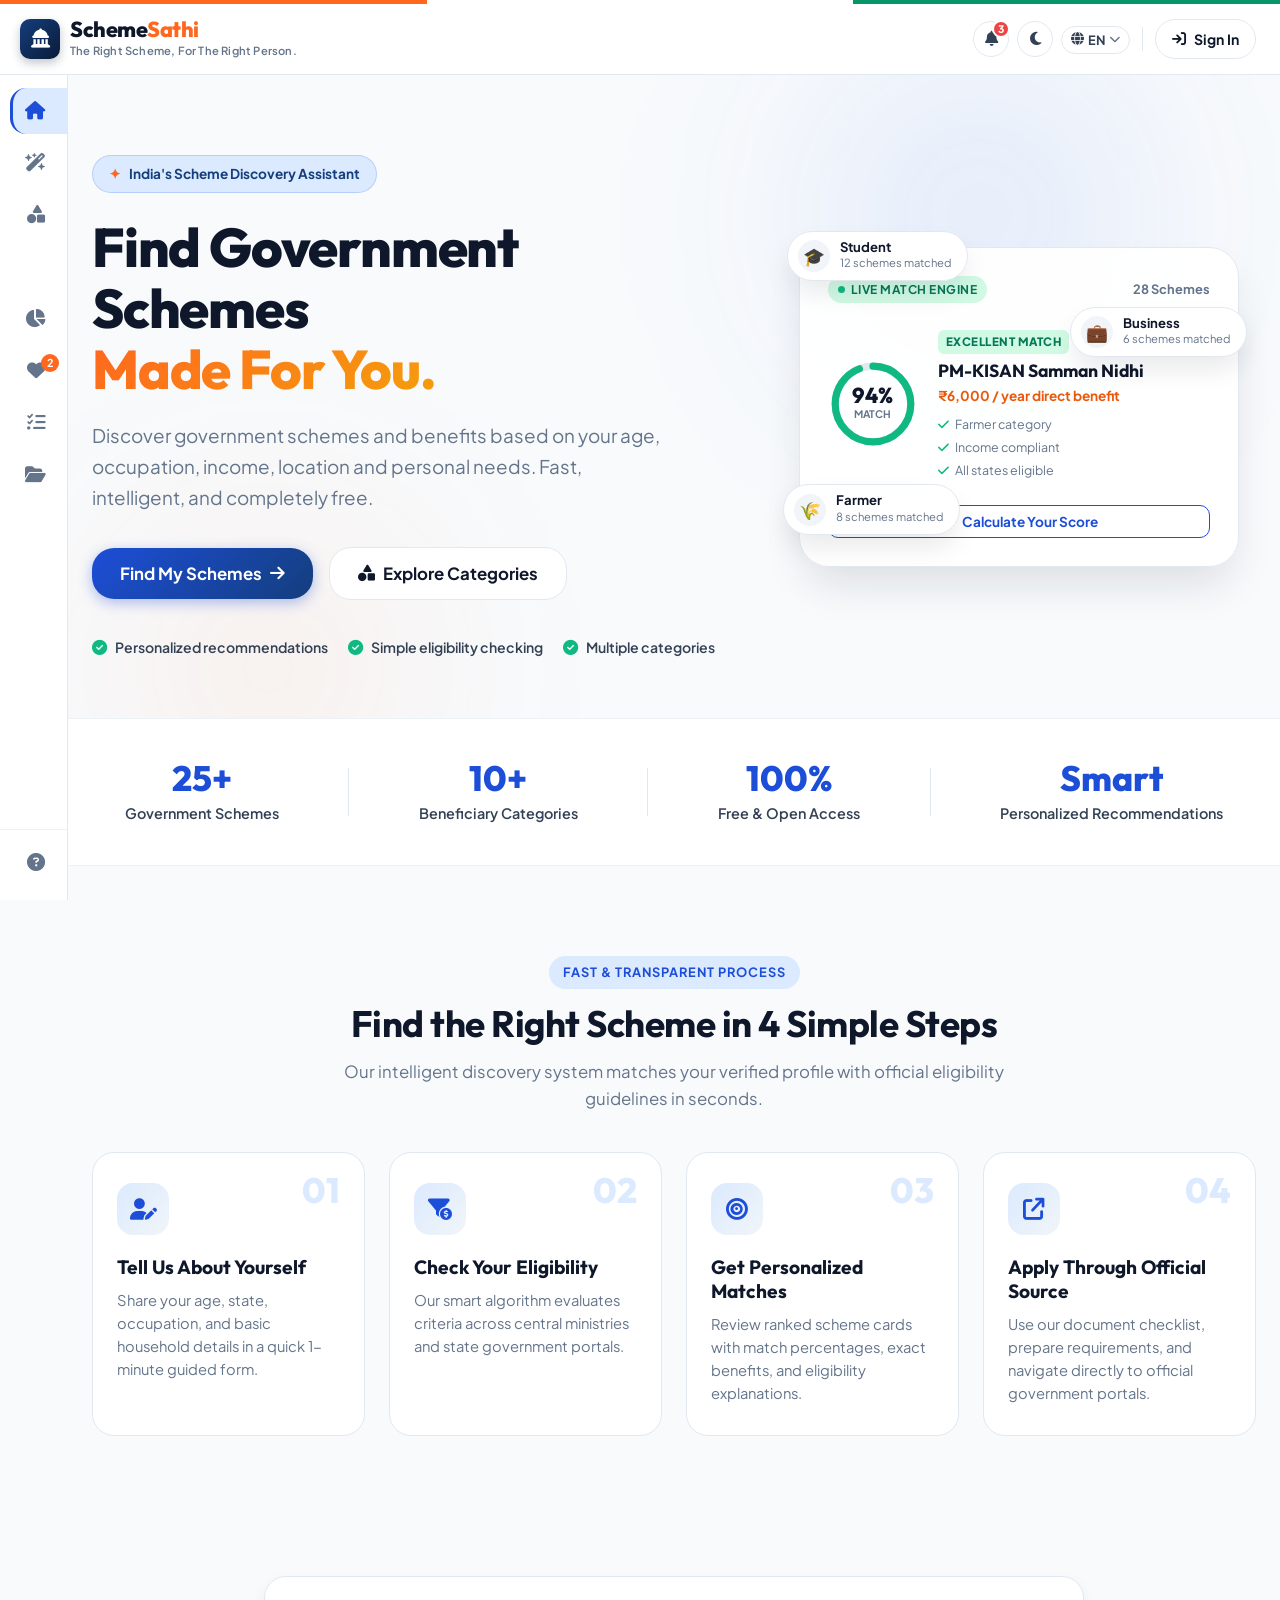
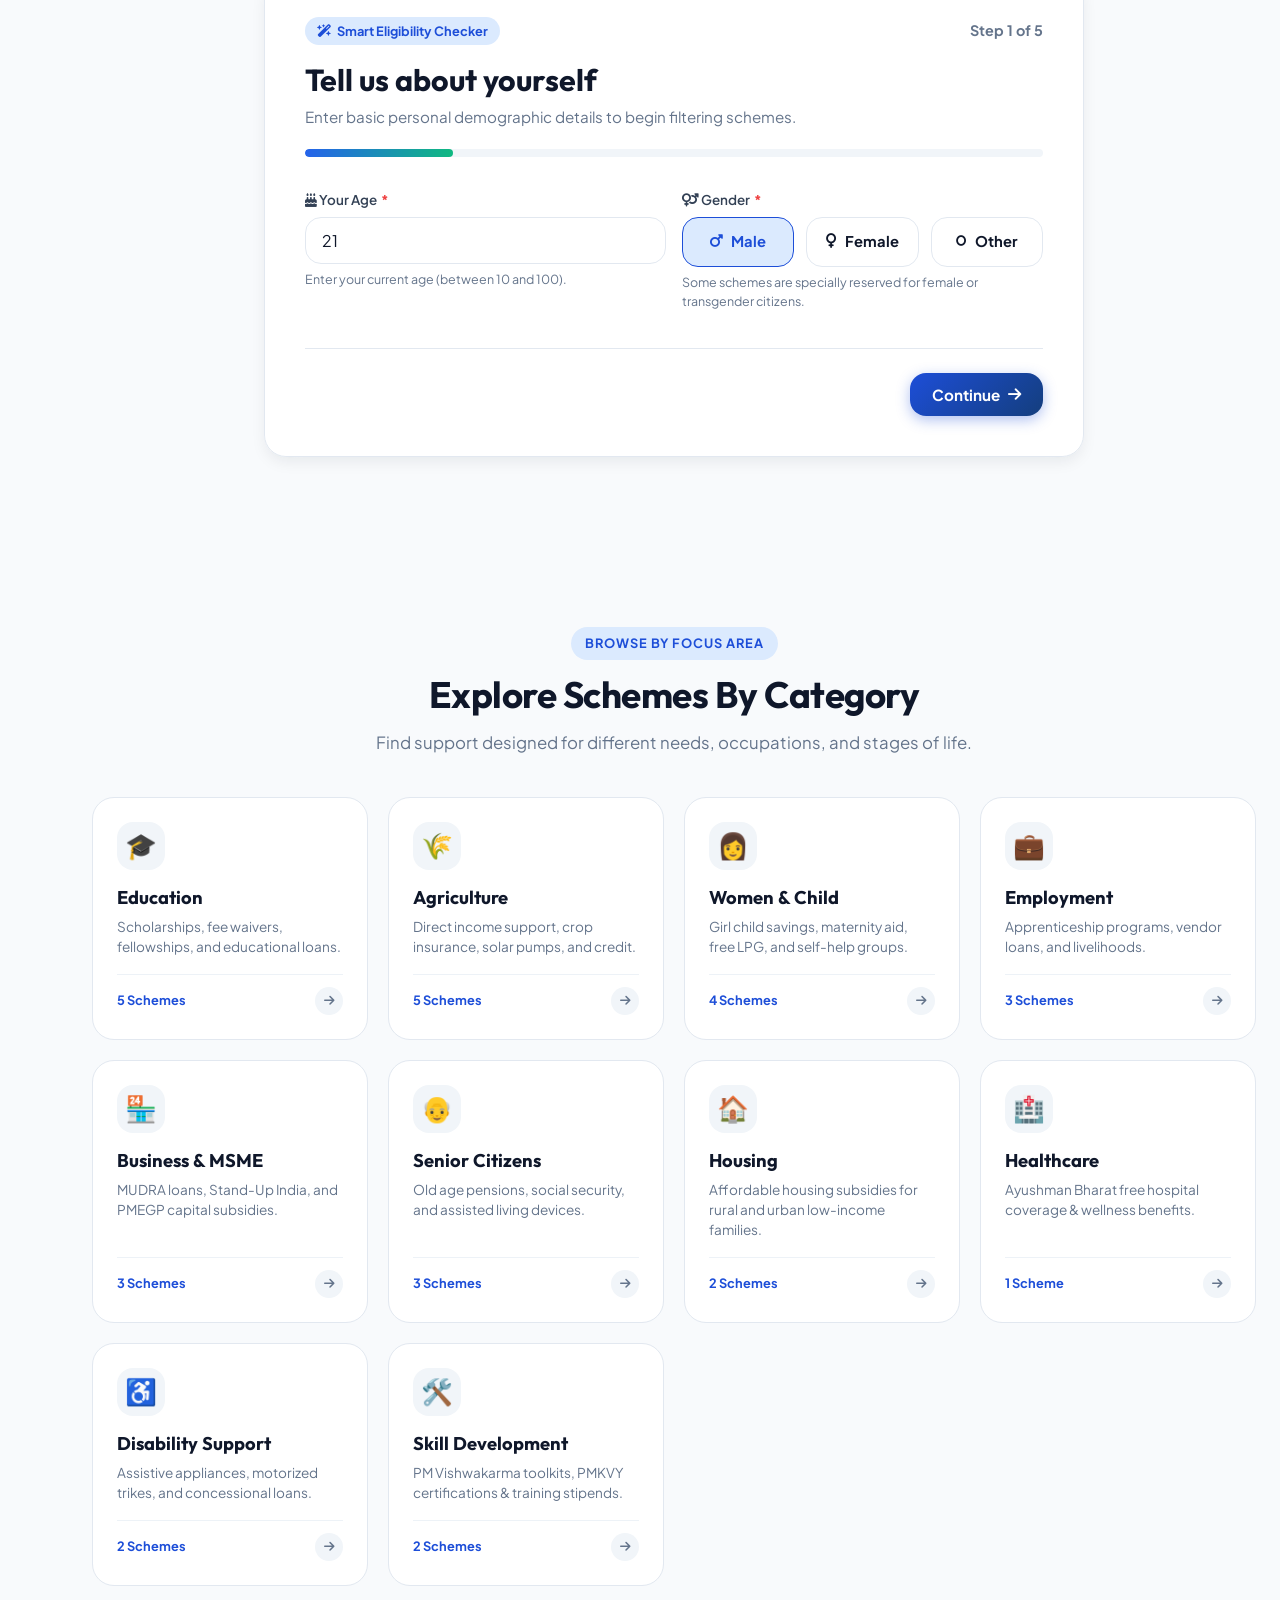
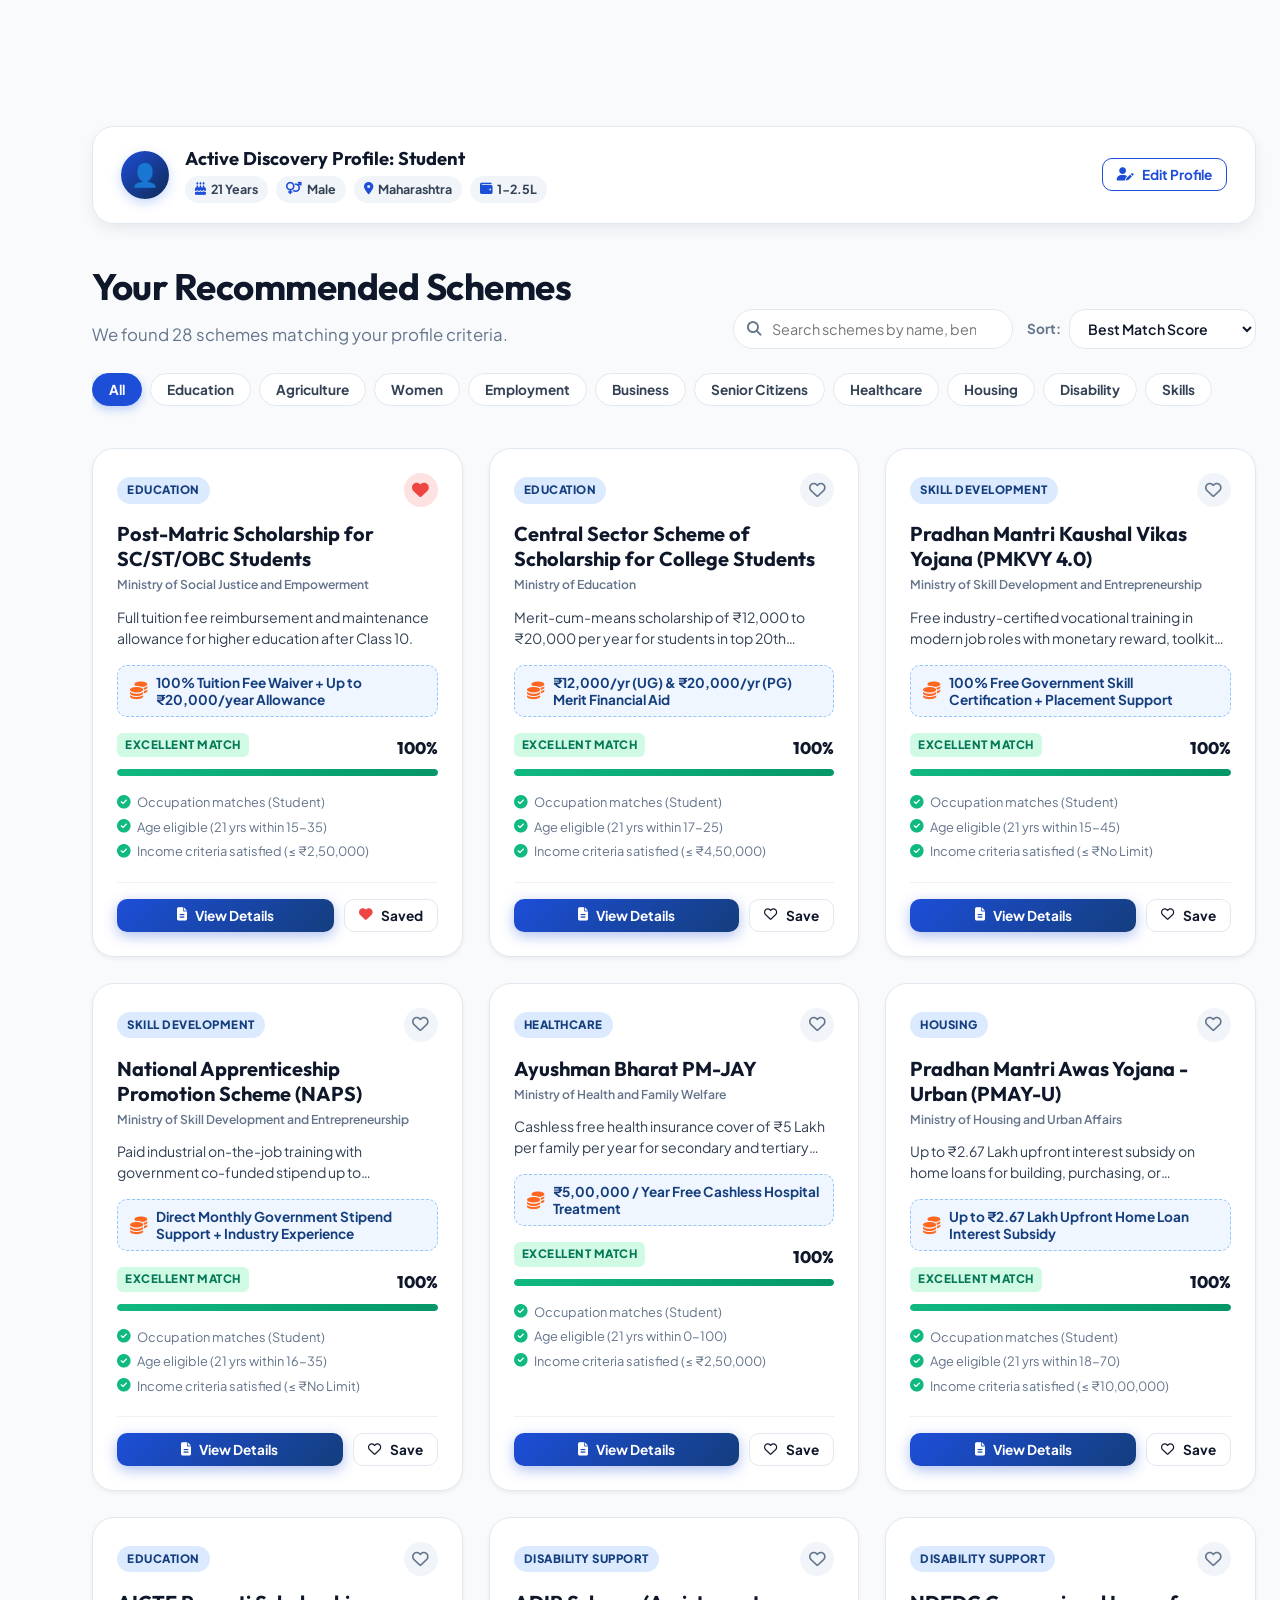
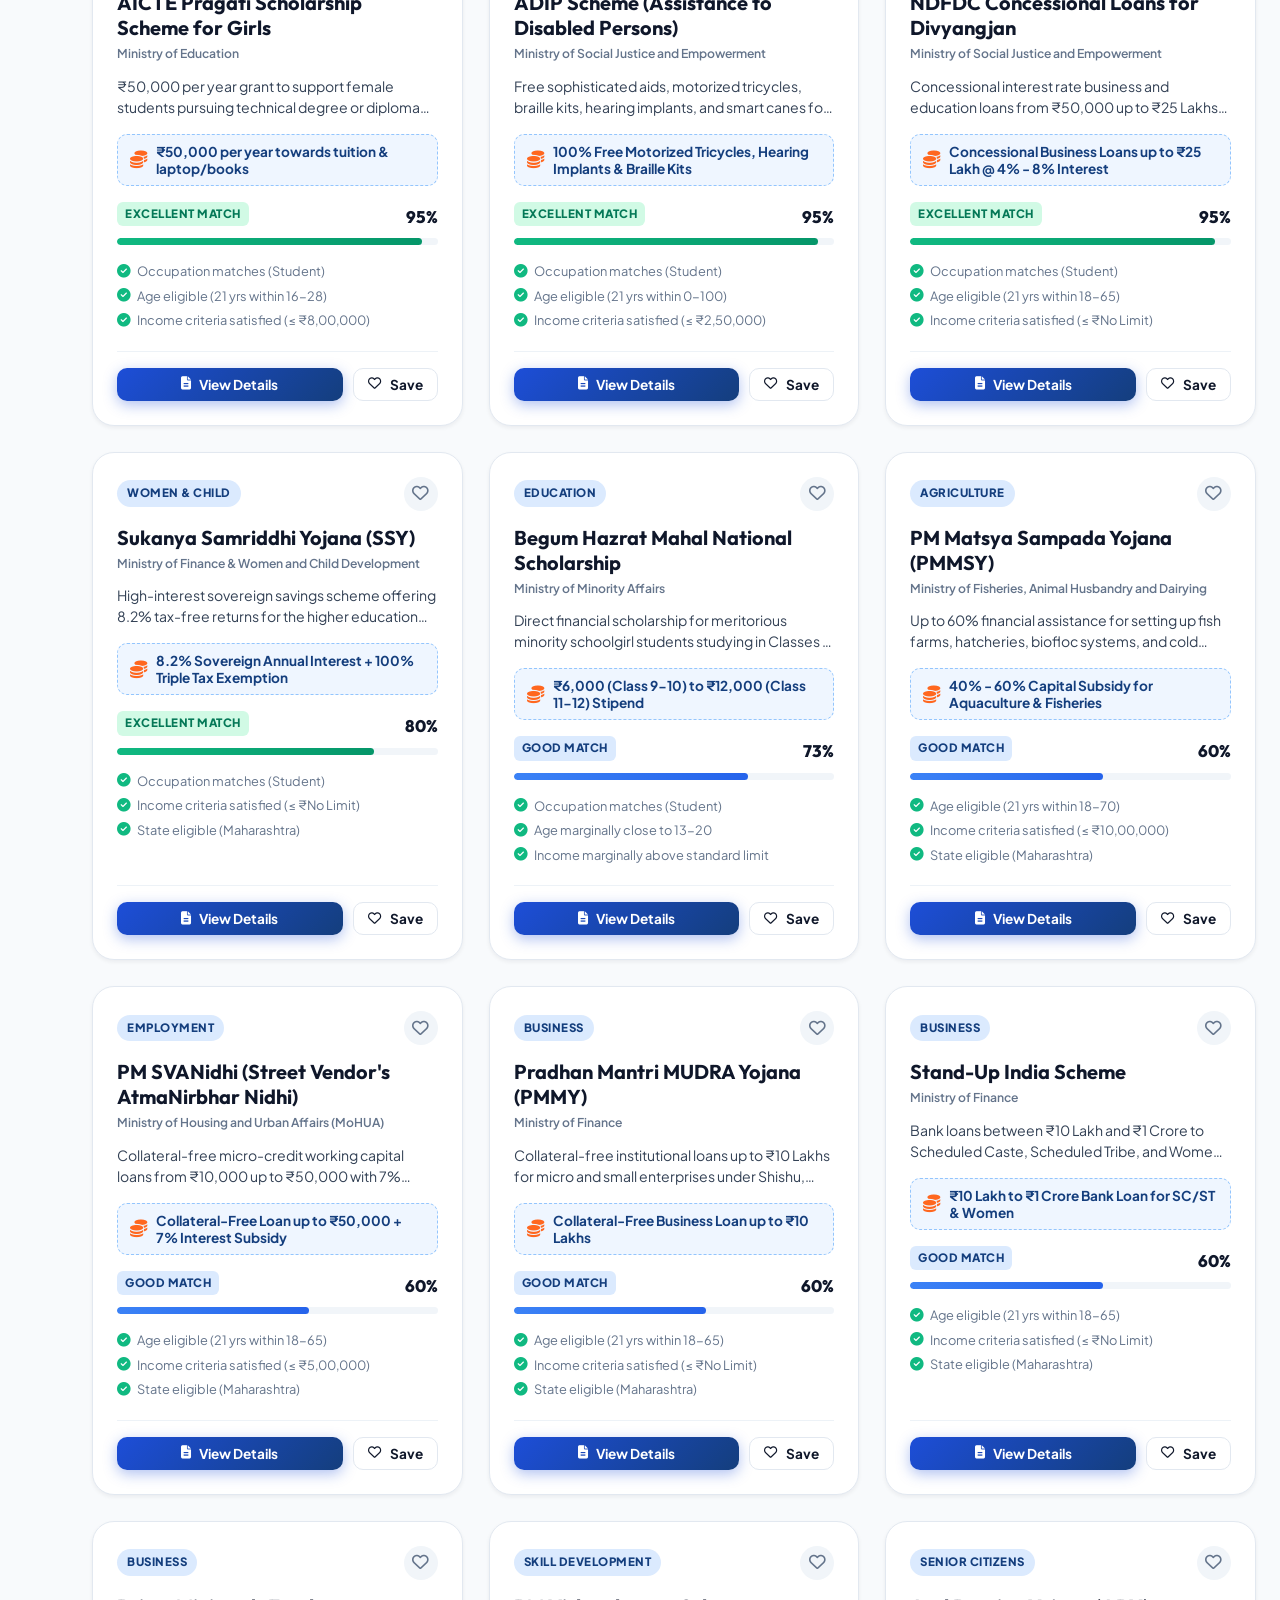
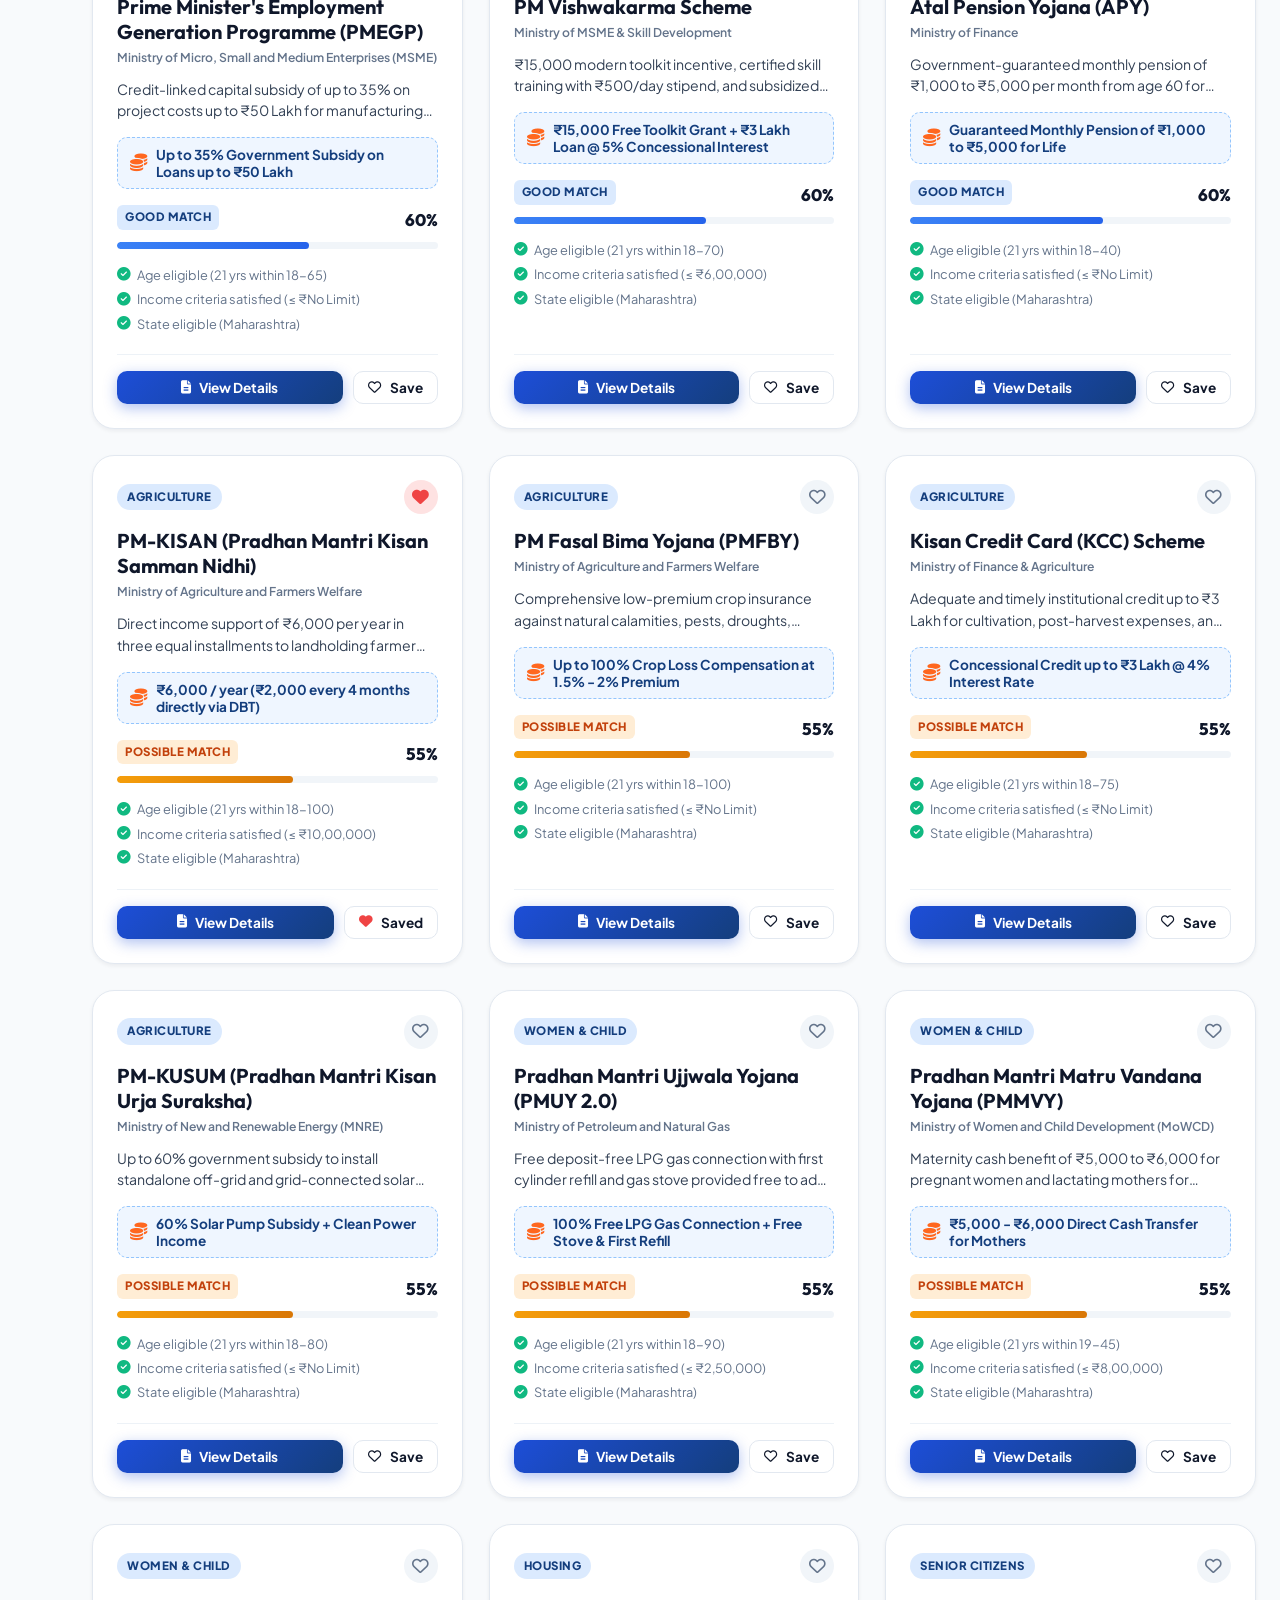
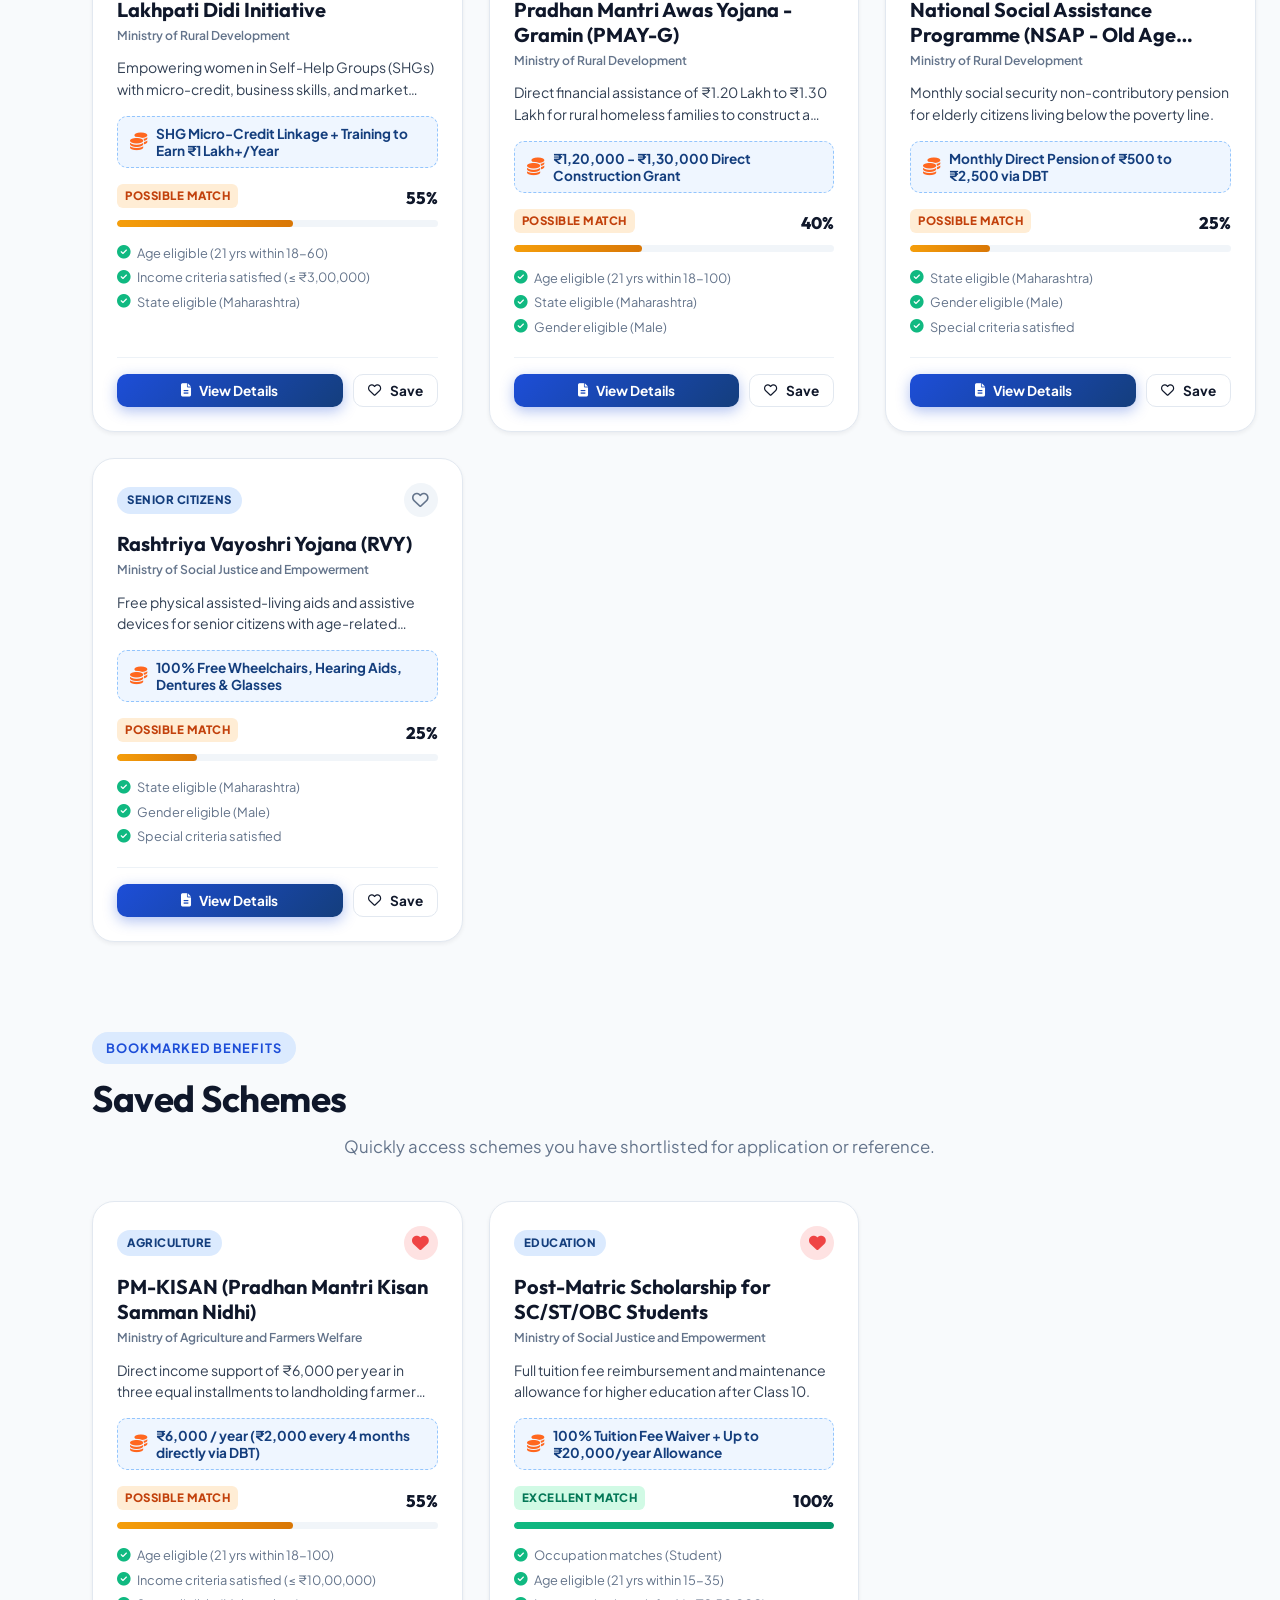
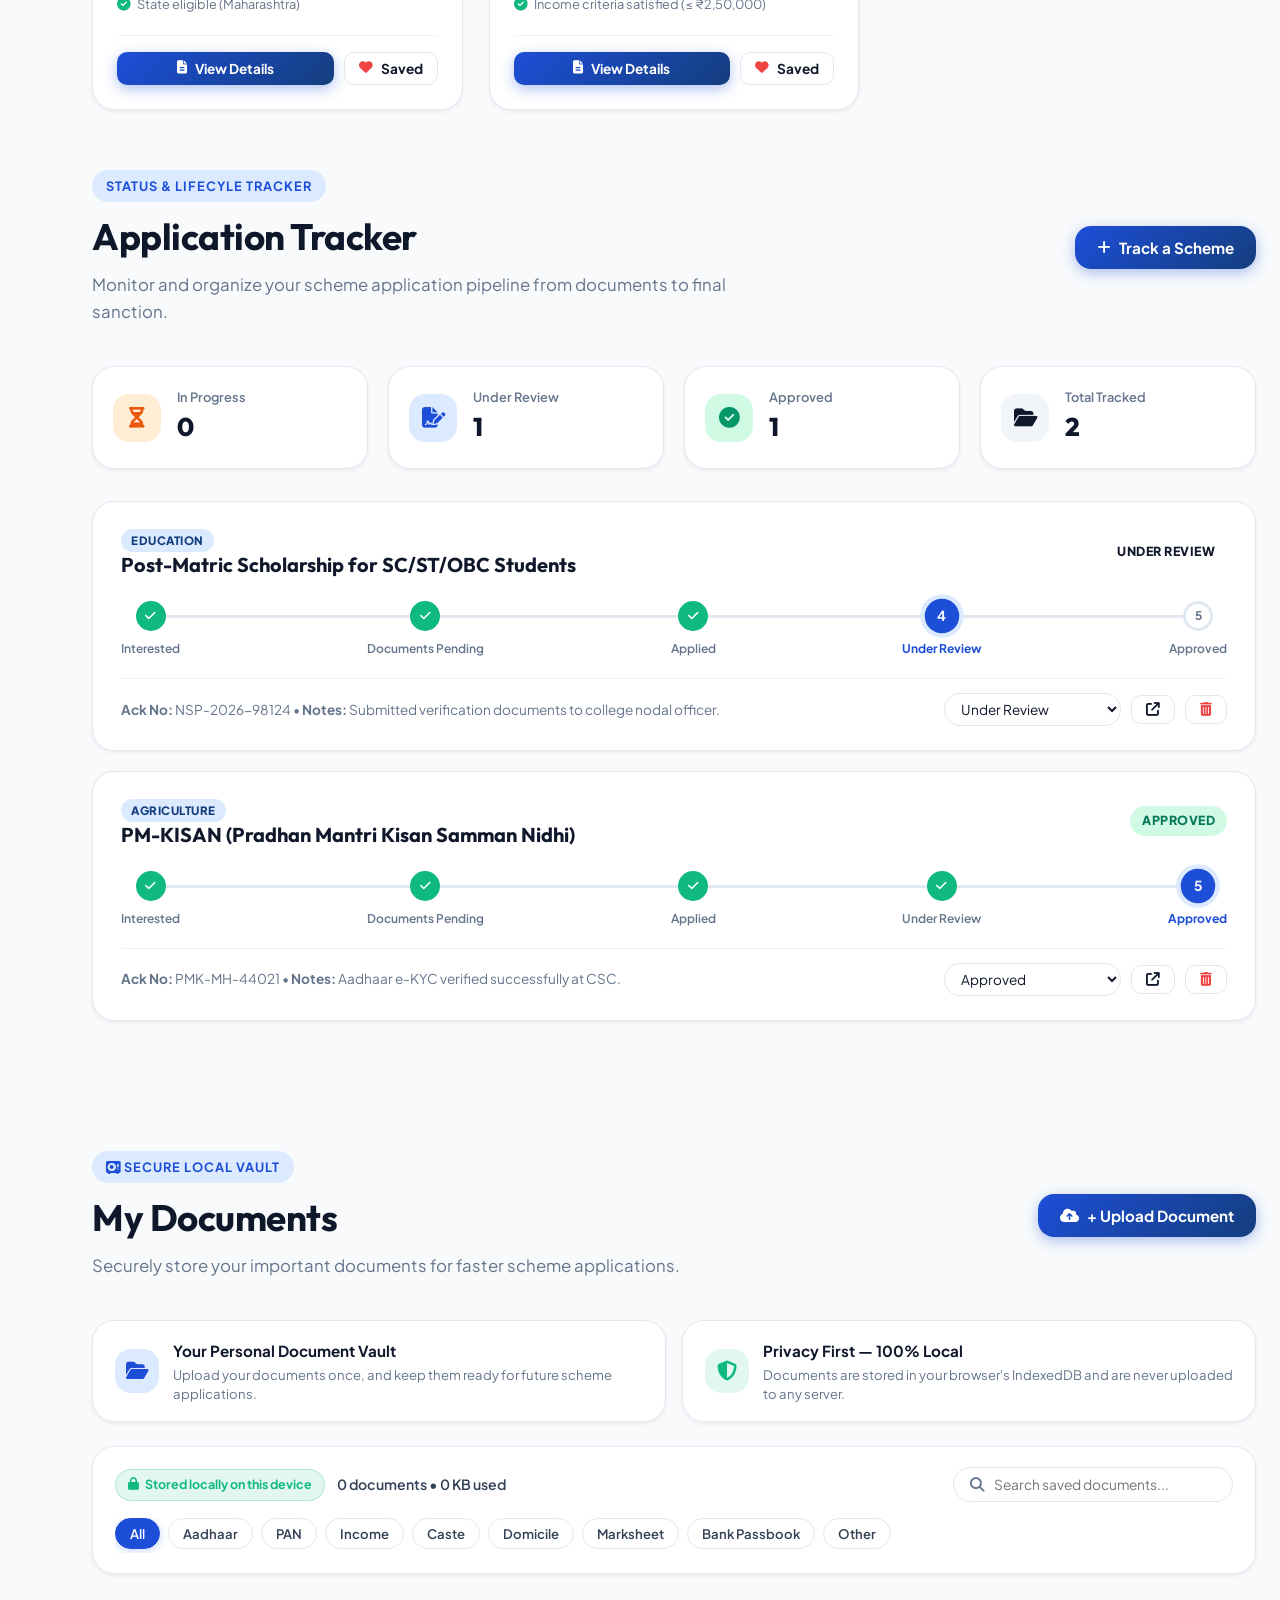
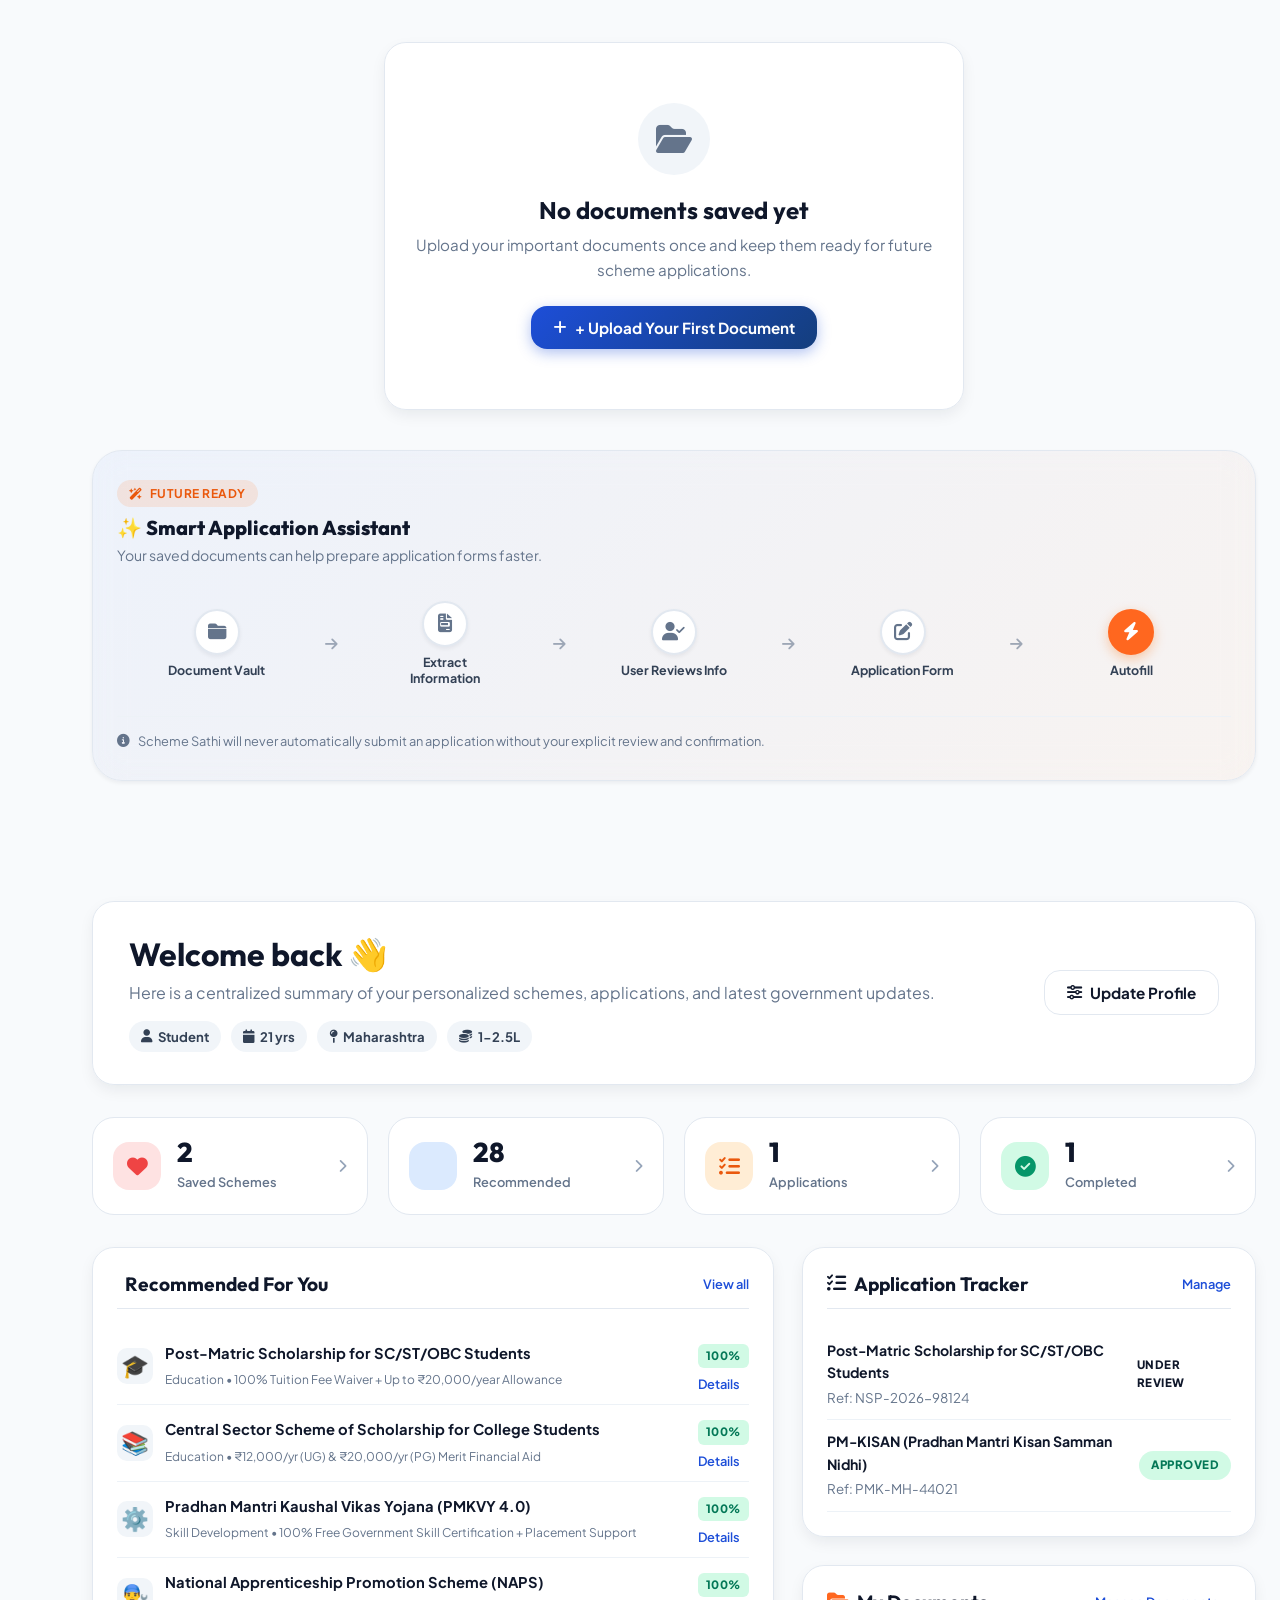
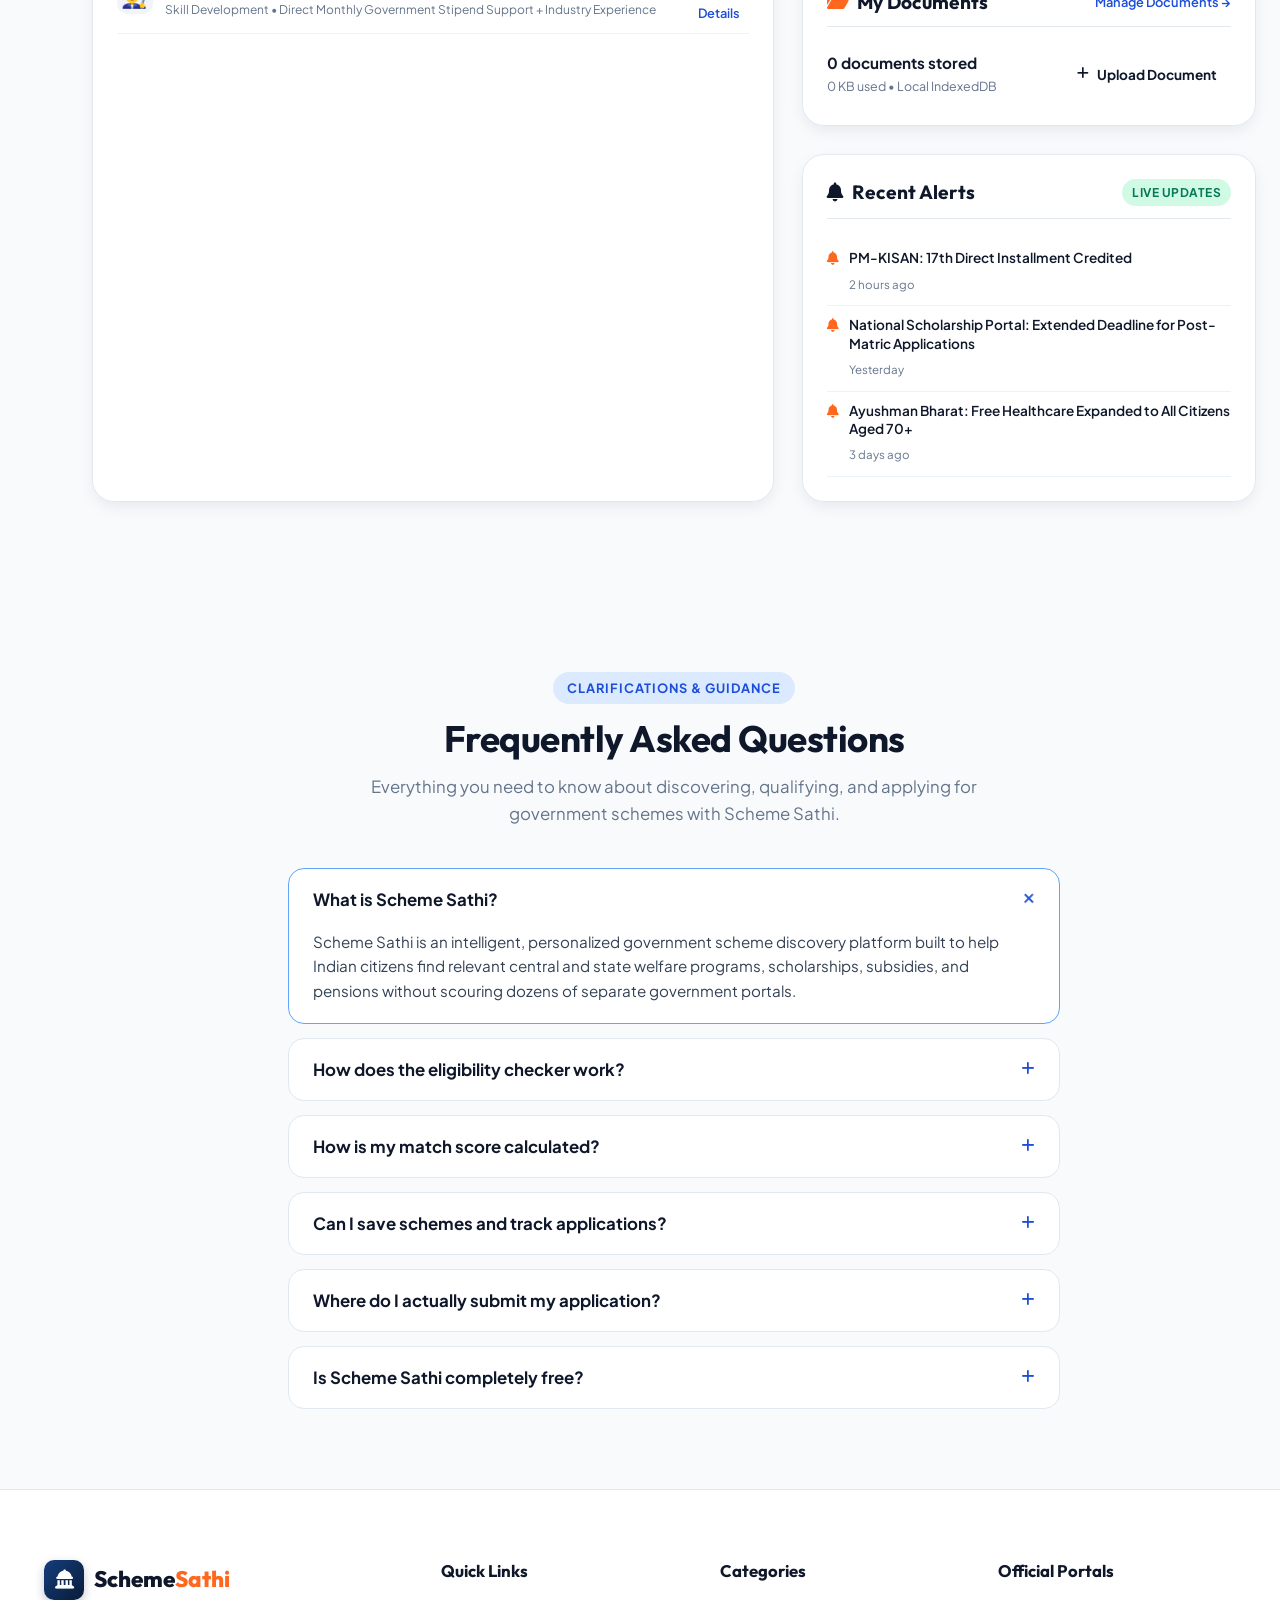
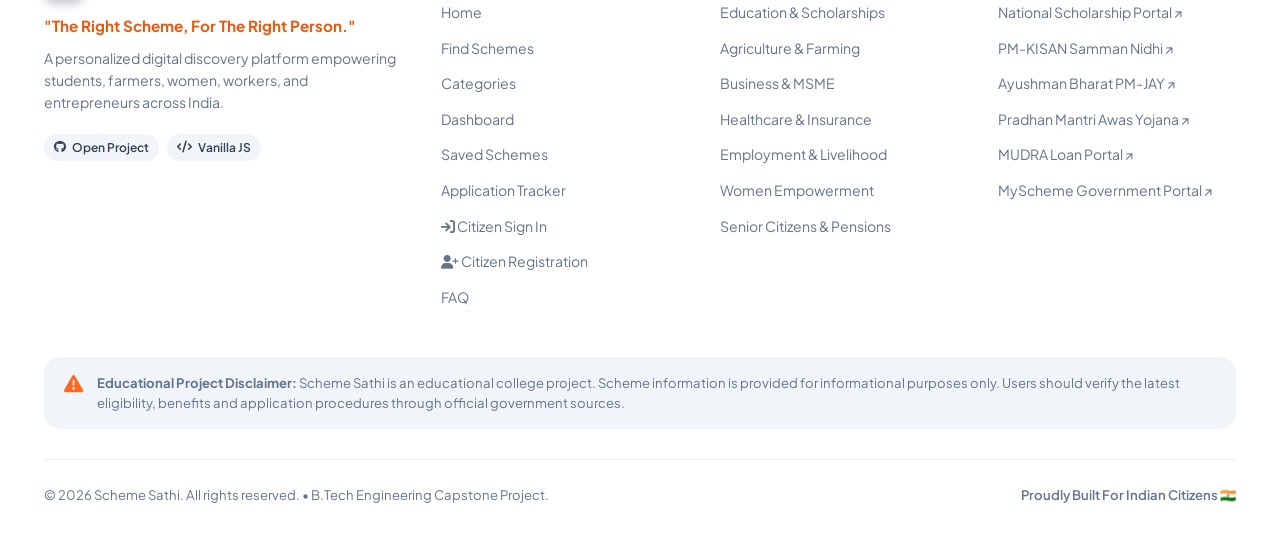
<file: index.html>
<!DOCTYPE html>
<html lang="en" data-theme="light">
<head>
    <meta charset="UTF-8">
    <meta name="viewport" content="width=device-width, initial-scale=1.0">
    <title>Scheme Sathi | The Right Scheme, For The Right Person</title>
    <meta name="description" content="Discover government schemes and benefits tailored to your age, occupation, income, and location. Free, instant, personalized scheme discovery for Indian citizens.">
    <link rel="icon" href="data:image/svg+xml,<svg xmlns=%22http://www.w3.org/2000/svg%22 viewBox=%220 0 100 100%22><text y=%22.9em%22 font-size=%2290%22>🏛️</text></svg>">

    <!-- Google Fonts -->
    <link rel="preconnect" href="https://fonts.googleapis.com">
    <link rel="preconnect" href="https://fonts.gstatic.com" crossorigin>
    <link href="https://fonts.googleapis.com/css2?family=Plus+Jakarta+Sans:ital,wght@0,300;0,400;0,500;0,600;0,700;0,800;1,400&family=Outfit:wght@500;600;700;800&display=swap" rel="stylesheet">

    <!-- Font Awesome 6.5.1 -->
    <link rel="stylesheet" href="https://cdnjs.cloudflare.com/ajax/libs/font-awesome/6.5.1/css/all.min.css">

    <!-- Stylesheet -->
    <link rel="stylesheet" href="style.css">
</head>
<body>

    <!-- Sticky Navigation Bar -->
    <header class="navbar-wrapper" id="mainNavbar">
        <!-- Subtle Tricolor Top Stripe -->
        <div class="tricolor-stripe" aria-hidden="true">
            <div class="stripe saffron"></div>
            <div class="stripe white"></div>
            <div class="stripe green"></div>
        </div>

        <div class="container navbar">
            <!-- Brand Logo & Mobile Sidebar Toggle -->
            <div class="navbar-left-group">
                <button class="sidebar-toggle-btn" id="sidebarToggleBtn" aria-label="Toggle Navigation Menu" onclick="toggleSidebarDrawer()">
                    <i class="fa-solid fa-bars" id="sidebarToggleIcon"></i>
                </button>
                <a href="#home" class="brand-logo" onclick="navigateTo('home')">
                    <div class="logo-icon-wrap">
                        <i class="fa-solid fa-landmark-dome"></i>
                    </div>
                    <div class="brand-text-block">
                        <span class="brand-name">Scheme<span class="highlight-saffron">Sathi</span></span>
                        <span class="brand-motto" data-i18n="brandTagline">The Right Scheme, For The Right Person.</span>
                    </div>
                </a>
            </div>

            <!-- Navbar Actions: Notifications, Theme, Language, Account Menu -->
            <div class="nav-actions-wrap">
                <!-- Notifications Bell -->
                <div class="notification-dropdown-wrapper">
                    <button class="icon-btn" id="notifBellBtn" title="Notifications" aria-label="Notifications" onclick="toggleNotificationPanel()">
                        <i class="fa-solid fa-bell"></i>
                        <span class="notif-badge" id="notifBadge">3</span>
                    </button>

                    <!-- Notifications Dropdown Drawer -->
                    <div class="notification-panel" id="notifPanel">
                        <div class="notif-header">
                            <h4 data-i18n="notifTitle">Notifications & Alerts</h4>
                            <button class="text-btn" id="clearNotifsBtn" onclick="markAllNotificationsRead()" data-i18n="markAllRead">Mark all read</button>
                        </div>
                        <div class="notif-list" id="notifList">
                            <!-- Dynamic Notifications -->
                        </div>
                    </div>
                </div>

                <!-- Theme Toggle Button -->
                <button class="icon-btn theme-toggle-btn" id="themeToggleBtn" onclick="toggleTheme()" title="Toggle Dark/Light Mode" aria-label="Toggle Theme">
                    <i class="fa-solid fa-moon" id="themeIcon"></i>
                </button>

                <!-- Language Switcher -->
                <div class="lang-dropdown-wrapper">
                    <button class="lang-selector-btn" id="langSelectorBtn" aria-label="Change Language" onclick="toggleLangMenu()">
                        <i class="fa-solid fa-globe"></i>
                        <span id="currentLangLabel">EN</span>
                        <i class="fa-solid fa-chevron-down caret-icon"></i>
                    </button>
                    <div class="lang-menu" id="langMenu">
                        <button class="lang-opt active" onclick="setLanguage('en')">English <span>(EN)</span></button>
                        <button class="lang-opt" onclick="setLanguage('hi')">हिन्दी <span>(HI)</span></button>
                        <button class="lang-opt" onclick="setLanguage('pa')">ਪੰਜਾਬੀ <span>(PA)</span></button>
                    </div>
                </div>

                <div class="nav-divider"></div>

                <!-- User Auth Profile / Login Button -->
                <div class="user-auth-wrapper" id="userAuthWrapper">
                    <!-- Populated dynamically via JS (Login button or User Profile Dropdown) -->
                </div>
            </div>
        </div>
    </header>

    <!-- Collapsible Left Sidebar -->
    <aside class="app-sidebar" id="appSidebar" aria-label="Scheme Sathi Navigation">
        <!-- Mobile Drawer Header (visible on mobile / tablet) -->
        <div class="sidebar-drawer-header">
            <div class="drawer-brand">
                <div class="logo-icon-wrap sm">
                    <i class="fa-solid fa-landmark-dome"></i>
                </div>
                <div class="brand-text-block">
                    <span class="brand-name sm">Scheme<span class="highlight-saffron">Sathi</span></span>
                </div>
            </div>
            <button class="drawer-close-btn" onclick="closeSidebarDrawer()" aria-label="Close Navigation">
                <i class="fa-solid fa-xmark"></i>
            </button>
        </div>

        <div class="sidebar-inner">
            <!-- Sidebar Navigation Items -->
            <nav class="sidebar-nav">
                <a href="#home" class="sidebar-nav-item active" data-nav="home" onclick="navigateTo('home')" title="Home">
                    <span class="sidebar-icon"><i class="fa-solid fa-house"></i></span>
                    <span class="sidebar-label" data-i18n="navHome">Home</span>
                </a>
                <a href="#wizard" class="sidebar-nav-item" data-nav="wizard" onclick="navigateTo('wizard')" title="Find Schemes">
                    <span class="sidebar-icon"><i class="fa-solid fa-wand-magic-sparkles"></i></span>
                    <span class="sidebar-label" data-i18n="navFind">Find Schemes</span>
                </a>
                <a href="#categories" class="sidebar-nav-item" data-nav="categories" onclick="navigateTo('categories')" title="Categories">
                    <span class="sidebar-icon"><i class="fa-solid fa-shapes"></i></span>
                    <span class="sidebar-label" data-i18n="navCategories">Categories</span>
                </a>
                <a href="#recommendations" class="sidebar-nav-item" data-nav="recommendations" onclick="navigateTo('recommendations')" title="Recommended">
                    <span class="sidebar-icon"><i class="fa-solid fa-sparkles"></i></span>
                    <span class="sidebar-label" data-i18n="navRecommended">Recommended</span>
                </a>
                <a href="#dashboard" class="sidebar-nav-item" data-nav="dashboard" onclick="navigateTo('dashboard')" title="Dashboard">
                    <span class="sidebar-icon"><i class="fa-solid fa-chart-pie"></i></span>
                    <span class="sidebar-label" data-i18n="navDashboard">Dashboard</span>
                </a>
                <a href="#saved" class="sidebar-nav-item" data-nav="saved" onclick="navigateTo('saved')" title="Saved">
                    <span class="sidebar-icon"><i class="fa-solid fa-heart"></i></span>
                    <span class="sidebar-label" data-i18n="navSaved">Saved</span>
                    <span class="sidebar-badge counter-badge" id="sidebarSavedBadge" style="display: none;">0</span>
                </a>
                <a href="#tracker" class="sidebar-nav-item" data-nav="tracker" onclick="navigateTo('tracker')" title="Tracker">
                    <span class="sidebar-icon"><i class="fa-solid fa-list-check"></i></span>
                    <span class="sidebar-label" data-i18n="navTracker">Tracker</span>
                </a>
                <a href="#documents" class="sidebar-nav-item" data-nav="documents" onclick="navigateTo('documents')" title="My Documents">
                    <span class="sidebar-icon"><i class="fa-solid fa-folder-open"></i></span>
                    <span class="sidebar-label" data-i18n="navDocuments">My Documents</span>
                    <span class="sidebar-badge counter-badge" id="sidebarDocBadge" style="display: none;">0</span>
                </a>
            </nav>

            <!-- Bottom Section: Help & FAQs and Mobile Account Area -->
            <div class="sidebar-bottom">
                <a href="#faq" class="sidebar-nav-item" data-nav="faq" onclick="navigateTo('faq')" title="Help & FAQs">
                    <span class="sidebar-icon"><i class="fa-solid fa-circle-question"></i></span>
                    <span class="sidebar-label" data-i18n="helpCenter">Help & FAQs</span>
                </a>
                <div class="mobile-sidebar-auth" id="mobileAuthContainer">
                    <!-- Populated dynamically via JS -->
                </div>
            </div>
        </div>
    </aside>

    <!-- Sidebar Backdrop for Mobile/Tablet Drawer -->
    <div class="sidebar-backdrop" id="sidebarBackdrop" onclick="closeSidebarDrawer()"></div>

    <!-- Main Container -->
    <main class="app-main-content">

        <!-- SECTION 1: HERO SECTION -->
        <section class="hero-section spa-section" id="homeSection">
            <div class="hero-ambient-glow glow-1"></div>
            <div class="hero-ambient-glow glow-2"></div>
            
            <div class="container hero-container">
                <!-- Left Hero Content -->
                <div class="hero-left-content">
                    <div class="hero-badge">
                        <span class="badge-sparkle">✦</span>
                        <span data-i18n="heroBadge">India's Scheme Discovery Assistant</span>
                    </div>

                    <h1 class="hero-title">
                        <span data-i18n="heroTitle1">Find Government Schemes</span><br>
                        <span class="accent-gradient" data-i18n="heroTitle2">Made For You.</span>
                    </h1>

                    <p class="hero-description" data-i18n="heroDesc">
                        Discover government schemes and benefits based on your age, occupation, income, location and personal needs. Fast, intelligent, and completely free.
                    </p>

                    <div class="hero-cta-buttons">
                        <button class="btn btn-primary btn-lg shadow-lift" onclick="startEligibilityWizard()">
                            <span data-i18n="heroBtnFind">Find My Schemes</span>
                            <i class="fa-solid fa-arrow-right"></i>
                        </button>
                        <button class="btn btn-secondary btn-lg" onclick="navigateTo('categories')">
                            <i class="fa-solid fa-shapes"></i>
                            <span data-i18n="heroBtnExplore">Explore Categories</span>
                        </button>
                    </div>

                    <!-- Trust Checkpoints -->
                    <div class="hero-checkpoints">
                        <div class="checkpoint-item">
                            <i class="fa-solid fa-circle-check"></i>
                            <span data-i18n="checkPoint1">Personalized recommendations</span>
                        </div>
                        <div class="checkpoint-item">
                            <i class="fa-solid fa-circle-check"></i>
                            <span data-i18n="checkPoint2">Simple eligibility checking</span>
                        </div>
                        <div class="checkpoint-item">
                            <i class="fa-solid fa-circle-check"></i>
                            <span data-i18n="checkPoint3">Multiple categories</span>
                        </div>
                    </div>
                </div>

                <!-- Right Hero Visual with Floating Dashboard Cards -->
                <div class="hero-right-visual">
                    <div class="visual-card-stage">
                        <!-- Main Hero Showcase Card -->
                        <div class="showcase-main-card glass-panel">
                            <div class="showcase-header">
                                <div class="badge-tag live-badge">
                                    <span class="pulsing-dot"></span> <span data-i18n="liveMatchTag">Live Match Engine</span>
                                </div>
                                <span class="scheme-count-tag" id="heroTotalCountTag">28 Schemes</span>
                            </div>

                            <div class="showcase-body">
                                <div class="score-ring-wrap">
                                    <div class="score-gauge">
                                        <svg viewBox="0 0 100 100" class="gauge-svg">
                                            <circle cx="50" cy="50" r="42" class="gauge-track"></circle>
                                            <circle cx="50" cy="50" r="42" class="gauge-progress"></circle>
                                        </svg>
                                        <div class="gauge-number">
                                            <span class="val">94%</span>
                                            <span class="lbl" data-i18n="scoreMatchLbl">Match</span>
                                        </div>
                                    </div>
                                </div>

                                <div class="showcase-info">
                                    <span class="match-rating-badge excellent" data-i18n="excellentMatch">Excellent Match</span>
                                    <h3 class="matched-scheme-title">PM-KISAN Samman Nidhi</h3>
                                    <p class="matched-scheme-benefit">₹6,000 / year direct benefit</p>
                                    <div class="matched-reasons">
                                        <span><i class="fa-solid fa-check"></i> Farmer category</span>
                                        <span><i class="fa-solid fa-check"></i> Income compliant</span>
                                        <span><i class="fa-solid fa-check"></i> All states eligible</span>
                                    </div>
                                </div>
                            </div>

                            <div class="showcase-footer">
                                <button class="btn btn-sm btn-outline-primary w-100" onclick="startEligibilityWizard()">
                                    <i class="fa-solid fa-sliders"></i> <span data-i18n="checkOwnScore">Calculate Your Score</span>
                                </button>
                            </div>
                        </div>

                        <!-- Floating Micro Card 1: Student -->
                        <div class="floating-bubble-card bubble-1 float-anim-1">
                            <div class="bubble-icon student-icon">🎓</div>
                            <div class="bubble-text">
                                <strong>Student</strong>
                                <span>12 schemes matched</span>
                            </div>
                        </div>

                        <!-- Floating Micro Card 2: Farmer -->
                        <div class="floating-bubble-card bubble-2 float-anim-2">
                            <div class="bubble-icon farmer-icon">🌾</div>
                            <div class="bubble-text">
                                <strong>Farmer</strong>
                                <span>8 schemes matched</span>
                            </div>
                        </div>

                        <!-- Floating Micro Card 3: Business -->
                        <div class="floating-bubble-card bubble-3 float-anim-3">
                            <div class="bubble-icon business-icon">💼</div>
                            <div class="bubble-text">
                                <strong>Business</strong>
                                <span>6 schemes matched</span>
                            </div>
                        </div>
                    </div>
                </div>
            </div>
        </section>

        <!-- TRUST & STATISTICS STRIP -->
        <section class="stats-strip-section">
            <div class="container stats-grid">
                <div class="stat-card">
                    <div class="stat-number">25+</div>
                    <div class="stat-label" data-i18n="statSchemes">Government Schemes</div>
                </div>
                <div class="stat-divider"></div>
                <div class="stat-card">
                    <div class="stat-number">10+</div>
                    <div class="stat-label" data-i18n="statCategories">Beneficiary Categories</div>
                </div>
                <div class="stat-divider"></div>
                <div class="stat-card">
                    <div class="stat-number">100%</div>
                    <div class="stat-label" data-i18n="statFree">Free & Open Access</div>
                </div>
                <div class="stat-divider"></div>
                <div class="stat-card">
                    <div class="stat-number">Smart</div>
                    <div class="stat-label" data-i18n="statPersonalized">Personalized Recommendations</div>
                </div>
            </div>
        </section>

        <!-- HOW IT WORKS SECTION -->
        <section class="how-it-works-section" id="howItWorksSection">
            <div class="container">
                <div class="section-header text-center">
                    <div class="section-subtitle-tag" data-i18n="howItWorksTag">Fast & Transparent Process</div>
                    <h2 class="section-title" data-i18n="howItWorksTitle">Find the Right Scheme in 4 Simple Steps</h2>
                    <p class="section-desc" data-i18n="howItWorksDesc">Our intelligent discovery system matches your verified profile with official eligibility guidelines in seconds.</p>
                </div>

                <div class="steps-grid">
                    <!-- Step 01 -->
                    <div class="step-card">
                        <div class="step-card-num">01</div>
                        <div class="step-icon-wrap">
                            <i class="fa-solid fa-user-pen"></i>
                        </div>
                        <h3 class="step-title" data-i18n="step1Title">Tell Us About Yourself</h3>
                        <p class="step-desc" data-i18n="step1Desc">Share your age, state, occupation, and basic household details in a quick 1-minute guided form.</p>
                    </div>

                    <!-- Step 02 -->
                    <div class="step-card">
                        <div class="step-card-num">02</div>
                        <div class="step-icon-wrap">
                            <i class="fa-solid fa-filter-circle-dollar"></i>
                        </div>
                        <h3 class="step-title" data-i18n="step2Title">Check Your Eligibility</h3>
                        <p class="step-desc" data-i18n="step2Desc">Our smart algorithm evaluates criteria across central ministries and state government portals.</p>
                    </div>

                    <!-- Step 03 -->
                    <div class="step-card">
                        <div class="step-card-num">03</div>
                        <div class="step-icon-wrap">
                            <i class="fa-solid fa-bullseye"></i>
                        </div>
                        <h3 class="step-title" data-i18n="step3Title">Get Personalized Matches</h3>
                        <p class="step-desc" data-i18n="step3Desc">Review ranked scheme cards with match percentages, exact benefits, and eligibility explanations.</p>
                    </div>

                    <!-- Step 04 -->
                    <div class="step-card">
                        <div class="step-card-num">04</div>
                        <div class="step-icon-wrap">
                            <i class="fa-solid fa-arrow-up-right-from-square"></i>
                        </div>
                        <h3 class="step-title" data-i18n="step4Title">Apply Through Official Source</h3>
                        <p class="step-desc" data-i18n="step4Desc">Use our document checklist, prepare requirements, and navigate directly to official government portals.</p>
                    </div>
                </div>
            </div>
        </section>

        <!-- SECTION 2: ELIGIBILITY WIZARD ("Find My Scheme") -->
        <section class="wizard-section spa-section" id="wizardSection">
            <div class="container">
                <div class="wizard-card-wrapper glass-panel">
                    
                    <!-- Wizard Header -->
                    <div class="wizard-header">
                        <div class="wizard-top-meta">
                            <div class="wizard-tag">
                                <i class="fa-solid fa-wand-magic-sparkles"></i>
                                <span data-i18n="wizardBadge">Smart Eligibility Checker</span>
                            </div>
                            <div class="wizard-step-counter" id="wizardStepIndicator">Step 1 of 5</div>
                        </div>

                        <h2 class="wizard-title" id="wizardStepTitle">Tell us about yourself</h2>
                        <p class="wizard-subtitle" id="wizardStepSubtitle">Enter basic personal demographic details to begin filtering schemes.</p>

                        <!-- Progress Bar -->
                        <div class="wizard-progress-track">
                            <div class="wizard-progress-bar" id="wizardProgressBar" style="width: 20%;"></div>
                        </div>
                    </div>

                    <!-- Form Wizard Body -->
                    <form id="schemeWizardForm" onsubmit="handleWizardSubmit(event)" novalidate>
                        
                        <!-- STEP 1: Personal (Age & Gender) -->
                        <div class="wizard-step-panel active" id="wizardStep1">
                            <div class="form-grid-2">
                                <div class="form-group">
                                    <label for="inputAge" class="form-label">
                                        <i class="fa-solid fa-cake-candles"></i> <span data-i18n="labelAge">Your Age</span> <span class="req">*</span>
                                    </label>
                                    <div class="input-with-icon">
                                        <input type="number" id="inputAge" class="form-control" placeholder="e.g. 21" min="10" max="100" required>
                                    </div>
                                    <small class="form-hint" data-i18n="hintAge">Enter your current age (between 10 and 100).</small>
                                    <div class="invalid-feedback" id="ageError">Please enter a valid age between 10 and 100.</div>
                                </div>

                                <div class="form-group">
                                    <label class="form-label">
                                        <i class="fa-solid fa-venus-mars"></i> <span data-i18n="labelGender">Gender</span> <span class="req">*</span>
                                    </label>
                                    <div class="gender-radio-group">
                                        <label class="gender-pill">
                                            <input type="radio" name="gender" value="Male" checked>
                                            <span class="pill-content"><i class="fa-solid fa-mars"></i> Male</span>
                                        </label>
                                        <label class="gender-pill">
                                            <input type="radio" name="gender" value="Female">
                                            <span class="pill-content"><i class="fa-solid fa-venus"></i> Female</span>
                                        </label>
                                        <label class="gender-pill">
                                            <input type="radio" name="gender" value="Other">
                                            <span class="pill-content"><i class="fa-solid fa-genderless"></i> Other</span>
                                        </label>
                                    </div>
                                    <small class="form-hint" data-i18n="hintGender">Some schemes are specially reserved for female or transgender citizens.</small>
                                </div>
                            </div>
                        </div>

                        <!-- STEP 2: Location (State & District) -->
                        <div class="wizard-step-panel" id="wizardStep2">
                            <div class="form-grid-2">
                                <div class="form-group">
                                    <label for="selectState" class="form-label">
                                        <i class="fa-solid fa-map-location-dot"></i> <span data-i18n="labelState">State / Union Territory</span> <span class="req">*</span>
                                    </label>
                                    <select id="selectState" class="form-control" required onchange="handleStateChange()">
                                        <option value="">-- Select Your State --</option>
                                    </select>
                                    <small class="form-hint" data-i18n="hintState">Select your state of domicile/residence.</small>
                                    <div class="invalid-feedback" id="stateError">Please select your state.</div>
                                </div>

                                <div class="form-group">
                                    <label for="inputDistrict" class="form-label">
                                        <i class="fa-solid fa-city"></i> <span data-i18n="labelDistrict">District / City</span>
                                    </label>
                                    <input type="text" id="inputDistrict" class="form-control" placeholder="e.g. Pune, Ludhiana, Lucknow">
                                    <small class="form-hint" data-i18n="hintDistrict">District helps find localized district-level benefits.</small>
                                </div>
                            </div>

                            <div class="form-group mt-3">
                                <label class="form-label">
                                    <i class="fa-solid fa-tree"></i> <span data-i18n="labelAreaType">Area of Residence</span>
                                </label>
                                <div class="gender-radio-group">
                                    <label class="gender-pill">
                                        <input type="radio" name="areaType" value="Rural" checked>
                                        <span class="pill-content"><i class="fa-solid fa-wheat-awn"></i> Rural</span>
                                    </label>
                                    <label class="gender-pill">
                                        <input type="radio" name="areaType" value="Urban">
                                        <span class="pill-content"><i class="fa-solid fa-building"></i> Urban</span>
                                    </label>
                                    <label class="gender-pill">
                                        <input type="radio" name="areaType" value="Semi-Urban">
                                        <span class="pill-content"><i class="fa-solid fa-shop"></i> Semi-Urban</span>
                                    </label>
                                </div>
                            </div>
                        </div>

                        <!-- STEP 3: Occupation -->
                        <div class="wizard-step-panel" id="wizardStep3">
                            <label class="form-label mb-2">
                                <i class="fa-solid fa-briefcase"></i> <span data-i18n="labelOccupation">What best describes your current occupation?</span> <span class="req">*</span>
                            </label>
                            
                            <div class="occupation-cards-grid">
                                <label class="occ-card">
                                    <input type="radio" name="occupation" value="Student" checked onchange="handleOccupationChange()">
                                    <div class="occ-content">
                                        <span class="occ-emoji">🎓</span>
                                        <div class="occ-title" data-i18n="occStudent">Student</div>
                                        <div class="occ-desc">School, College, University or Vocational studies</div>
                                    </div>
                                </label>

                                <label class="occ-card">
                                    <input type="radio" name="occupation" value="Farmer" onchange="handleOccupationChange()">
                                    <div class="occ-content">
                                        <span class="occ-emoji">🌾</span>
                                        <div class="occ-title" data-i18n="occFarmer">Farmer</div>
                                        <div class="occ-desc">Cultivators, agricultural workers, dairy, allied</div>
                                    </div>
                                </label>

                                <label class="occ-card">
                                    <input type="radio" name="occupation" value="Job Seeker" onchange="handleOccupationChange()">
                                    <div class="occ-content">
                                        <span class="occ-emoji">👨‍💼</span>
                                        <div class="occ-title" data-i18n="occJobSeeker">Job Seeker</div>
                                        <div class="occ-desc">Actively seeking formal or informal employment</div>
                                    </div>
                                </label>

                                <label class="occ-card">
                                    <input type="radio" name="occupation" value="Business Owner" onchange="handleOccupationChange()">
                                    <div class="occ-content">
                                        <span class="occ-emoji">🏪</span>
                                        <div class="occ-title" data-i18n="occBusiness">Business Owner</div>
                                        <div class="occ-desc">Micro, Small or Medium enterprises & startups</div>
                                    </div>
                                </label>

                                <label class="occ-card">
                                    <input type="radio" name="occupation" value="Self Employed" onchange="handleOccupationChange()">
                                    <div class="occ-content">
                                        <span class="occ-emoji">🧑‍💻</span>
                                        <div class="occ-title" data-i18n="occSelfEmployed">Self Employed</div>
                                        <div class="occ-desc">Freelancers, consultants, professionals, drivers</div>
                                    </div>
                                </label>

                                <label class="occ-card">
                                    <input type="radio" name="occupation" value="Worker" onchange="handleOccupationChange()">
                                    <div class="occ-content">
                                        <span class="occ-emoji">🧑‍🔧</span>
                                        <div class="occ-title" data-i18n="occWorker">Worker / Artisan</div>
                                        <div class="occ-desc">Craftspeople, daily wage, factory, street vendors</div>
                                    </div>
                                </label>

                                <label class="occ-card">
                                    <input type="radio" name="occupation" value="Homemaker" onchange="handleOccupationChange()">
                                    <div class="occ-content">
                                        <span class="occ-emoji">🏠</span>
                                        <div class="occ-title" data-i18n="occHomemaker">Homemaker</div>
                                        <div class="occ-desc">Managing home, women care, domestic support</div>
                                    </div>
                                </label>

                                <label class="occ-card">
                                    <input type="radio" name="occupation" value="Senior Citizen" onchange="handleOccupationChange()">
                                    <div class="occ-content">
                                        <span class="occ-emoji">👴</span>
                                        <div class="occ-title" data-i18n="occSenior">Senior Citizen</div>
                                        <div class="occ-desc">Aged 60+ years, retired or elderly citizens</div>
                                    </div>
                                </label>

                                <label class="occ-card">
                                    <input type="radio" name="occupation" value="Other" onchange="handleOccupationChange()">
                                    <div class="occ-content">
                                        <span class="occ-emoji">👥</span>
                                        <div class="occ-title" data-i18n="occOther">Other Citizen</div>
                                        <div class="occ-desc">General citizens seeking welfare programs</div>
                                    </div>
                                </label>
                            </div>
                        </div>

                        <!-- STEP 4: Financial Information -->
                        <div class="wizard-step-panel" id="wizardStep4">
                            <div class="form-group mb-4">
                                <label class="form-label">
                                    <i class="fa-solid fa-indian-rupee-sign"></i> <span data-i18n="labelIncome">Annual Family Income</span> <span class="req">*</span>
                                </label>
                                <div class="income-options-grid">
                                    <label class="income-pill">
                                        <input type="radio" name="incomeBracket" value="<1L" checked>
                                        <div class="pill-inner">
                                            <span class="income-badge">Low / BPL</span>
                                            <strong>Below ₹1 Lakh</strong>
                                            <small>&lt; ₹1,00,000 / year</small>
                                        </div>
                                    </label>

                                    <label class="income-pill">
                                        <input type="radio" name="incomeBracket" value="1-2.5L">
                                        <div class="pill-inner">
                                            <span class="income-badge">Lower Middle</span>
                                            <strong>₹1 – ₹2.5 Lakh</strong>
                                            <small>Eligible for most scholarships</small>
                                        </div>
                                    </label>

                                    <label class="income-pill">
                                        <input type="radio" name="incomeBracket" value="2.5-5L">
                                        <div class="pill-inner">
                                            <span class="income-badge">Middle</span>
                                            <strong>₹2.5 – ₹5 Lakh</strong>
                                            <small>Qualifies for credit & subsidies</small>
                                        </div>
                                    </label>

                                    <label class="income-pill">
                                        <input type="radio" name="incomeBracket" value="5-10L">
                                        <div class="pill-inner">
                                            <span class="income-badge">Upper Middle</span>
                                            <strong>₹5 – ₹10 Lakh</strong>
                                            <small>MSME & housing loans</small>
                                        </div>
                                    </label>

                                    <label class="income-pill">
                                        <input type="radio" name="incomeBracket" value=">10L">
                                        <div class="pill-inner">
                                            <span class="income-badge">Higher</span>
                                            <strong>Above ₹10 Lakh</strong>
                                            <small>&gt; ₹10,00,000 / year</small>
                                        </div>
                                    </label>
                                </div>
                            </div>

                            <div class="form-group">
                                <label for="selectSocialCategory" class="form-label">
                                    <i class="fa-solid fa-users"></i> <span data-i18n="labelSocialCategory">Social Category / Reservation</span>
                                </label>
                                <select id="selectSocialCategory" class="form-control">
                                    <option value="General">General / Open</option>
                                    <option value="OBC">Other Backward Classes (OBC)</option>
                                    <option value="SC">Scheduled Caste (SC)</option>
                                    <option value="ST">Scheduled Tribe (ST)</option>
                                    <option value="EWS">Economically Weaker Section (EWS)</option>
                                </select>
                                <small class="form-hint" data-i18n="hintSocialCategory">Certain affirmative action schemes are reserved for specific social categories.</small>
                            </div>
                        </div>

                        <!-- STEP 5: Additional Conditional Information -->
                        <div class="wizard-step-panel" id="wizardStep5">
                            
                            <!-- Conditional: Student Education Level -->
                            <div class="form-group conditional-block" id="condStudentGroup">
                                <label for="selectEducationLevel" class="form-label">
                                    <i class="fa-solid fa-graduation-cap"></i> <span data-i18n="labelEducationLevel">Current Education Level</span>
                                </label>
                                <select id="selectEducationLevel" class="form-control">
                                    <option value="School 10th/12th">School (Class 9th, 10th, 11th, or 12th)</option>
                                    <option value="Diploma/ITI">Diploma / ITI / Polytechnic</option>
                                    <option value="Undergraduate" selected>Undergraduate (B.Tech, B.Sc, B.Com, BA, etc.)</option>
                                    <option value="Postgraduate">Postgraduate (M.Tech, M.Sc, MBA, MA, etc.)</option>
                                    <option value="PhD">PhD / Doctoral / Research Scholar</option>
                                </select>
                                <small class="form-hint">Used for matching post-matric scholarships and educational grants.</small>
                            </div>

                            <!-- Conditional: Farmer Landholding -->
                            <div class="form-group conditional-block" id="condFarmerGroup" style="display: none;">
                                <label for="selectLandHolding" class="form-label">
                                    <i class="fa-solid fa-tractor"></i> <span data-i18n="labelLandHolding">Land Ownership / Holding Size</span>
                                </label>
                                <select id="selectLandHolding" class="form-control">
                                    <option value="Marginal">Marginal Farmer (Less than 1 Hectare / 2.5 Acres)</option>
                                    <option value="Small" selected>Small Farmer (1 to 2 Hectares / 2.5 to 5 Acres)</option>
                                    <option value="Medium">Medium / Large Farmer (More than 2 Hectares)</option>
                                    <option value="Landless">Landless / Tenant Farmer / Sharecropper</option>
                                </select>
                                <small class="form-hint">Determines eligibility for PM-KISAN, crop insurance, and subsidized farm equipment.</small>
                            </div>

                            <!-- Conditional: Business Owner Enterprise Stage -->
                            <div class="form-group conditional-block" id="condBusinessGroup" style="display: none;">
                                <label for="selectBusinessType" class="form-label">
                                    <i class="fa-solid fa-store"></i> <span data-i18n="labelBusinessType">Business Type / Scale</span>
                                </label>
                                <select id="selectBusinessType" class="form-control">
                                    <option value="Micro">Micro Enterprise / Nano Venture (Investment &lt; ₹1 Cr)</option>
                                    <option value="Small">Small Enterprise (Investment &lt; ₹10 Cr)</option>
                                    <option value="Medium">Medium Enterprise (Investment &lt; ₹50 Cr)</option>
                                    <option value="Vendor">Street Vendor / Hawkers / Artisan Unit</option>
                                    <option value="Aspiring">Aspiring Entrepreneur / New Business Idea</option>
                                </select>
                                <small class="form-hint">Matches MUDRA loans, PMEGP, PM SVANidhi, and Stand-Up India schemes.</small>
                            </div>

                            <!-- Common Special Criteria: Disability & Minority -->
                            <div class="form-grid-2 mt-4">
                                <div class="checkbox-card">
                                    <label class="custom-checkbox-wrap">
                                        <input type="checkbox" id="checkDisability">
                                        <span class="custom-checkmark"></span>
                                        <div class="checkbox-text">
                                            <strong>Person with Disability (Divyangjan)</strong>
                                            <span>40% or more benchmark disability (UDID holder)</span>
                                        </div>
                                    </label>
                                </div>

                                <div class="checkbox-card">
                                    <label class="custom-checkbox-wrap">
                                        <input type="checkbox" id="checkMinority">
                                        <span class="custom-checkmark"></span>
                                        <div class="checkbox-text">
                                            <strong>Minority Community</strong>
                                            <span>Muslim, Christian, Sikh, Buddhist, Jain, Parsi</span>
                                        </div>
                                    </label>
                                </div>
                            </div>
                        </div>

                        <!-- Wizard Footer Buttons -->
                        <div class="wizard-footer-nav">
                            <button type="button" class="btn btn-secondary" id="wizardPrevBtn" onclick="navigateWizard(-1)" style="display: none;">
                                <i class="fa-solid fa-arrow-left"></i> <span data-i18n="btnBack">Back</span>
                            </button>

                            <button type="button" class="btn btn-primary ml-auto" id="wizardNextBtn" onclick="navigateWizard(1)">
                                <span data-i18n="btnContinue">Continue</span> <i class="fa-solid fa-arrow-right"></i>
                            </button>

                            <button type="submit" class="btn btn-primary btn-sparkle ml-auto" id="wizardSubmitBtn" style="display: none;">
                                <i class="fa-solid fa-wand-magic-sparkles"></i> <span data-i18n="btnFindSchemes">Find My Schemes ✨</span>
                            </button>
                        </div>
                    </form>
                </div>
            </div>
        </section>

        <!-- SECTION 3: CATEGORIES -->
        <section class="categories-section spa-section" id="categoriesSection">
            <div class="container">
                <div class="section-header text-center">
                    <div class="section-subtitle-tag" data-i18n="categoriesTag">Browse by Focus Area</div>
                    <h2 class="section-title" data-i18n="categoriesTitle">Explore Schemes By Category</h2>
                    <p class="section-desc" data-i18n="categoriesDesc">Find support designed for different needs, occupations, and stages of life.</p>
                </div>

                <div class="categories-grid" id="categoriesContainer">
                    <div class="category-card" onclick="filterByCategory('Education')">
                        <div class="cat-icon-box cat-edu">🎓</div>
                        <h3 class="cat-title" data-i18n="catEducation">Education</h3>
                        <p class="cat-desc">Scholarships, fee waivers, fellowships, and educational loans.</p>
                        <div class="cat-footer">
                            <span class="cat-count">5 Schemes</span>
                            <span class="cat-arrow"><i class="fa-solid fa-arrow-right"></i></span>
                        </div>
                    </div>

                    <div class="category-card" onclick="filterByCategory('Agriculture')">
                        <div class="cat-icon-box cat-agri">🌾</div>
                        <h3 class="cat-title" data-i18n="catAgriculture">Agriculture</h3>
                        <p class="cat-desc">Direct income support, crop insurance, solar pumps, and credit.</p>
                        <div class="cat-footer">
                            <span class="cat-count">5 Schemes</span>
                            <span class="cat-arrow"><i class="fa-solid fa-arrow-right"></i></span>
                        </div>
                    </div>

                    <div class="category-card" onclick="filterByCategory('Women & Child')">
                        <div class="cat-icon-box cat-women">👩</div>
                        <h3 class="cat-title" data-i18n="catWomen">Women & Child</h3>
                        <p class="cat-desc">Girl child savings, maternity aid, free LPG, and self-help groups.</p>
                        <div class="cat-footer">
                            <span class="cat-count">4 Schemes</span>
                            <span class="cat-arrow"><i class="fa-solid fa-arrow-right"></i></span>
                        </div>
                    </div>

                    <div class="category-card" onclick="filterByCategory('Employment')">
                        <div class="cat-icon-box cat-emp">💼</div>
                        <h3 class="cat-title" data-i18n="catEmployment">Employment</h3>
                        <p class="cat-desc">Apprenticeship programs, vendor loans, and livelihoods.</p>
                        <div class="cat-footer">
                            <span class="cat-count">3 Schemes</span>
                            <span class="cat-arrow"><i class="fa-solid fa-arrow-right"></i></span>
                        </div>
                    </div>

                    <div class="category-card" onclick="filterByCategory('Business')">
                        <div class="cat-icon-box cat-biz">🏪</div>
                        <h3 class="cat-title" data-i18n="catBusiness">Business & MSME</h3>
                        <p class="cat-desc">MUDRA loans, Stand-Up India, and PMEGP capital subsidies.</p>
                        <div class="cat-footer">
                            <span class="cat-count">3 Schemes</span>
                            <span class="cat-arrow"><i class="fa-solid fa-arrow-right"></i></span>
                        </div>
                    </div>

                    <div class="category-card" onclick="filterByCategory('Senior Citizens')">
                        <div class="cat-icon-box cat-senior">👴</div>
                        <h3 class="cat-title" data-i18n="catSenior">Senior Citizens</h3>
                        <p class="cat-desc">Old age pensions, social security, and assisted living devices.</p>
                        <div class="cat-footer">
                            <span class="cat-count">3 Schemes</span>
                            <span class="cat-arrow"><i class="fa-solid fa-arrow-right"></i></span>
                        </div>
                    </div>

                    <div class="category-card" onclick="filterByCategory('Housing')">
                        <div class="cat-icon-box cat-house">🏠</div>
                        <h3 class="cat-title" data-i18n="catHousing">Housing</h3>
                        <p class="cat-desc">Affordable housing subsidies for rural and urban low-income families.</p>
                        <div class="cat-footer">
                            <span class="cat-count">2 Schemes</span>
                            <span class="cat-arrow"><i class="fa-solid fa-arrow-right"></i></span>
                        </div>
                    </div>

                    <div class="category-card" onclick="filterByCategory('Healthcare')">
                        <div class="cat-icon-box cat-health">🏥</div>
                        <h3 class="cat-title" data-i18n="catHealthcare">Healthcare</h3>
                        <p class="cat-desc">Ayushman Bharat free hospital coverage & wellness benefits.</p>
                        <div class="cat-footer">
                            <span class="cat-count">1 Scheme</span>
                            <span class="cat-arrow"><i class="fa-solid fa-arrow-right"></i></span>
                        </div>
                    </div>

                    <div class="category-card" onclick="filterByCategory('Disability Support')">
                        <div class="cat-icon-box cat-disability">♿</div>
                        <h3 class="cat-title" data-i18n="catDisability">Disability Support</h3>
                        <p class="cat-desc">Assistive appliances, motorized trikes, and concessional loans.</p>
                        <div class="cat-footer">
                            <span class="cat-count">2 Schemes</span>
                            <span class="cat-arrow"><i class="fa-solid fa-arrow-right"></i></span>
                        </div>
                    </div>

                    <div class="category-card" onclick="filterByCategory('Skill Development')">
                        <div class="cat-icon-box cat-skill">🛠️</div>
                        <h3 class="cat-title" data-i18n="catSkill">Skill Development</h3>
                        <p class="cat-desc">PM Vishwakarma toolkits, PMKVY certifications & training stipends.</p>
                        <div class="cat-footer">
                            <span class="cat-count">2 Schemes</span>
                            <span class="cat-arrow"><i class="fa-solid fa-arrow-right"></i></span>
                        </div>
                    </div>
                </div>
            </div>
        </section>

        <!-- SECTION 4: RECOMMENDED SCHEMES / RESULTS -->
        <section class="recommendations-section spa-section" id="recommendationsSection">
            <div class="container">
                
                <!-- Active Profile Summary Strip -->
                <div class="profile-summary-card glass-panel" id="profileSummaryCard">
                    <div class="profile-left-meta">
                        <div class="avatar-circle" id="profileAvatarIcon">👤</div>
                        <div class="profile-text">
                            <h4 class="profile-greeting"><span data-i18n="profileActiveTitle">Active Discovery Profile</span>: <span id="summaryOccupation">General Citizen</span></h4>
                            <div class="profile-chips-row">
                                <span class="profile-chip"><i class="fa-solid fa-cake-candles"></i> <span id="summaryAge">21 Years</span></span>
                                <span class="profile-chip"><i class="fa-solid fa-venus-mars"></i> <span id="summaryGender">Male</span></span>
                                <span class="profile-chip"><i class="fa-solid fa-location-dot"></i> <span id="summaryState">All India</span></span>
                                <span class="profile-chip"><i class="fa-solid fa-wallet"></i> <span id="summaryIncome">&lt; ₹2.5 Lakh</span></span>
                            </div>
                        </div>
                    </div>
                    <div class="profile-actions">
                        <button class="btn btn-sm btn-outline-primary" onclick="startEligibilityWizard()">
                            <i class="fa-solid fa-user-pen"></i> <span data-i18n="btnEditProfile">Edit Profile</span>
                        </button>
                    </div>
                </div>

                <!-- Section Title & Results Count -->
                <div class="results-header-row">
                    <div>
                        <h2 class="section-title" data-i18n="recommendedHeading">Your Recommended Schemes</h2>
                        <p class="section-desc" id="recommendedSubheading">We found 8 schemes matching your profile criteria.</p>
                    </div>

                    <!-- Search & Filter Controls -->
                    <div class="search-sort-bar">
                        <div class="search-box-wrap">
                            <i class="fa-solid fa-magnifying-glass search-icon"></i>
                            <input type="text" id="schemeSearchInput" class="search-input" placeholder="Search schemes by name, benefit..." oninput="handleSearchInput(event)">
                            <button class="clear-search-btn" id="clearSearchBtn" onclick="clearSearch()" style="display: none;">
                                <i class="fa-solid fa-xmark"></i>
                            </button>
                        </div>

                        <div class="sort-box-wrap">
                            <label for="schemeSortSelect" class="sort-lbl" data-i18n="sortLbl">Sort:</label>
                            <select id="schemeSortSelect" class="sort-select" onchange="handleSortChange()">
                                <option value="bestMatch">Best Match Score</option>
                                <option value="nameAsc">Scheme Name (A-Z)</option>
                                <option value="category">Category</option>
                            </select>
                        </div>
                    </div>
                </div>

                <!-- Category Filter Pills -->
                <div class="filter-pills-row" id="filterPillsContainer">
                    <button class="filter-pill active" data-cat="All" onclick="filterByCatPill('All')">All</button>
                    <button class="filter-pill" data-cat="Education" onclick="filterByCatPill('Education')">Education</button>
                    <button class="filter-pill" data-cat="Agriculture" onclick="filterByCatPill('Agriculture')">Agriculture</button>
                    <button class="filter-pill" data-cat="Women & Child" onclick="filterByCatPill('Women & Child')">Women</button>
                    <button class="filter-pill" data-cat="Employment" onclick="filterByCatPill('Employment')">Employment</button>
                    <button class="filter-pill" data-cat="Business" onclick="filterByCatPill('Business')">Business</button>
                    <button class="filter-pill" data-cat="Senior Citizens" onclick="filterByCatPill('Senior Citizens')">Senior Citizens</button>
                    <button class="filter-pill" data-cat="Healthcare" onclick="filterByCatPill('Healthcare')">Healthcare</button>
                    <button class="filter-pill" data-cat="Housing" onclick="filterByCatPill('Housing')">Housing</button>
                    <button class="filter-pill" data-cat="Disability Support" onclick="filterByCatPill('Disability Support')">Disability</button>
                    <button class="filter-pill" data-cat="Skill Development" onclick="filterByCatPill('Skill Development')">Skills</button>
                </div>

                <!-- Schemes Results Grid -->
                <div class="schemes-cards-grid" id="schemesGridContainer">
                    <!-- Dynamic Scheme Cards Rendered via JS -->
                </div>

                <!-- Polished Empty State for Recommendations / Search -->
                <div class="empty-state-card glass-panel" id="schemesEmptyState" style="display: none;">
                    <div class="empty-icon-wrap">
                        <i class="fa-solid fa-filter-circle-xmark"></i>
                    </div>
                    <h3 class="empty-title" data-i18n="emptySchemesTitle">No Matching Schemes Found</h3>
                    <p class="empty-desc" data-i18n="emptySchemesDesc">Try loosening your search keywords, switching categories, or editing your profile details.</p>
                    <div class="empty-actions">
                        <button class="btn btn-secondary" onclick="resetFilters()">
                            <i class="fa-solid fa-arrows-rotate"></i> <span data-i18n="btnResetFilters">Reset Filters</span>
                        </button>
                        <button class="btn btn-primary" onclick="startEligibilityWizard()">
                            <i class="fa-solid fa-wand-magic-sparkles"></i> <span data-i18n="btnRetakeWizard">Update Profile</span>
                        </button>
                    </div>
                </div>

            </div>
        </section>

        <!-- SECTION 5: SAVED SCHEMES -->
        <section class="saved-schemes-section spa-section" id="savedSection">
            <div class="container">
                <div class="section-header">
                    <div class="section-subtitle-tag" data-i18n="savedTag">Bookmarked Benefits</div>
                    <h2 class="section-title" data-i18n="savedHeading">Saved Schemes</h2>
                    <p class="section-desc" data-i18n="savedDesc">Quickly access schemes you have shortlisted for application or reference.</p>
                </div>

                <!-- Saved Schemes Grid -->
                <div class="schemes-cards-grid" id="savedSchemesContainer">
                    <!-- Populated dynamically via JS -->
                </div>

                <!-- Empty State for Saved Schemes -->
                <div class="empty-state-card glass-panel" id="savedEmptyState">
                    <div class="empty-icon-wrap heart-empty">
                        <i class="fa-regular fa-heart"></i>
                    </div>
                    <h3 class="empty-title" data-i18n="savedEmptyTitle">No Saved Schemes Yet</h3>
                    <p class="empty-desc" data-i18n="savedEmptyDesc">Explore recommended schemes and click the heart icon to save benefits you want to apply for later.</p>
                    <button class="btn btn-primary" onclick="navigateTo('recommendations')">
                        <i class="fa-solid fa-sparkles"></i> <span data-i18n="btnExploreRecommendations">Explore Schemes</span>
                    </button>
                </div>
            </div>
        </section>

        <!-- SECTION 6: APPLICATION TRACKER -->
        <section class="tracker-section spa-section" id="trackerSection">
            <div class="container">
                <div class="section-header d-flex-between">
                    <div>
                        <div class="section-subtitle-tag" data-i18n="trackerTag">Status & Lifecyle Tracker</div>
                        <h2 class="section-title" data-i18n="trackerHeading">Application Tracker</h2>
                        <p class="section-desc" data-i18n="trackerDesc">Monitor and organize your scheme application pipeline from documents to final sanction.</p>
                    </div>
                    <div class="header-action-wrap">
                        <button class="btn btn-primary" onclick="openAddToTrackerModal()">
                            <i class="fa-solid fa-plus"></i> <span data-i18n="btnTrackScheme">Track a Scheme</span>
                        </button>
                    </div>
                </div>

                <!-- Tracker Metric Badges -->
                <div class="tracker-metrics-grid">
                    <div class="tracker-metric-card">
                        <div class="tm-icon pending"><i class="fa-solid fa-hourglass-half"></i></div>
                        <div class="tm-info">
                            <span class="tm-label">In Progress</span>
                            <strong class="tm-val" id="trackerInProgressCount">0</strong>
                        </div>
                    </div>
                    <div class="tracker-metric-card">
                        <div class="tm-icon review"><i class="fa-solid fa-file-signature"></i></div>
                        <div class="tm-info">
                            <span class="tm-label">Under Review</span>
                            <strong class="tm-val" id="trackerUnderReviewCount">0</strong>
                        </div>
                    </div>
                    <div class="tracker-metric-card">
                        <div class="tm-icon approved"><i class="fa-solid fa-circle-check"></i></div>
                        <div class="tm-info">
                            <span class="tm-label">Approved</span>
                            <strong class="tm-val" id="trackerApprovedCount">0</strong>
                        </div>
                    </div>
                    <div class="tracker-metric-card">
                        <div class="tm-icon total"><i class="fa-solid fa-folder-open"></i></div>
                        <div class="tm-info">
                            <span class="tm-label">Total Tracked</span>
                            <strong class="tm-val" id="trackerTotalCount">0</strong>
                        </div>
                    </div>
                </div>

                <!-- Applications List Container -->
                <div class="applications-list-wrap" id="applicationsListContainer">
                    <!-- Dynamic Application Cards with Interactive Pipeline Bar -->
                </div>

                <!-- Empty State for Application Tracker -->
                <div class="empty-state-card glass-panel" id="trackerEmptyState">
                    <div class="empty-icon-wrap">
                        <i class="fa-solid fa-clipboard-list"></i>
                    </div>
                    <h3 class="empty-title" data-i18n="trackerEmptyTitle">No Applications Tracked Yet</h3>
                    <p class="empty-desc" data-i18n="trackerEmptyDesc">Start tracking a scheme to record your application reference number, document readiness, and approval progress.</p>
                    <button class="btn btn-primary" onclick="openAddToTrackerModal()">
                        <i class="fa-solid fa-plus"></i> <span data-i18n="btnAddFirstApp">Add First Scheme to Tracker</span>
                    </button>
                </div>
            </div>
        </section>

        <!-- SECTION 6b: DOCUMENT VAULT / MY DOCUMENTS -->
        <section class="documents-section spa-section" id="documentsSection">
            <div class="container">
                <!-- Section Header -->
                <div class="section-header d-flex-between">
                    <div>
                        <div class="section-subtitle-tag"><i class="fa-solid fa-vault"></i> Secure Local Vault</div>
                        <h2 class="section-title">My Documents</h2>
                        <p class="section-desc">Securely store your important documents for faster scheme applications.</p>
                    </div>
                    <div class="header-action-wrap">
                        <button class="btn btn-primary" onclick="openUploadDocumentModal()">
                            <i class="fa-solid fa-cloud-arrow-up"></i> <span>+ Upload Document</span>
                        </button>
                    </div>
                </div>

                <!-- Info Cards Banner -->
                <div class="vault-info-banner-grid">
                    <div class="vault-info-card glass-panel">
                        <div class="vic-icon"><i class="fa-solid fa-folder-open"></i></div>
                        <div class="vic-content">
                            <strong>Your Personal Document Vault</strong>
                            <p>Upload your documents once, and keep them ready for future scheme applications.</p>
                        </div>
                    </div>
                    <div class="vault-info-card glass-panel privacy">
                        <div class="vic-icon"><i class="fa-solid fa-shield-halved"></i></div>
                        <div class="vic-content">
                            <strong>Privacy First — 100% Local</strong>
                            <p>Documents are stored in your browser's IndexedDB and are never uploaded to any server.</p>
                        </div>
                    </div>
                </div>

                <!-- Storage Metric & Filter Controls Bar -->
                <div class="vault-controls-card glass-panel">
                    <div class="vc-top-row">
                        <div class="vault-storage-status">
                            <span class="storage-badge"><i class="fa-solid fa-lock"></i> Stored locally on this device</span>
                            <span class="storage-text" id="vaultStorageText">0 documents • 0 KB used</span>
                        </div>
                        <div class="vault-search-box">
                            <i class="fa-solid fa-magnifying-glass"></i>
                            <input type="text" id="docSearchInput" placeholder="Search saved documents..." oninput="handleDocumentSearch(this.value)">
                        </div>
                    </div>

                    <!-- Category Filter Pills -->
                    <div class="doc-filter-pills" id="docFilterPills">
                        <button class="doc-pill active" onclick="filterDocumentsByCategory('All')">All</button>
                        <button class="doc-pill" onclick="filterDocumentsByCategory('Aadhaar Card')">Aadhaar</button>
                        <button class="doc-pill" onclick="filterDocumentsByCategory('PAN Card')">PAN</button>
                        <button class="doc-pill" onclick="filterDocumentsByCategory('Income Certificate')">Income</button>
                        <button class="doc-pill" onclick="filterDocumentsByCategory('Caste Certificate')">Caste</button>
                        <button class="doc-pill" onclick="filterDocumentsByCategory('Domicile Certificate')">Domicile</button>
                        <button class="doc-pill" onclick="filterDocumentsByCategory('Marksheet')">Marksheet</button>
                        <button class="doc-pill" onclick="filterDocumentsByCategory('Bank Passbook')">Bank Passbook</button>
                        <button class="doc-pill" onclick="filterDocumentsByCategory('Other Document')">Other</button>
                    </div>
                </div>

                <!-- Documents Cards Grid -->
                <div class="doc-cards-grid" id="documentsGrid">
                    <!-- Populated dynamically via JS from IndexedDB -->
                </div>

                <!-- Empty State (Shown when 0 documents match) -->
                <div class="empty-state-card glass-panel" id="documentsEmptyState" style="display: none;">
                    <div class="empty-icon-wrap">
                        <i class="fa-solid fa-folder-open"></i>
                    </div>
                    <h3 class="empty-title">No documents saved yet</h3>
                    <p class="empty-desc">Upload your important documents once and keep them ready for future scheme applications.</p>
                    <button class="btn btn-primary" onclick="openUploadDocumentModal()">
                        <i class="fa-solid fa-plus"></i> <span>+ Upload Your First Document</span>
                    </button>
                </div>

                <!-- Future-Ready Smart Application Assistant Card -->
                <div class="smart-assistant-card glass-panel">
                    <div class="sac-header">
                        <div class="sac-badge"><i class="fa-solid fa-wand-magic-sparkles"></i> Future Ready</div>
                        <h4 class="sac-title">✨ Smart Application Assistant</h4>
                        <p class="sac-desc">Your saved documents can help prepare application forms faster.</p>
                    </div>
                    <div class="sac-pipeline">
                        <div class="sac-step">
                            <div class="step-circle"><i class="fa-solid fa-folder-closed"></i></div>
                            <span class="step-lbl">Document Vault</span>
                        </div>
                        <div class="sac-arrow"><i class="fa-solid fa-arrow-right"></i></div>
                        <div class="sac-step">
                            <div class="step-circle"><i class="fa-solid fa-file-invoice"></i></div>
                            <span class="step-lbl">Extract Information</span>
                        </div>
                        <div class="sac-arrow"><i class="fa-solid fa-arrow-right"></i></div>
                        <div class="sac-step">
                            <div class="step-circle"><i class="fa-solid fa-user-check"></i></div>
                            <span class="step-lbl">User Reviews Info</span>
                        </div>
                        <div class="sac-arrow"><i class="fa-solid fa-arrow-right"></i></div>
                        <div class="sac-step">
                            <div class="step-circle"><i class="fa-solid fa-pen-to-square"></i></div>
                            <span class="step-lbl">Application Form</span>
                        </div>
                        <div class="sac-arrow"><i class="fa-solid fa-arrow-right"></i></div>
                        <div class="sac-step">
                            <div class="step-circle active"><i class="fa-solid fa-bolt"></i></div>
                            <span class="step-lbl">Autofill</span>
                        </div>
                    </div>
                    <div class="sac-footer-note">
                        <i class="fa-solid fa-circle-info"></i>
                        <span>Scheme Sathi will never automatically submit an application without your explicit review and confirmation.</span>
                    </div>
                </div>
            </div>
        </section>

        <!-- SECTION 7: USER DASHBOARD -->
        <section class="dashboard-section spa-section" id="dashboardSection">
            <div class="container">
                <!-- Welcome Banner -->
                <div class="dashboard-welcome-banner glass-panel">
                    <div class="dw-left">
                        <h2 class="dw-title"><span data-i18n="dashWelcome">Welcome back</span> 👋</h2>
                        <p class="dw-desc" data-i18n="dashWelcomeDesc">Here is a centralized summary of your personalized schemes, applications, and latest government updates.</p>
                        
                        <div class="dw-profile-summary">
                            <span class="dw-chip"><i class="fa-solid fa-user"></i> <span id="dashUserOcc">Student</span></span>
                            <span class="dw-chip"><i class="fa-solid fa-calendar"></i> <span id="dashUserAge">21 yrs</span></span>
                            <span class="dw-chip"><i class="fa-solid fa-map-pin"></i> <span id="dashUserState">Maharashtra</span></span>
                            <span class="dw-chip"><i class="fa-solid fa-coins"></i> <span id="dashUserIncome">&lt; ₹2.5L</span></span>
                        </div>
                    </div>

                    <div class="dw-right">
                        <button class="btn btn-secondary" onclick="startEligibilityWizard()">
                            <i class="fa-solid fa-sliders"></i> <span data-i18n="btnUpdateProfile">Update Profile</span>
                        </button>
                    </div>
                </div>

                <!-- Dashboard 4 Key Stat Cards -->
                <div class="dash-stats-grid">
                    <div class="dash-stat-box" onclick="navigateTo('saved')">
                        <div class="dsb-icon icon-red"><i class="fa-solid fa-heart"></i></div>
                        <div class="dsb-data">
                            <strong class="dsb-num" id="dashSavedCount">0</strong>
                            <span class="dsb-lbl" data-i18n="dashStatSaved">Saved Schemes</span>
                        </div>
                        <div class="dsb-arrow"><i class="fa-solid fa-chevron-right"></i></div>
                    </div>

                    <div class="dash-stat-box" onclick="navigateTo('recommendations')">
                        <div class="dsb-icon icon-blue"><i class="fa-solid fa-sparkles"></i></div>
                        <div class="dsb-data">
                            <strong class="dsb-num" id="dashRecommendedCount">8</strong>
                            <span class="dsb-lbl" data-i18n="dashStatRecommended">Recommended</span>
                        </div>
                        <div class="dsb-arrow"><i class="fa-solid fa-chevron-right"></i></div>
                    </div>

                    <div class="dash-stat-box" onclick="navigateTo('tracker')">
                        <div class="dsb-icon icon-orange"><i class="fa-solid fa-list-check"></i></div>
                        <div class="dsb-data">
                            <strong class="dsb-num" id="dashApplicationsCount">0</strong>
                            <span class="dsb-lbl" data-i18n="dashStatApplications">Applications</span>
                        </div>
                        <div class="dsb-arrow"><i class="fa-solid fa-chevron-right"></i></div>
                    </div>

                    <div class="dash-stat-box" onclick="navigateTo('tracker')">
                        <div class="dsb-icon icon-green"><i class="fa-solid fa-circle-check"></i></div>
                        <div class="dsb-data">
                            <strong class="dsb-num" id="dashCompletedCount">0</strong>
                            <span class="dsb-lbl" data-i18n="dashStatCompleted">Completed</span>
                        </div>
                        <div class="dsb-arrow"><i class="fa-solid fa-chevron-right"></i></div>
                    </div>
                </div>

                <!-- Dashboard 2-Column Widgets Grid -->
                <div class="dash-widgets-grid">
                    <!-- Left Widget: Recommended for You -->
                    <div class="dash-widget glass-panel">
                        <div class="widget-header">
                            <h3 class="widget-title"><i class="fa-solid fa-sparkles"></i> <span data-i18n="dashWidgetRecTitle">Recommended For You</span></h3>
                            <button class="text-btn" onclick="navigateTo('recommendations')" data-i18n="btnViewAll">View all</button>
                        </div>
                        <div class="widget-body" id="dashRecList">
                            <!-- Dynamic Mini Cards -->
                        </div>
                    </div>

                    <!-- Right Column: Tracked Applications & Alerts -->
                    <div class="dash-widgets-stacked">
                        <!-- Application Tracker Widget -->
                        <div class="dash-widget glass-panel">
                            <div class="widget-header">
                                <h3 class="widget-title"><i class="fa-solid fa-list-check"></i> <span data-i18n="dashWidgetTrackerTitle">Application Tracker</span></h3>
                                <button class="text-btn" onclick="navigateTo('tracker')" data-i18n="btnManage">Manage</button>
                            </div>
                            <div class="widget-body" id="dashTrackerList">
                                <!-- Dynamic Tracker snippet -->
                            </div>
                        </div>

                        <!-- Document Vault Widget -->
                        <div class="dash-widget glass-panel">
                            <div class="widget-header">
                                <h3 class="widget-title"><i class="fa-solid fa-folder-open" style="color: var(--accent-500);"></i> <span>My Documents</span></h3>
                                <button class="text-btn" onclick="navigateTo('documents')">Manage Documents →</button>
                            </div>
                            <div class="widget-body" id="dashDocWidgetBody">
                                <div class="dash-doc-summary">
                                    <div class="dds-info">
                                        <strong class="dds-count" id="dashDocCount">0 documents stored</strong>
                                        <span class="dds-sub text-muted" id="dashDocStorage">0 KB used • Local IndexedDB</span>
                                    </div>
                                    <button class="btn btn-outline btn-sm" onclick="openUploadDocumentModal()">
                                        <i class="fa-solid fa-plus"></i> Upload Document
                                    </button>
                                </div>
                            </div>
                        </div>

                        <!-- Recent Alerts Widget -->
                        <div class="dash-widget glass-panel">
                            <div class="widget-header">
                                <h3 class="widget-title"><i class="fa-solid fa-bell"></i> <span data-i18n="dashWidgetAlertsTitle">Recent Alerts</span></h3>
                                <span class="badge-tag live-badge">Live Updates</span>
                            </div>
                            <div class="widget-body" id="dashAlertsList">
                                <!-- Dynamic Alerts snippet -->
                            </div>
                        </div>
                    </div>
                </div>
            </div>
        </section>

        <!-- SECTION 8: FAQ SECTION -->
        <section class="faq-section spa-section" id="faqSection">
            <div class="container faq-container">
                <div class="section-header text-center">
                    <div class="section-subtitle-tag" data-i18n="faqTag">Clarifications & Guidance</div>
                    <h2 class="section-title" data-i18n="faqTitle">Frequently Asked Questions</h2>
                    <p class="section-desc" data-i18n="faqDesc">Everything you need to know about discovering, qualifying, and applying for government schemes with Scheme Sathi.</p>
                </div>

                <div class="faq-accordion" id="faqAccordion">
                    <div class="faq-item active">
                        <button class="faq-trigger" onclick="toggleFaq(this)">
                            <span class="faq-question" data-i18n="faqQ1">What is Scheme Sathi?</span>
                            <i class="fa-solid fa-plus faq-icon"></i>
                        </button>
                        <div class="faq-answer">
                            <p data-i18n="faqA1">Scheme Sathi is an intelligent, personalized government scheme discovery platform built to help Indian citizens find relevant central and state welfare programs, scholarships, subsidies, and pensions without scouring dozens of separate government portals.</p>
                        </div>
                    </div>

                    <div class="faq-item">
                        <button class="faq-trigger" onclick="toggleFaq(this)">
                            <span class="faq-question" data-i18n="faqQ2">How does the eligibility checker work?</span>
                            <i class="fa-solid fa-plus faq-icon"></i>
                        </button>
                        <div class="faq-answer">
                            <p data-i18n="faqA2">Our 5-step wizard captures your verified demographic data—including age, state of residence, occupation, family income bracket, and category. Our client-side algorithm compares your parameters directly against official ministry guidelines in real time.</p>
                        </div>
                    </div>

                    <div class="faq-item">
                        <button class="faq-trigger" onclick="toggleFaq(this)">
                            <span class="faq-question" data-i18n="faqQ3">How is my match score calculated?</span>
                            <i class="fa-solid fa-plus faq-icon"></i>
                        </button>
                        <div class="faq-answer">
                            <p data-i18n="faqA3">Every scheme is evaluated on a 100-point scale: Occupation criteria (40 pts), Age criteria (15 pts), Annual Family Income criteria (20 pts), State of residence (15 pts), Gender suitability (5 pts), and Specialized conditions (5 pts). Scores between 80–100% are flagged as 'Excellent Matches'.</p>
                        </div>
                    </div>

                    <div class="faq-item">
                        <button class="faq-trigger" onclick="toggleFaq(this)">
                            <span class="faq-question" data-i18n="faqQ4">Can I save schemes and track applications?</span>
                            <i class="fa-solid fa-plus faq-icon"></i>
                        </button>
                        <div class="faq-answer">
                            <p data-i18n="faqA4">Yes! You can bookmark any scheme to your 'Saved Schemes' library. In addition, our 'Application Tracker' allows you to manage workflow statuses from 'Interested' and 'Documents Pending' to 'Under Review' and 'Approved', safely stored in your browser's localStorage.</p>
                        </div>
                    </div>

                    <div class="faq-item">
                        <button class="faq-trigger" onclick="toggleFaq(this)">
                            <span class="faq-question" data-i18n="faqQ5">Where do I actually submit my application?</span>
                            <i class="fa-solid fa-plus faq-icon"></i>
                        </button>
                        <div class="faq-answer">
                            <p data-i18n="faqA5">Scheme Sathi provides direct links to authenticated official government portals (such as NSP, PM-KISAN, PMFBY, PMAY, and state scholarship portals) where official applications are submitted. We also provide a document readiness checklist before you apply.</p>
                        </div>
                    </div>

                    <div class="faq-item">
                        <button class="faq-trigger" onclick="toggleFaq(this)">
                            <span class="faq-question" data-i18n="faqQ6">Is Scheme Sathi completely free?</span>
                            <i class="fa-solid fa-plus faq-icon"></i>
                        </button>
                        <div class="faq-answer">
                            <p data-i18n="faqA6">Yes, 100% free forever. There are zero fees, no subscription requirements, and no paywalls. It is developed as an educational digital public infrastructure initiative to empower citizens.</p>
                        </div>
                    </div>
                </div>
            </div>
        </section>

    </main>

    <!-- FOOTER -->
    <footer class="site-footer">
        <div class="container footer-container">
            <div class="footer-grid">
                <!-- Col 1: Brand & Tagline -->
                <div class="footer-col brand-col">
                    <div class="footer-logo">
                        <div class="logo-icon-wrap"><i class="fa-solid fa-landmark-dome"></i></div>
                        <span class="footer-brand-title">Scheme<span class="highlight-saffron">Sathi</span></span>
                    </div>
                    <p class="footer-tagline" data-i18n="footerTagline">"The Right Scheme, For The Right Person."</p>
                    <p class="footer-subtext" data-i18n="footerDesc">
                        A personalized digital discovery platform empowering students, farmers, women, workers, and entrepreneurs across India.
                    </p>
                    <div class="footer-social-icons">
                        <span class="social-badge"><i class="fa-brands fa-github"></i> Open Project</span>
                        <span class="social-badge"><i class="fa-solid fa-code"></i> Vanilla JS</span>
                    </div>
                </div>

                <!-- Col 2: Navigation Links -->
                <div class="footer-col">
                    <h4 class="footer-heading" data-i18n="footerQuickLinks">Quick Links</h4>
                    <ul class="footer-links">
                        <li><a href="#home" onclick="navigateTo('home')" data-i18n="navHome">Home</a></li>
                        <li><a href="#wizard" onclick="navigateTo('wizard')" data-i18n="navFind">Find Schemes</a></li>
                        <li><a href="#categories" onclick="navigateTo('categories')" data-i18n="navCategories">Categories</a></li>
                        <li><a href="#dashboard" onclick="navigateTo('dashboard')" data-i18n="navDashboard">Dashboard</a></li>
                        <li><a href="#saved" onclick="navigateTo('saved')" data-i18n="navSaved">Saved Schemes</a></li>
                        <li><a href="#tracker" onclick="navigateTo('tracker')" data-i18n="navTracker">Application Tracker</a></li>
                        <li><a href="login.html"><i class="fa-solid fa-arrow-right-to-bracket"></i> Citizen Sign In</a></li>
                        <li><a href="register.html"><i class="fa-solid fa-user-plus"></i> Citizen Registration</a></li>
                        <li><a href="#faq" onclick="navigateTo('faq')" data-i18n="helpCenter">FAQ</a></li>
                    </ul>
                </div>

                <!-- Col 3: Categories -->
                <div class="footer-col">
                    <h4 class="footer-heading" data-i18n="footerCategories">Categories</h4>
                    <ul class="footer-links">
                        <li><a href="#categories" onclick="filterByCategory('Education')" data-i18n="catEducation">Education & Scholarships</a></li>
                        <li><a href="#categories" onclick="filterByCategory('Agriculture')" data-i18n="catAgriculture">Agriculture & Farming</a></li>
                        <li><a href="#categories" onclick="filterByCategory('Business')" data-i18n="catBusiness">Business & MSME</a></li>
                        <li><a href="#categories" onclick="filterByCategory('Healthcare')" data-i18n="catHealthcare">Healthcare & Insurance</a></li>
                        <li><a href="#categories" onclick="filterByCategory('Employment')" data-i18n="catEmployment">Employment & Livelihood</a></li>
                        <li><a href="#categories" onclick="filterByCategory('Women & Child')" data-i18n="catWomen">Women Empowerment</a></li>
                        <li><a href="#categories" onclick="filterByCategory('Senior Citizens')" data-i18n="catSenior">Senior Citizens & Pensions</a></li>
                    </ul>
                </div>

                <!-- Col 4: Official Resources & Disclaimer -->
                <div class="footer-col">
                    <h4 class="footer-heading" data-i18n="footerOfficialGov">Official Portals</h4>
                    <ul class="footer-links">
                        <li><a href="https://scholarships.gov.in" target="_blank" rel="noopener">National Scholarship Portal ↗</a></li>
                        <li><a href="https://pmkisan.gov.in" target="_blank" rel="noopener">PM-KISAN Samman Nidhi ↗</a></li>
                        <li><a href="https://pmjay.gov.in" target="_blank" rel="noopener">Ayushman Bharat PM-JAY ↗</a></li>
                        <li><a href="https://pmay-urban.gov.in" target="_blank" rel="noopener">Pradhan Mantri Awas Yojana ↗</a></li>
                        <li><a href="https://www.mudra.org.in" target="_blank" rel="noopener">MUDRA Loan Portal ↗</a></li>
                        <li><a href="https://myscheme.gov.in" target="_blank" rel="noopener">MyScheme Government Portal ↗</a></li>
                    </ul>
                </div>
            </div>

            <!-- Disclaimer Box -->
            <div class="footer-disclaimer-box">
                <i class="fa-solid fa-triangle-exclamation disclaimer-icon"></i>
                <div class="disclaimer-text">
                    <strong data-i18n="disclaimerTitle">Educational Project Disclaimer:</strong>
                    <span data-i18n="footerDisclaimer">
                        Scheme Sathi is an educational college project. Scheme information is provided for informational purposes only. Users should verify the latest eligibility, benefits and application procedures through official government sources.
                    </span>
                </div>
            </div>

            <!-- Bottom Copyright Bar -->
            <div class="footer-bottom-bar">
                <p class="copyright-text">
                    © 2026 Scheme Sathi. All rights reserved. • B.Tech Engineering Capstone Project.
                </p>
                <div class="footer-badge-flag">
                    <span>Proudly Built For Indian Citizens 🇮🇳</span>
                </div>
            </div>
        </div>
    </footer>

    <!-- SCHEME DETAILS MODAL (With Interactive Document Checklist) -->
    <div class="modal-backdrop" id="schemeModalBackdrop" onclick="closeSchemeModal(event)">
        <div class="modal-container glass-panel" id="schemeModalContainer" role="dialog" aria-modal="true" aria-labelledby="modalSchemeTitle">
            <!-- Modal Header -->
            <div class="modal-header">
                <div class="modal-header-meta">
                    <span class="category-badge" id="modalCategoryBadge">Education</span>
                    <span class="match-rating-badge excellent" id="modalMatchBadge">94% Match</span>
                </div>
                <button class="modal-close-btn" onclick="closeSchemeModal()" aria-label="Close dialog">
                    <i class="fa-solid fa-xmark"></i>
                </button>
            </div>

            <!-- Modal Content Body -->
            <div class="modal-body" id="modalBodyContent">
                <h2 class="modal-scheme-title" id="modalSchemeTitle">Scheme Name</h2>
                <p class="modal-short-desc" id="modalShortDesc">Short description of the scheme.</p>

                <!-- Key Benefit Highlight Banner -->
                <div class="benefit-highlight-banner">
                    <div class="bh-icon"><i class="fa-solid fa-hand-holding-dollar"></i></div>
                    <div class="bh-info">
                        <span class="bh-lbl" data-i18n="keyBenefitLbl">Key Scheme Benefit</span>
                        <h4 class="bh-val" id="modalBenefitValue">₹20,000 / year + Full Fee Reimbursement</h4>
                    </div>
                </div>

                <!-- Match Breakdown Accordion / Alert -->
                <div class="match-breakdown-card" id="modalMatchBreakdown">
                    <!-- Populated dynamically via JS -->
                </div>

                <!-- Tabs: Overview, Benefits, Eligibility, Documents Checklist, How To Apply -->
                <div class="modal-tabs-nav">
                    <button class="modal-tab-btn active" data-tab="tabOverview" onclick="switchModalTab('tabOverview')">
                        <i class="fa-solid fa-circle-info"></i> <span data-i18n="tabOverview">Overview</span>
                    </button>
                    <button class="modal-tab-btn" data-tab="tabEligibility" onclick="switchModalTab('tabEligibility')">
                        <i class="fa-solid fa-user-check"></i> <span data-i18n="tabEligibility">Eligibility</span>
                    </button>
                    <button class="modal-tab-btn" data-tab="tabChecklist" onclick="switchModalTab('tabChecklist')">
                        <i class="fa-solid fa-list-check"></i> <span data-i18n="tabDocuments">Document Checklist</span>
                    </button>
                    <button class="modal-tab-btn" data-tab="tabApply" onclick="switchModalTab('tabApply')">
                        <i class="fa-solid fa-file-signature"></i> <span data-i18n="tabHowToApply">How To Apply</span>
                    </button>
                </div>

                <!-- Tab Panels -->
                <div class="modal-tabs-content">
                    <!-- Tab 1: Overview -->
                    <div class="tab-panel active" id="tabOverview">
                        <h4 class="tab-section-heading" data-i18n="headingOverview">Scheme Overview & Objectives</h4>
                        <p class="tab-text" id="modalDetailedDesc">Detailed description...</p>
                        
                        <div class="scheme-quick-attributes" id="modalQuickAttrs">
                            <!-- Populated dynamically: Ministry, Department, Level, Deadline -->
                        </div>
                    </div>

                    <!-- Tab 2: Eligibility -->
                    <div class="tab-panel" id="tabEligibility">
                        <h4 class="tab-section-heading" data-i18n="headingEligibility">Who Can Apply?</h4>
                        <ul class="custom-bullet-list" id="modalEligibilityList">
                            <!-- Populated dynamically -->
                        </ul>

                        <div class="criteria-table-wrap mt-3" id="modalCriteriaTable">
                            <!-- Populated dynamically -->
                        </div>
                    </div>

                    <!-- Tab 3: Document Checklist Tool -->
                    <div class="tab-panel" id="tabChecklist">
                        <div class="checklist-header">
                            <div>
                                <h4 class="tab-section-heading" data-i18n="headingDocs">Documents You May Need</h4>
                                <p class="tab-text-subtle" data-i18n="subheadingDocs">Check off the documents you have ready. Your progress is saved automatically.</p>
                            </div>
                            <div class="checklist-status-badge" id="checklistStatusBadge">
                                0 / 0 Ready (0%)
                            </div>
                        </div>

                        <!-- Progress Bar for Documents -->
                        <div class="checklist-progress-track">
                            <div class="checklist-progress-fill" id="checklistProgressFill" style="width: 0%;"></div>
                        </div>

                        <!-- Interactive Document Checklist Items -->
                        <div class="checklist-items-list" id="modalChecklistItems">
                            <!-- Populated dynamically with checkboxes -->
                        </div>
                    </div>

                    <!-- Tab 4: How To Apply -->
                    <div class="tab-panel" id="tabApply">
                        <h4 class="tab-section-heading" data-i18n="headingApply">Step-by-Step Application Process</h4>
                        <div class="process-steps-list" id="modalProcessSteps">
                            <!-- Populated dynamically -->
                        </div>
                    </div>
                </div>

                <!-- Official Source Verification Disclaimer -->
                <div class="modal-disclaimer-box">
                    <i class="fa-solid fa-shield-halved"></i>
                    <p data-i18n="modalDisclaimer">
                        <strong>Official Verification Notice:</strong> Please verify the latest eligibility criteria, dates, and application guidelines directly on the official government portal before final submission.
                    </p>
                </div>
            </div>

            <!-- Modal Action Footer -->
            <div class="modal-footer">
                <button class="btn btn-secondary" id="modalSaveBtn" onclick="toggleSaveFromModal()">
                    <i class="fa-regular fa-heart"></i> <span data-i18n="btnSaveScheme">Save Scheme</span>
                </button>
                <button class="btn btn-outline-primary" id="modalTrackBtn" onclick="trackFromModal()">
                    <i class="fa-solid fa-list-check"></i> <span data-i18n="btnTrackScheme">Track Application</span>
                </button>
                <a href="#" target="_blank" rel="noopener" class="btn btn-primary" id="modalOfficialLinkBtn">
                    <span data-i18n="btnApplyOfficial">Apply on Official Website</span> <i class="fa-solid fa-arrow-up-right-from-square"></i>
                </a>
            </div>
        </div>
    </div>

    <!-- CITIZEN AUTHENTICATION MODAL (LOGIN & REGISTRATION) -->
    <div class="modal-backdrop" id="authModalBackdrop" onclick="closeAuthModal(event)">
        <div class="modal-container modal-auth glass-panel" id="authModalContainer" role="dialog" aria-modal="true" aria-labelledby="authModalHeading">
            <div class="modal-header auth-modal-header">
                <div class="auth-tabs-nav">
                    <button class="auth-tab-btn active" id="authLoginTabBtn" onclick="switchAuthTab('login')">
                        <i class="fa-solid fa-arrow-right-to-bracket"></i> <span>Sign In</span>
                    </button>
                    <button class="auth-tab-btn" id="authRegisterTabBtn" onclick="switchAuthTab('register')">
                        <i class="fa-solid fa-user-plus"></i> <span>Register Citizen</span>
                    </button>
                </div>
                <button class="modal-close-btn" onclick="closeAuthModal()" aria-label="Close dialog">
                    <i class="fa-solid fa-xmark"></i>
                </button>
            </div>

            <div class="modal-body auth-modal-body">
                <!-- Alert Feedback Box -->
                <div class="auth-alert" id="authAlertBox" style="display: none;"></div>

                <!-- 1. SIGN IN PANEL -->
                <div class="auth-panel active" id="authLoginPanel">
                    <div class="auth-panel-heading">
                        <h3 id="authModalHeading">Welcome Back</h3>
                        <p>Sign in to access your saved schemes, personalized eligibility score, and application tracker.</p>
                    </div>

                    <!-- 1-Click Quick Demo Accounts (For Faculty / Evaluation) -->
                    <div class="demo-accounts-box">
                        <span class="demo-box-lbl"><i class="fa-solid fa-bolt"></i> Quick 1-Click Demo Accounts:</span>
                        <div class="demo-accounts-pills">
                            <button type="button" class="demo-pill" onclick="quickFillDemo('citizen')">
                                🎓 <strong>Student Demo</strong> (Aarav)
                            </button>
                            <button type="button" class="demo-pill" onclick="quickFillDemo('farmer')">
                                🌾 <strong>Farmer Demo</strong> (Rajinder)
                            </button>
                            <button type="button" class="demo-pill" onclick="quickFillDemo('admin')">
                                🏛️ <strong>Official Admin</strong>
                            </button>
                        </div>
                    </div>

                    <form id="loginForm" onsubmit="handleLoginSubmit(event)" novalidate>
                        <div class="form-group mb-3">
                            <label for="loginEmail" class="form-label">
                                <i class="fa-solid fa-envelope"></i> Email Address / Username <span class="req">*</span>
                            </label>
                            <input type="email" id="loginEmail" class="form-control" placeholder="e.g. citizen@example.com" required>
                        </div>

                        <div class="form-group mb-3">
                            <div class="d-flex-between">
                                <label for="loginPassword" class="form-label">
                                    <i class="fa-solid fa-lock"></i> Password <span class="req">*</span>
                                </label>
                            </div>
                            <div class="password-input-wrap">
                                <input type="password" id="loginPassword" class="form-control" placeholder="Enter your password" required>
                                <button type="button" class="password-toggle-btn" onclick="togglePasswordVisibility('loginPassword', this)">
                                    <i class="fa-solid fa-eye"></i>
                                </button>
                            </div>
                        </div>

                        <div class="d-flex-between mb-4">
                            <label class="custom-checkbox-wrap" style="font-size: 0.85rem; font-weight: 500;">
                                <input type="checkbox" id="rememberMeCheckbox" checked>
                                <span>Remember me on this browser</span>
                            </label>
                        </div>

                        <button type="submit" class="btn btn-primary w-100 btn-lg shadow-lift" id="loginSubmitBtn">
                            <i class="fa-solid fa-arrow-right-to-bracket"></i> Sign In to Scheme Sathi
                        </button>

                        <div class="auth-switch-text mt-3 text-center">
                            <span>Don't have an account yet?</span>
                            <button type="button" class="text-btn" onclick="switchAuthTab('register')">Register as a Citizen</button>
                        </div>
                        <div class="text-center mt-2" style="font-size: 0.8rem;">
                            <a href="login.html" class="text-muted"><i class="fa-solid fa-arrow-up-right-from-square"></i> Open dedicated login page</a>
                        </div>
                    </form>
                </div>

                <!-- 2. REGISTRATION PANEL -->
                <div class="auth-panel" id="authRegisterPanel">
                    <div class="auth-panel-heading">
                        <h3>Create Citizen Account</h3>
                        <p>Register your citizen profile once to automatically check eligibility across all central & state schemes.</p>
                    </div>

                    <form id="registerForm" onsubmit="handleRegisterSubmit(event)" novalidate>
                        <div class="form-grid-2 mb-3">
                            <div class="form-group">
                                <label for="regFullName" class="form-label">
                                    <i class="fa-solid fa-user"></i> Full Name <span class="req">*</span>
                                </label>
                                <input type="text" id="regFullName" class="form-control" placeholder="e.g. Priya Sharma" required>
                            </div>

                            <div class="form-group">
                                <label for="regEmail" class="form-label">
                                    <i class="fa-solid fa-envelope"></i> Email Address <span class="req">*</span>
                                </label>
                                <input type="email" id="regEmail" class="form-control" placeholder="e.g. priya@example.com" required>
                            </div>
                        </div>

                        <div class="form-grid-2 mb-3">
                            <div class="form-group">
                                <label for="regPassword" class="form-label">
                                    <i class="fa-solid fa-lock"></i> Password <span class="req">*</span>
                                </label>
                                <div class="password-input-wrap">
                                    <input type="password" id="regPassword" class="form-control" placeholder="Min 6 characters" minlength="6" required>
                                    <button type="button" class="password-toggle-btn" onclick="togglePasswordVisibility('regPassword', this)">
                                        <i class="fa-solid fa-eye"></i>
                                    </button>
                                </div>
                            </div>

                            <div class="form-group">
                                <label for="regConfirmPassword" class="form-label">
                                    <i class="fa-solid fa-lock-open"></i> Confirm Password <span class="req">*</span>
                                </label>
                                <input type="password" id="regConfirmPassword" class="form-control" placeholder="Re-enter password" required>
                            </div>
                        </div>

                        <!-- Profile Linkage Fields -->
                        <div class="auth-section-divider">
                            <span>Demographic Details (Auto-Links to Scheme Discovery)</span>
                        </div>

                        <div class="form-grid-2 mb-3">
                            <div class="form-group">
                                <label for="regAge" class="form-label">
                                    <i class="fa-solid fa-cake-candles"></i> Age <span class="req">*</span>
                                </label>
                                <input type="number" id="regAge" class="form-control" placeholder="e.g. 23" min="10" max="100" required>
                            </div>

                            <div class="form-group">
                                <label for="regGender" class="form-label">
                                    <i class="fa-solid fa-venus-mars"></i> Gender <span class="req">*</span>
                                </label>
                                <select id="regGender" class="form-control" required>
                                    <option value="Female">Female</option>
                                    <option value="Male" selected>Male</option>
                                    <option value="Other">Other</option>
                                </select>
                            </div>
                        </div>

                        <div class="form-grid-2 mb-3">
                            <div class="form-group">
                                <label for="regState" class="form-label">
                                    <i class="fa-solid fa-map-location-dot"></i> State / UT <span class="req">*</span>
                                </label>
                                <select id="regState" class="form-control" required>
                                    <!-- Populated with states -->
                                </select>
                            </div>

                            <div class="form-group">
                                <label for="regDistrict" class="form-label">
                                    <i class="fa-solid fa-city"></i> District / City
                                </label>
                                <input type="text" id="regDistrict" class="form-control" placeholder="e.g. Pune, Ludhiana">
                            </div>
                        </div>

                        <div class="form-grid-2 mb-3">
                            <div class="form-group">
                                <label for="regOccupation" class="form-label">
                                    <i class="fa-solid fa-briefcase"></i> Occupation <span class="req">*</span>
                                </label>
                                <select id="regOccupation" class="form-control" required>
                                    <option value="Student" selected>🎓 Student</option>
                                    <option value="Farmer">🌾 Farmer</option>
                                    <option value="Job Seeker">👨‍💼 Job Seeker</option>
                                    <option value="Business Owner">🏪 Business Owner</option>
                                    <option value="Self Employed">🧑‍💻 Self Employed</option>
                                    <option value="Worker">🧑‍🔧 Worker / Artisan</option>
                                    <option value="Homemaker">🏠 Homemaker</option>
                                    <option value="Senior Citizen">👴 Senior Citizen</option>
                                    <option value="Other">👥 Other Citizen</option>
                                </select>
                            </div>

                            <div class="form-group">
                                <label for="regIncome" class="form-label">
                                    <i class="fa-solid fa-wallet"></i> Annual Income <span class="req">*</span>
                                </label>
                                <select id="regIncome" class="form-control" required>
                                    <option value="<1L">Below ₹1 Lakh (&lt; ₹1,00,000)</option>
                                    <option value="1-2.5L" selected>₹1 – ₹2.5 Lakh</option>
                                    <option value="2.5-5L">₹2.5 – ₹5 Lakh</option>
                                    <option value="5-10L">₹5 – ₹10 Lakh</option>
                                    <option value=">10L">Above ₹10 Lakh</option>
                                </select>
                            </div>
                        </div>

                        <div class="form-group mb-4">
                            <label for="regCategory" class="form-label">
                                <i class="fa-solid fa-users"></i> Social Category / Reservation
                            </label>
                            <select id="regCategory" class="form-control">
                                <option value="General">General / Open</option>
                                <option value="OBC">Other Backward Classes (OBC)</option>
                                <option value="SC">Scheduled Caste (SC)</option>
                                <option value="ST">Scheduled Tribe (ST)</option>
                                <option value="EWS">Economically Weaker Section (EWS)</option>
                            </select>
                        </div>

                        <button type="submit" class="btn btn-primary w-100 btn-lg btn-sparkle" id="registerSubmitBtn">
                            <i class="fa-solid fa-wand-magic-sparkles"></i> Create Account & Discover Schemes
                        </button>

                        <div class="auth-switch-text mt-3 text-center">
                            <span>Already have an account?</span>
                            <button type="button" class="text-btn" onclick="switchAuthTab('login')">Sign In</button>
                        </div>
                        <div class="text-center mt-2" style="font-size: 0.8rem;">
                            <a href="register.html" class="text-muted"><i class="fa-solid fa-arrow-up-right-from-square"></i> Open full registration page</a>
                        </div>
                    </form>
                </div>
            </div>
        </div>
    </div>

    <!-- ADD TO TRACKER MODAL -->
    <div class="modal-backdrop" id="trackerModalBackdrop" onclick="closeTrackerModal(event)">
        <div class="modal-container modal-sm glass-panel" id="trackerModalContainer">
            <div class="modal-header">
                <h3 class="modal-title"><i class="fa-solid fa-list-check"></i> Track Scheme Application</h3>
                <button class="modal-close-btn" onclick="closeTrackerModal()"><i class="fa-solid fa-xmark"></i></button>
            </div>
            <form onsubmit="handleSaveTrackerItem(event)">
                <div class="modal-body">
                    <div class="form-group mb-3">
                        <label class="form-label">Scheme to Track</label>
                        <select id="trackerSchemeSelect" class="form-control" required>
                            <!-- Populated with schemes -->
                        </select>
                    </div>

                    <div class="form-group mb-3">
                        <label class="form-label">Current Pipeline Status</label>
                        <select id="trackerStatusSelect" class="form-control" required>
                            <option value="Interested">Interested</option>
                            <option value="Documents Pending">Documents Pending</option>
                            <option value="Applied" selected>Applied</option>
                            <option value="Under Review">Under Review</option>
                            <option value="Approved">Approved</option>
                            <option value="Rejected">Rejected</option>
                            <option value="Completed">Completed</option>
                        </select>
                    </div>

                    <div class="form-group mb-3">
                        <label class="form-label">Application Reference / Ack No. (Optional)</label>
                        <input type="text" id="trackerRefInput" class="form-control" placeholder="e.g. NSP-2026-98124">
                    </div>

                    <div class="form-group">
                        <label class="form-label">Personal Notes / Reminder</label>
                        <textarea id="trackerNotesInput" class="form-control" rows="3" placeholder="e.g. Verification pending with college nodal officer by Friday"></textarea>
                    </div>
                </div>
                <div class="modal-footer">
                    <button type="button" class="btn btn-secondary" onclick="closeTrackerModal()">Cancel</button>
                    <button type="submit" class="btn btn-primary">Save to Tracker</button>
                </div>
            </form>
        </div>
    </div>

    <!-- UPLOAD DOCUMENT MODAL -->
    <div class="modal-backdrop" id="uploadDocModalBackdrop" onclick="closeUploadDocumentModal(event)">
        <div class="modal-container modal-sm glass-panel" id="uploadDocModalContainer">
            <div class="modal-header">
                <h3 class="modal-title"><i class="fa-solid fa-cloud-arrow-up" style="color: var(--primary-600);"></i> Upload Document</h3>
                <button class="modal-close-btn" onclick="closeUploadDocumentModal()"><i class="fa-solid fa-xmark"></i></button>
            </div>
            <form id="uploadDocForm" onsubmit="handleDocumentUploadSubmit(event)">
                <div class="modal-body">
                    <!-- Dropzone / File Picker -->
                    <div class="doc-upload-dropzone" id="docDropzone" onclick="document.getElementById('docFileInput').click()">
                        <input type="file" id="docFileInput" accept=".pdf,.jpg,.jpeg,.png" style="display: none;" onchange="handleFileSelected(this)">
                        <div class="dropzone-icon"><i class="fa-solid fa-file-arrow-up"></i></div>
                        <strong class="dropzone-title" id="dropzoneTitle">Click to choose a file or drag here</strong>
                        <span class="dropzone-sub">Supported: PDF, JPG, JPEG, PNG (Max 15MB)</span>
                        <div class="dropzone-file-info" id="dropzoneFileInfo" style="display: none;">
                            <span class="dfi-name" id="dfiName">file.pdf</span>
                            <span class="dfi-size" id="dfiSize">245 KB</span>
                        </div>
                    </div>

                    <div class="form-group mb-3 mt-3">
                        <label class="form-label" for="docNameInput">Document Name <span class="req">*</span></label>
                        <input type="text" id="docNameInput" class="form-control" placeholder="e.g. My Income Certificate 2026" required>
                    </div>

                    <div class="form-group mb-3">
                        <label class="form-label" for="docTypeSelect">Document Type <span class="req">*</span></label>
                        <select id="docTypeSelect" class="form-control" required>
                            <option value="" disabled selected>Select Document Type</option>
                            <option value="Aadhaar Card">📄 Aadhaar Card</option>
                            <option value="PAN Card">📄 PAN Card</option>
                            <option value="Domicile Certificate">📄 Domicile Certificate</option>
                            <option value="Caste Certificate">📄 Caste Certificate</option>
                            <option value="Income Certificate">📄 Income Certificate</option>
                            <option value="Residence Certificate">📄 Residence Certificate</option>
                            <option value="Marksheet">📄 Marksheet / Degree</option>
                            <option value="Disability Certificate">📄 Disability Certificate</option>
                            <option value="Bank Passbook">📄 Bank Passbook / Statement</option>
                            <option value="Other Document">📄 Other Document</option>
                        </select>
                    </div>

                    <div class="form-group">
                        <label class="form-label" for="docDescInput">Optional Description</label>
                        <textarea id="docDescInput" class="form-control" rows="2" placeholder="e.g. Valid until March 2027, issued by Tehsildar"></textarea>
                    </div>

                    <div class="privacy-note-box mt-3">
                        <i class="fa-solid fa-lock"></i>
                        <span>Stored locally in your browser's IndexedDB. Never uploaded to an external server.</span>
                    </div>
                </div>
                <div class="modal-footer">
                    <button type="button" class="btn btn-secondary" onclick="closeUploadDocumentModal()">Cancel</button>
                    <button type="submit" class="btn btn-primary" id="saveDocBtn">
                        <i class="fa-solid fa-floppy-disk"></i> Save Document
                    </button>
                </div>
            </form>
        </div>
    </div>

    <!-- PREVIEW DOCUMENT MODAL -->
    <div class="modal-backdrop" id="previewDocModalBackdrop" onclick="closePreviewDocumentModal(event)">
        <div class="modal-container glass-panel" id="previewDocModalContainer" style="max-width: 900px;">
            <div class="modal-header">
                <div class="modal-header-meta">
                    <h3 class="modal-title" id="previewDocTitle">Document Preview</h3>
                    <span class="badge-tag" id="previewDocTypeBadge">PDF</span>
                </div>
                <button class="modal-close-btn" onclick="closePreviewDocumentModal()"><i class="fa-solid fa-xmark"></i></button>
            </div>
            <div class="modal-body doc-preview-body" id="previewDocBody">
                <!-- Injected preview content (iframe for PDF, img for images) -->
            </div>
            <div class="modal-footer d-flex-between">
                <span class="text-muted text-sm" id="previewDocMeta">Uploaded: 13 Sep 2026 • 245 KB</span>
                <div class="d-flex gap-2">
                    <button type="button" class="btn btn-secondary" onclick="closePreviewDocumentModal()">Close</button>
                    <button type="button" class="btn btn-primary" id="previewDownloadBtn">
                        <i class="fa-solid fa-download"></i> Download
                    </button>
                </div>
            </div>
        </div>
    </div>

    <!-- DELETE DOCUMENT CONFIRMATION MODAL -->
    <div class="modal-backdrop" id="deleteDocModalBackdrop" onclick="closeDeleteDocumentModal(event)">
        <div class="modal-container modal-sm glass-panel">
            <div class="modal-header">
                <h3 class="modal-title text-danger"><i class="fa-solid fa-triangle-exclamation"></i> Delete Document</h3>
                <button class="modal-close-btn" onclick="closeDeleteDocumentModal()"><i class="fa-solid fa-xmark"></i></button>
            </div>
            <div class="modal-body">
                <p>Are you sure you want to delete this document?</p>
                <div class="delete-doc-target-box mt-2" id="deleteDocTargetName">Document Name</div>
                <p class="text-muted text-sm mt-2">This will permanently remove it from your device's IndexedDB storage.</p>
            </div>
            <div class="modal-footer">
                <button type="button" class="btn btn-secondary" onclick="closeDeleteDocumentModal()">Cancel</button>
                <button type="button" class="btn btn-outline text-danger" onclick="executeDeleteDocument()">
                    <i class="fa-solid fa-trash"></i> Delete Permanently
                </button>
            </div>
        </div>
    </div>

    <!-- TOAST NOTIFICATIONS CONTAINER -->
    <div class="toast-container" id="toastContainer" aria-live="polite" aria-atomic="true"></div>

    <!-- Core JavaScript -->
    <script src="script.js"></script>
</body>
</html>
</file>
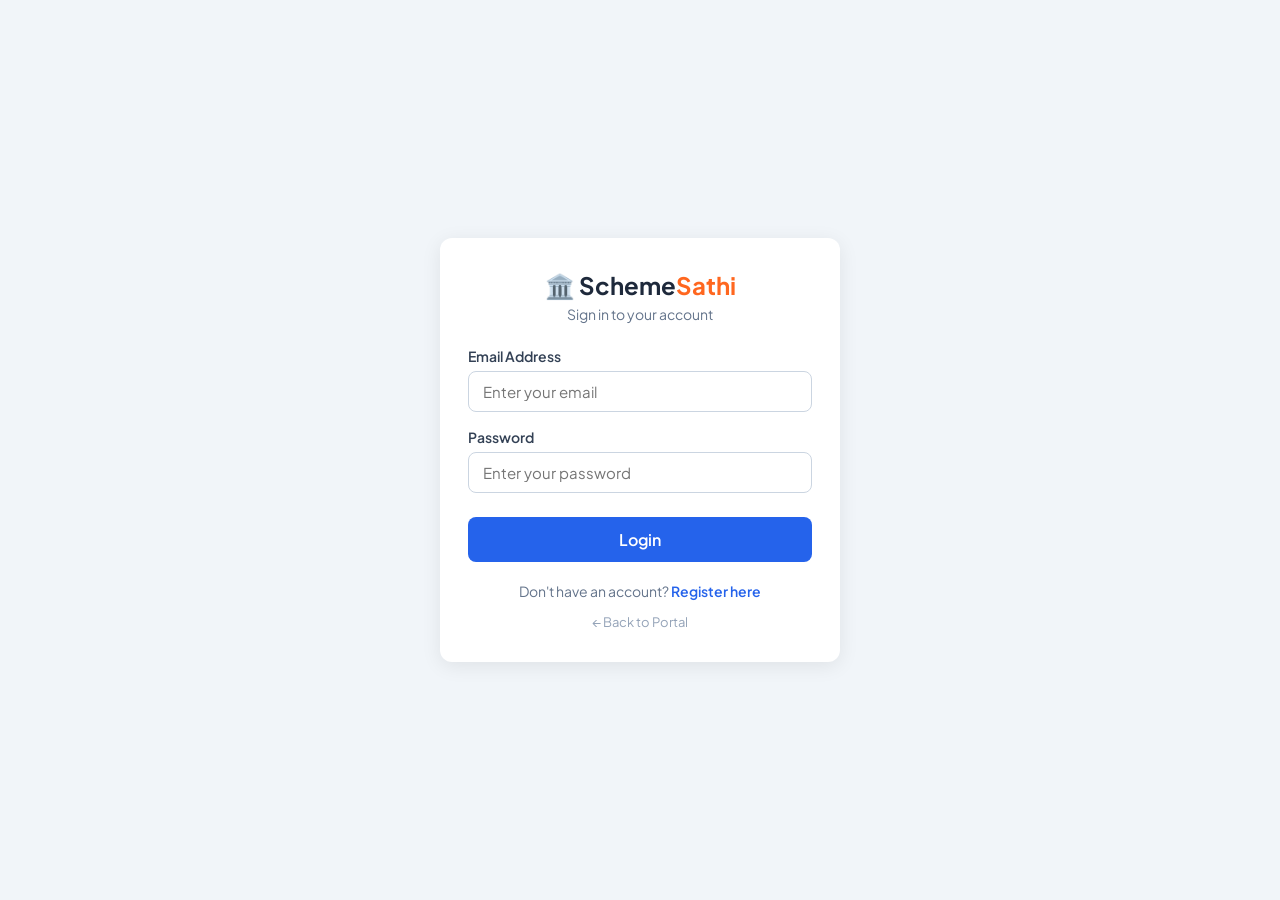
<file: login.html>
<!DOCTYPE html>
<html lang="en">
<head>
    <meta charset="UTF-8">
    <meta name="viewport" content="width=device-width, initial-scale=1.0">
    <title>Login - Scheme Sathi</title>
    <link href="https://fonts.googleapis.com/css2?family=Plus+Jakarta+Sans:wght@400;500;600;700&display=swap" rel="stylesheet">
    <style>
        * {
            box-sizing: border-box;
            margin: 0;
            padding: 0;
            font-family: 'Plus Jakarta Sans', sans-serif;
        }
        body {
            background-color: #f1f5f9;
            min-height: 100vh;
            display: flex;
            align-items: center;
            justify-content: center;
            padding: 20px;
        }
        .auth-card {
            background: #ffffff;
            width: 100%;
            max-width: 400px;
            padding: 32px 28px;
            border-radius: 12px;
            box-shadow: 0 4px 20px rgba(0, 0, 0, 0.08);
        }
        .brand {
            text-align: center;
            margin-bottom: 24px;
        }
        .brand h2 {
            font-size: 24px;
            color: #1e293b;
        }
        .brand span {
            color: #ff671f;
        }
        .brand p {
            font-size: 14px;
            color: #64748b;
            margin-top: 4px;
        }
        .form-group {
            margin-bottom: 16px;
        }
        label {
            display: block;
            font-size: 14px;
            font-weight: 600;
            color: #334155;
            margin-bottom: 6px;
        }
        input {
            width: 100%;
            padding: 10px 14px;
            border: 1px solid #cbd5e1;
            border-radius: 8px;
            font-size: 15px;
            outline: none;
            transition: border-color 0.2s;
        }
        input:focus {
            border-color: #2563eb;
        }
        .btn-submit {
            width: 100%;
            padding: 12px;
            background-color: #2563eb;
            color: #ffffff;
            border: none;
            border-radius: 8px;
            font-size: 16px;
            font-weight: 600;
            cursor: pointer;
            margin-top: 8px;
            transition: background 0.2s;
        }
        .btn-submit:hover {
            background-color: #1d4ed8;
        }
        .alert {
            padding: 10px 12px;
            border-radius: 6px;
            font-size: 14px;
            margin-bottom: 16px;
            display: none;
        }
        .alert.error {
            background-color: #fee2e2;
            color: #dc2626;
            display: block;
        }
        .alert.success {
            background-color: #dcfce7;
            color: #16a34a;
            display: block;
        }
        .switch-link {
            text-align: center;
            margin-top: 20px;
            font-size: 14px;
            color: #64748b;
        }
        .switch-link a {
            color: #2563eb;
            text-decoration: none;
            font-weight: 600;
        }
        .switch-link a:hover {
            text-decoration: underline;
        }
        .home-link {
            display: block;
            text-align: center;
            margin-top: 14px;
            font-size: 13px;
            color: #94a3b8;
            text-decoration: none;
        }
        .home-link:hover {
            color: #64748b;
        }
    </style>
</head>
<body>

    <div class="auth-card">
        <div class="brand">
            <h2>🏛️ Scheme<span>Sathi</span></h2>
            <p>Sign in to your account</p>
        </div>

        <div id="alertBox" class="alert"></div>

        <form id="loginForm" onsubmit="handleLogin(event)">
            <div class="form-group">
                <label for="email">Email Address</label>
                <input type="email" id="email" placeholder="Enter your email" required>
            </div>

            <div class="form-group">
                <label for="password">Password</label>
                <input type="password" id="password" placeholder="Enter your password" required>
            </div>

            <button type="submit" class="btn-submit">Login</button>
        </form>

        <div class="switch-link">
            Don't have an account? <a href="register.html">Register here</a>
        </div>
        <a href="index.html" class="home-link">← Back to Portal</a>
    </div>

    <script>
        function handleLogin(e) {
            e.preventDefault();
            const alertBox = document.getElementById('alertBox');
            const email = document.getElementById('email').value.trim().toLowerCase();
            const password = document.getElementById('password').value;

            // Retrieve registered users from localStorage
            let users = JSON.parse(localStorage.getItem('scheme_sathi_users')) || [];

            // Check if users exist in scheme_sathi_users_db as well (backward compatibility)
            const usersDb = JSON.parse(localStorage.getItem('scheme_sathi_users_db')) || {};
            if (usersDb[email]) {
                users.push(usersDb[email]);
            }

            // Find matching user
            const foundUser = users.find(u => u.email.toLowerCase() === email && u.password === password);

            if (!foundUser) {
                alertBox.className = 'alert error';
                alertBox.textContent = 'Invalid email or password. Please try again.';
                return;
            }

            // Save active logged-in user in localStorage
            localStorage.setItem('scheme_sathi_current_user', JSON.stringify({
                name: foundUser.name,
                email: foundUser.email,
                role: foundUser.role || 'Citizen',
                avatarColor: foundUser.avatarColor || '#2563eb',
                profile: foundUser.profile || null
            }));

            alertBox.className = 'alert success';
            alertBox.textContent = 'Login successful! Redirecting...';

            setTimeout(() => {
                window.location.href = 'index.html';
            }, 800);
        }
    </script>

</body>
</html>
</file>
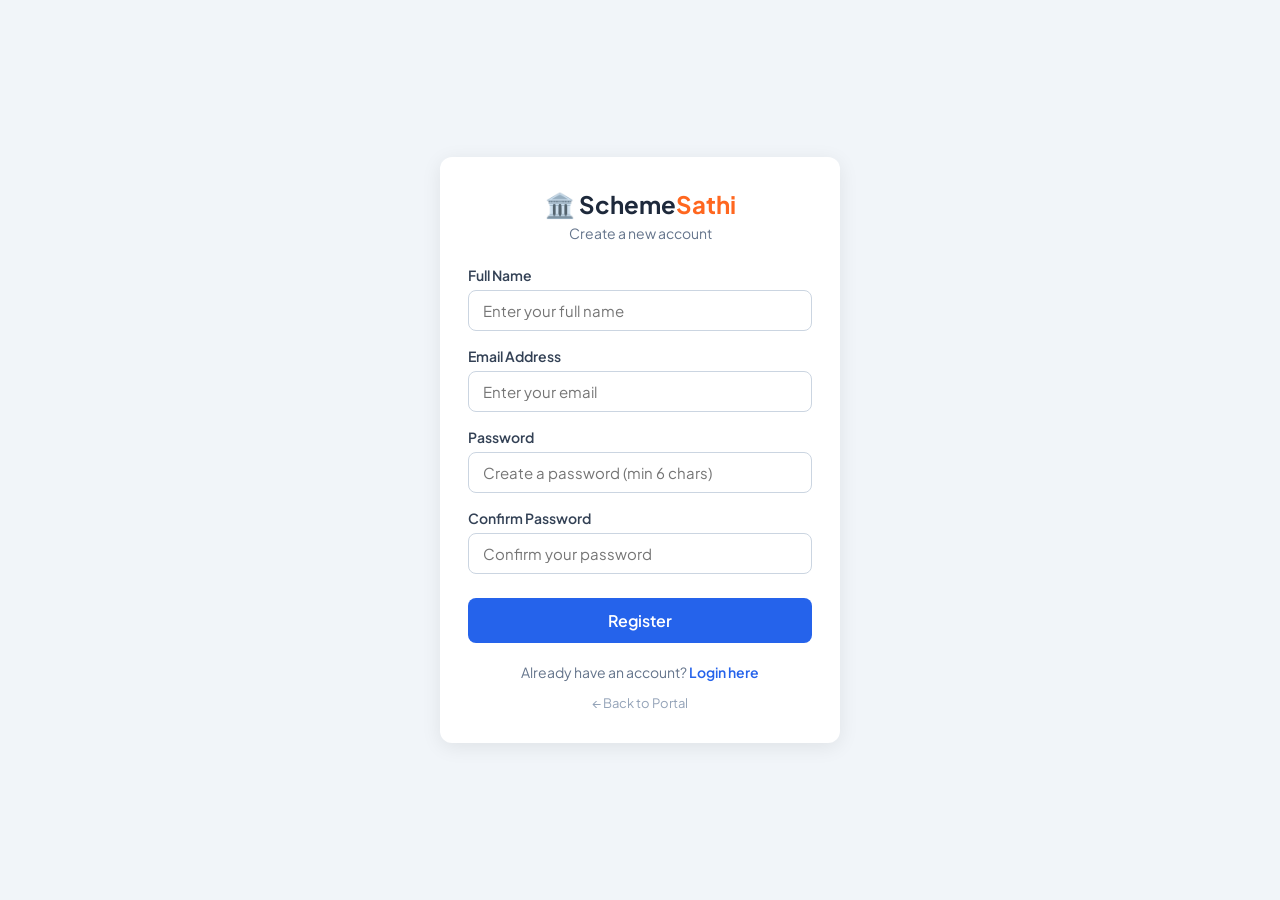
<file: register.html>
<!DOCTYPE html>
<html lang="en">
<head>
    <meta charset="UTF-8">
    <meta name="viewport" content="width=device-width, initial-scale=1.0">
    <title>Register - Scheme Sathi</title>
    <link href="https://fonts.googleapis.com/css2?family=Plus+Jakarta+Sans:wght@400;500;600;700&display=swap" rel="stylesheet">
    <style>
        * {
            box-sizing: border-box;
            margin: 0;
            padding: 0;
            font-family: 'Plus Jakarta Sans', sans-serif;
        }
        body {
            background-color: #f1f5f9;
            min-height: 100vh;
            display: flex;
            align-items: center;
            justify-content: center;
            padding: 20px;
        }
        .auth-card {
            background: #ffffff;
            width: 100%;
            max-width: 400px;
            padding: 32px 28px;
            border-radius: 12px;
            box-shadow: 0 4px 20px rgba(0, 0, 0, 0.08);
        }
        .brand {
            text-align: center;
            margin-bottom: 24px;
        }
        .brand h2 {
            font-size: 24px;
            color: #1e293b;
        }
        .brand span {
            color: #ff671f;
        }
        .brand p {
            font-size: 14px;
            color: #64748b;
            margin-top: 4px;
        }
        .form-group {
            margin-bottom: 16px;
        }
        label {
            display: block;
            font-size: 14px;
            font-weight: 600;
            color: #334155;
            margin-bottom: 6px;
        }
        input {
            width: 100%;
            padding: 10px 14px;
            border: 1px solid #cbd5e1;
            border-radius: 8px;
            font-size: 15px;
            outline: none;
            transition: border-color 0.2s;
        }
        input:focus {
            border-color: #2563eb;
        }
        .btn-submit {
            width: 100%;
            padding: 12px;
            background-color: #2563eb;
            color: #ffffff;
            border: none;
            border-radius: 8px;
            font-size: 16px;
            font-weight: 600;
            cursor: pointer;
            margin-top: 8px;
            transition: background 0.2s;
        }
        .btn-submit:hover {
            background-color: #1d4ed8;
        }
        .alert {
            padding: 10px 12px;
            border-radius: 6px;
            font-size: 14px;
            margin-bottom: 16px;
            display: none;
        }
        .alert.error {
            background-color: #fee2e2;
            color: #dc2626;
            display: block;
        }
        .alert.success {
            background-color: #dcfce7;
            color: #16a34a;
            display: block;
        }
        .switch-link {
            text-align: center;
            margin-top: 20px;
            font-size: 14px;
            color: #64748b;
        }
        .switch-link a {
            color: #2563eb;
            text-decoration: none;
            font-weight: 600;
        }
        .switch-link a:hover {
            text-decoration: underline;
        }
        .home-link {
            display: block;
            text-align: center;
            margin-top: 14px;
            font-size: 13px;
            color: #94a3b8;
            text-decoration: none;
        }
        .home-link:hover {
            color: #64748b;
        }
    </style>
</head>
<body>

    <div class="auth-card">
        <div class="brand">
            <h2>🏛️ Scheme<span>Sathi</span></h2>
            <p>Create a new account</p>
        </div>

        <div id="alertBox" class="alert"></div>

        <form id="registerForm" onsubmit="handleRegister(event)">
            <div class="form-group">
                <label for="name">Full Name</label>
                <input type="text" id="name" placeholder="Enter your full name" required>
            </div>

            <div class="form-group">
                <label for="email">Email Address</label>
                <input type="email" id="email" placeholder="Enter your email" required>
            </div>

            <div class="form-group">
                <label for="password">Password</label>
                <input type="password" id="password" placeholder="Create a password (min 6 chars)" minlength="6" required>
            </div>

            <div class="form-group">
                <label for="confirmPassword">Confirm Password</label>
                <input type="password" id="confirmPassword" placeholder="Confirm your password" required>
            </div>

            <button type="submit" class="btn-submit">Register</button>
        </form>

        <div class="switch-link">
            Already have an account? <a href="login.html">Login here</a>
        </div>
        <a href="index.html" class="home-link">← Back to Portal</a>
    </div>

    <script>
        function handleRegister(e) {
            e.preventDefault();
            const alertBox = document.getElementById('alertBox');
            const name = document.getElementById('name').value.trim();
            const email = document.getElementById('email').value.trim().toLowerCase();
            const password = document.getElementById('password').value;
            const confirmPassword = document.getElementById('confirmPassword').value;

            // Password match check
            if (password !== confirmPassword) {
                alertBox.className = 'alert error';
                alertBox.textContent = 'Passwords do not match!';
                return;
            }

            // Get existing users from localStorage
            let users = JSON.parse(localStorage.getItem('scheme_sathi_users')) || [];

            // Check if user already exists
            if (users.some(u => u.email.toLowerCase() === email)) {
                alertBox.className = 'alert error';
                alertBox.textContent = 'An account with this email already exists.';
                return;
            }

            // Create new user object
            const newUser = {
                name: name,
                email: email,
                password: password,
                role: 'Citizen',
                avatarColor: '#2563eb'
            };

            // Save to localStorage users array
            users.push(newUser);
            localStorage.setItem('scheme_sathi_users', JSON.stringify(users));

            // Also automatically log in the new user
            localStorage.setItem('scheme_sathi_current_user', JSON.stringify(newUser));

            alertBox.className = 'alert success';
            alertBox.textContent = 'Registration successful! Taking you to the portal...';

            setTimeout(() => {
                window.location.href = 'index.html';
            }, 1000);
        }
    </script>

</body>
</html>
</file>
<file: style.css>
/* ==========================================================================
   Scheme Sathi - Premium Indian GovTech & Citizen Service Design System
   "The Right Scheme, For The Right Person."
   ========================================================================== */

/* --------------------------------------------------------------------------
   1. CSS Custom Properties / Theme Variables
   -------------------------------------------------------------------------- */
:root {
    /* Primary Colors: Deep Navy & Royal Blue */
    --primary-950: #061224;
    --primary-900: #0a1b38;
    --primary-800: #102a54;
    --primary-700: #143e7d;
    --primary-600: #1d4ed8;
    --primary-500: #2563eb;
    --primary-400: #60a5fa;
    --primary-300: #93c5fd;
    --primary-100: #dbeafe;
    --primary-50:  #eff6ff;

    /* Secondary Colors: India Green (Tiranga) */
    --secondary-800: #064e3b;
    --secondary-700: #047857;
    --secondary-600: #059669;
    --secondary-500: #10b981;
    --secondary-400: #34d399;
    --secondary-100: #d1fae5;
    --secondary-50:  #ecfdf5;

    /* Accent Colors: Warm Saffron / Tiranga Orange */
    --accent-800: #9a3412;
    --accent-700: #c2410c;
    --accent-600: #ea580c;
    --accent-500: #ff671f;
    --accent-400: #fb923c;
    --accent-100: #ffedd5;
    --accent-50:  #fff7ed;

    /* Semantic Feedback */
    --success: #10b981;
    --warning: #f59e0b;
    --danger:  #ef4444;
    --info:    #3b82f6;

    /* Surface & Background (Light Mode) */
    --bg-main: #f8fafc;
    --bg-surface: #ffffff;
    --bg-surface-elevated: #ffffff;
    --bg-subtle: #f1f5f9;
    --bg-glass: rgba(255, 255, 255, 0.88);
    --bg-glass-card: rgba(255, 255, 255, 0.92);

    /* Borders */
    --border-light: #e2e8f0;
    --border-subtle: #edf2f7;
    --border-hover: #cbd5e1;

    /* Text Colors */
    --text-primary: #0f172a;
    --text-secondary: #334155;
    --text-muted: #64748b;
    --text-light: #94a3b8;

    /* Elevations & Shadows */
    --shadow-xs: 0 1px 2px rgba(15, 23, 42, 0.04);
    --shadow-sm: 0 2px 4px rgba(15, 23, 42, 0.06);
    --shadow-md: 0 6px 16px -2px rgba(15, 23, 42, 0.08);
    --shadow-lg: 0 14px 28px -4px rgba(15, 23, 42, 0.1);
    --shadow-xl: 0 24px 44px -8px rgba(15, 23, 42, 0.12);
    --shadow-glow: 0 0 35px -5px rgba(37, 99, 235, 0.18);
    --shadow-saffron: 0 10px 25px -4px rgba(255, 103, 31, 0.25);

    /* Radii */
    --radius-xs: 6px;
    --radius-sm: 10px;
    --radius-md: 16px;
    --radius-lg: 22px;
    --radius-xl: 30px;
    --radius-full: 9999px;

    /* Transitions */
    --trans-fast: 0.15s ease;
    --trans-normal: 0.25s cubic-bezier(0.16, 1, 0.3, 1);
    --trans-spring: 0.4s cubic-bezier(0.175, 0.885, 0.32, 1.275);
}

/* --------------------------------------------------------------------------
   2. Dark Theme Variables (Deep Navy / Slate / Cyber-Fintech)
   -------------------------------------------------------------------------- */
[data-theme="dark"] {
    --bg-main: #0a0f1d;
    --bg-surface: #111827;
    --bg-surface-elevated: #162032;
    --bg-subtle: #1e293b;
    --bg-glass: rgba(17, 24, 39, 0.85);
    --bg-glass-card: rgba(22, 32, 50, 0.85);

    --border-light: #283548;
    --border-subtle: #1e2a3b;
    --border-hover: #3b4d66;

    --text-primary: #f8fafc;
    --text-secondary: #cbd5e1;
    --text-muted: #94a3b8;
    --text-light: #64748b;

    --primary-100: rgba(37, 99, 235, 0.22);
    --primary-50:  rgba(37, 99, 235, 0.12);
    --secondary-100: rgba(16, 185, 129, 0.22);
    --secondary-50:  rgba(16, 185, 129, 0.12);
    --accent-100: rgba(255, 103, 31, 0.22);
    --accent-50:  rgba(255, 103, 31, 0.12);

    --shadow-xs: 0 1px 2px rgba(0, 0, 0, 0.4);
    --shadow-sm: 0 2px 6px rgba(0, 0, 0, 0.5);
    --shadow-md: 0 8px 20px -3px rgba(0, 0, 0, 0.6);
    --shadow-lg: 0 16px 32px -5px rgba(0, 0, 0, 0.7);
    --shadow-xl: 0 26px 48px -10px rgba(0, 0, 0, 0.8);
    --shadow-glow: 0 0 35px -3px rgba(59, 130, 246, 0.3);
}

/* --------------------------------------------------------------------------
   3. Reset & Global Layout
   -------------------------------------------------------------------------- */
*, *::before, *::after {
    box-sizing: border-box;
    margin: 0;
    padding: 0;
}

html {
    scroll-behavior: smooth;
    font-size: 16px;
    -webkit-text-size-adjust: 100%;
}

body {
    font-family: 'Plus Jakarta Sans', -apple-system, BlinkMacSystemFont, 'Segoe UI', Roboto, sans-serif;
    background-color: var(--bg-main);
    color: var(--text-primary);
    line-height: 1.6;
    min-height: 100vh;
    display: flex;
    flex-direction: column;
    overflow-x: hidden;
    transition: background-color var(--trans-normal), color var(--trans-normal);
}

a {
    color: inherit;
    text-decoration: none;
    transition: color var(--trans-fast);
}

button, input, select, textarea {
    font-family: inherit;
    font-size: inherit;
    color: inherit;
}

button {
    cursor: pointer;
    border: none;
    background: none;
}

img, svg {
    display: block;
    max-width: 100%;
}

/* Container */
.container {
    width: 100%;
    max-width: 1240px;
    margin-left: auto;
    margin-right: auto;
    padding-left: 24px;
    padding-right: 24px;
}

/* --------------------------------------------------------------------------
   4. Typography & Utility Badges
   -------------------------------------------------------------------------- */
h1, h2, h3, h4, h5, h6 {
    font-family: 'Outfit', 'Plus Jakarta Sans', sans-serif;
    font-weight: 700;
    color: var(--text-primary);
    line-height: 1.25;
}

.text-center { text-align: center; }
.d-flex-between { display: flex; align-items: center; justify-content: space-between; flex-wrap: wrap; gap: 16px; }
.w-100 { width: 100%; }
.mt-3 { margin-top: 1rem; }
.mt-4 { margin-top: 1.5rem; }
.mb-2 { margin-bottom: 0.5rem; }
.mb-3 { margin-bottom: 1rem; }
.mb-4 { margin-bottom: 1.5rem; }
.ml-auto { margin-left: auto; }

.section-header {
    margin-bottom: 40px;
}

.section-subtitle-tag {
    display: inline-block;
    font-size: 0.8rem;
    font-weight: 700;
    text-transform: uppercase;
    letter-spacing: 1px;
    color: var(--primary-600);
    background-color: var(--primary-100);
    padding: 6px 14px;
    border-radius: var(--radius-full);
    margin-bottom: 12px;
}

[data-theme="dark"] .section-subtitle-tag {
    color: var(--primary-400);
}

.section-title {
    font-size: 2.3rem;
    margin-bottom: 12px;
    letter-spacing: -0.5px;
}

.section-desc {
    font-size: 1.05rem;
    color: var(--text-muted);
    max-width: 660px;
    margin-left: auto;
    margin-right: auto;
}

/* Tricolor Top Bar */
.tricolor-stripe {
    display: flex;
    height: 4px;
    width: 100%;
}
.tricolor-stripe .stripe { flex: 1; height: 100%; }
.tricolor-stripe .saffron { background-color: var(--accent-500); }
.tricolor-stripe .white { background-color: #ffffff; }
.tricolor-stripe .green { background-color: var(--secondary-600); }

/* --------------------------------------------------------------------------
   5. Sticky Navigation Bar & Header
   -------------------------------------------------------------------------- */
.navbar-wrapper {
    position: sticky;
    top: 0;
    z-index: 1030;
    background-color: var(--bg-glass);
    backdrop-filter: blur(14px);
    -webkit-backdrop-filter: blur(14px);
    border-bottom: 1px solid var(--border-light);
    transition: all var(--trans-normal);
}

.navbar-wrapper .container {
    max-width: 100%;
    padding-left: 20px;
    padding-right: 24px;
}

.navbar {
    display: flex;
    align-items: center;
    justify-content: space-between;
    height: 70px;
    gap: 16px;
    width: 100%;
}

/* Navbar Left Group */
.navbar-left-group {
    display: flex;
    align-items: center;
    gap: 14px;
    flex-shrink: 0;
}

.sidebar-toggle-btn {
    width: 38px;
    height: 38px;
    border-radius: var(--radius-sm);
    border: 1px solid var(--border-light);
    background-color: var(--bg-surface);
    color: var(--text-primary);
    display: none;
    align-items: center;
    justify-content: center;
    font-size: 1.15rem;
    cursor: pointer;
    transition: all var(--trans-fast);
    flex-shrink: 0;
}

.sidebar-toggle-btn:hover {
    background-color: var(--bg-subtle);
    color: var(--primary-600);
    border-color: var(--primary-300);
}

/* Brand Logo */
.brand-logo {
    display: flex;
    align-items: center;
    gap: 10px;
    flex-shrink: 0;
}
.logo-icon-wrap {
    width: 40px;
    height: 40px;
    border-radius: var(--radius-sm);
    background: linear-gradient(135deg, var(--primary-700), var(--primary-900));
    color: #ffffff;
    display: flex;
    align-items: center;
    justify-content: center;
    font-size: 1.2rem;
    box-shadow: 0 4px 10px rgba(10, 27, 56, 0.25);
    transition: transform var(--trans-spring);
    flex-shrink: 0;
}
.brand-logo:hover .logo-icon-wrap {
    transform: rotate(-6deg) scale(1.06);
}
.brand-text-block {
    display: flex;
    flex-direction: column;
}
.brand-name {
    font-family: 'Outfit', sans-serif;
    font-size: 1.35rem;
    font-weight: 800;
    letter-spacing: -0.5px;
    line-height: 1.1;
    color: var(--text-primary);
    white-space: nowrap;
}
.highlight-saffron {
    color: var(--accent-500);
}
.brand-motto {
    font-size: 0.7rem;
    font-weight: 600;
    color: var(--text-muted);
    letter-spacing: 0.2px;
    white-space: nowrap;
}

/* --------------------------------------------------------------------------
   5b. Modern Collapsible Left Sidebar (GovTech Design System)
   -------------------------------------------------------------------------- */
.app-sidebar {
    position: fixed;
    top: 74px;
    left: 0;
    bottom: 0;
    width: 68px;
    background-color: var(--bg-surface);
    border-right: 1px solid var(--border-light);
    z-index: 1025;
    display: flex;
    flex-direction: column;
    transition: width 0.26s cubic-bezier(0.4, 0, 0.2, 1), box-shadow 0.26s cubic-bezier(0.4, 0, 0.2, 1);
    overflow-x: hidden;
    overflow-y: auto;
    scrollbar-width: thin;
}

.app-sidebar::-webkit-scrollbar {
    width: 4px;
}
.app-sidebar::-webkit-scrollbar-thumb {
    background: var(--border-light);
    border-radius: 4px;
}

/* Mobile Drawer Header (hidden on desktop) */
.sidebar-drawer-header {
    display: none;
}

.sidebar-inner {
    display: flex;
    flex-direction: column;
    justify-content: space-between;
    height: 100%;
    min-height: 100%;
    padding: 14px 0;
    width: 230px; /* Fixed content width prevents text wrap jitter during expand */
}

.sidebar-nav {
    display: flex;
    flex-direction: column;
    gap: 6px;
    padding: 0 10px;
    flex: 1;
}

.sidebar-nav-item {
    display: flex;
    align-items: center;
    height: 46px;
    border-radius: var(--radius-md);
    color: var(--text-secondary);
    text-decoration: none;
    position: relative;
    overflow: hidden;
    white-space: nowrap;
    border-left: 3px solid transparent;
    transition: background-color var(--trans-fast), color var(--trans-fast), border-color var(--trans-fast);
    cursor: pointer;
}

.sidebar-icon {
    width: 45px;
    height: 46px;
    min-width: 45px;
    display: flex;
    align-items: center;
    justify-content: center;
    font-size: 1.15rem;
    color: var(--text-muted);
    transition: color var(--trans-fast), transform var(--trans-fast);
    flex-shrink: 0;
}

.sidebar-label {
    font-size: 0.90rem;
    font-weight: 600;
    color: var(--text-primary);
    opacity: 0;
    transform: translateX(-8px);
    transition: opacity 0.2s ease, transform 0.2s ease;
    white-space: nowrap;
    pointer-events: none;
}

.sidebar-nav-item:hover {
    background-color: var(--bg-subtle);
    color: var(--primary-600);
}
.sidebar-nav-item:hover .sidebar-icon {
    color: var(--primary-600);
    transform: scale(1.08);
}

/* Active Highlight Pill & Left Border Indicator */
.sidebar-nav-item.active {
    background-color: var(--primary-100);
    color: var(--primary-600);
    border-left-color: var(--primary-600);
}
.sidebar-nav-item.active .sidebar-icon {
    color: var(--primary-600);
}
.sidebar-nav-item.active .sidebar-label {
    color: var(--primary-700);
    font-weight: 700;
}

[data-theme="dark"] .sidebar-nav-item.active {
    background-color: rgba(37, 99, 235, 0.2);
    color: #60a5fa;
    border-left-color: #3b82f6;
}
[data-theme="dark"] .sidebar-nav-item.active .sidebar-icon {
    color: #60a5fa;
}
[data-theme="dark"] .sidebar-nav-item.active .sidebar-label {
    color: #93c5fd;
}

/* Counter Badge */
.sidebar-badge {
    display: inline-flex;
    align-items: center;
    justify-content: center;
    min-width: 18px;
    height: 18px;
    padding: 0 5px;
    font-size: 0.68rem;
    font-weight: 700;
    border-radius: var(--radius-full);
    background-color: var(--accent-500);
    color: #ffffff;
    position: absolute;
    left: 28px;
    top: 6px;
    transition: all 0.22s ease;
}

/* Sidebar Bottom (Help & FAQs + Mobile Auth) */
.sidebar-bottom {
    padding: 10px 10px 0 10px;
    border-top: 1px solid var(--border-subtle);
    margin-top: auto;
    display: flex;
    flex-direction: column;
    gap: 6px;
}

.mobile-sidebar-auth {
    display: none;
    padding-top: 10px;
}

/* Desktop Hover Expansion & Floating Overlay */
@media (min-width: 993px) {
    .app-sidebar:hover {
        width: 230px;
        box-shadow: 6px 0 24px rgba(10, 27, 56, 0.12);
    }
    [data-theme="dark"] .app-sidebar:hover {
        box-shadow: 6px 0 24px rgba(0, 0, 0, 0.55);
    }
    .app-sidebar:hover .sidebar-label {
        opacity: 1;
        transform: translateX(0);
        pointer-events: auto;
    }
    .app-sidebar:hover .sidebar-badge {
        left: auto;
        right: 14px;
        top: 50%;
        transform: translateY(-50%);
    }
    .app-main-content,
    .site-footer {
        padding-left: 68px;
        transition: padding-left var(--trans-normal);
    }
}

/* Nav Actions */
.nav-actions-wrap {
    display: flex;
    align-items: center;
    gap: 8px;
    flex-shrink: 0;
}
.nav-divider {
    width: 1px;
    height: 24px;
    background-color: var(--border-light);
    margin: 0 4px;
    flex-shrink: 0;
}
.icon-btn {
    width: 36px;
    height: 36px;
    border-radius: var(--radius-full);
    border: 1px solid var(--border-light);
    background-color: var(--bg-surface);
    color: var(--text-secondary);
    display: inline-flex;
    align-items: center;
    justify-content: center;
    font-size: 0.95rem;
    position: relative;
    flex-shrink: 0;
    transition: all var(--trans-fast);
}
.icon-btn:hover {
    background-color: var(--bg-subtle);
    color: var(--primary-600);
    border-color: var(--border-hover);
    transform: translateY(-1px);
}
.notif-badge {
    position: absolute;
    top: -2px;
    right: -2px;
    width: 18px;
    height: 18px;
    border-radius: 50%;
    background-color: var(--danger);
    color: #ffffff;
    font-size: 0.65rem;
    font-weight: 800;
    display: flex;
    align-items: center;
    justify-content: center;
    border: 2px solid var(--bg-surface);
}

/* Language Dropdown */
.lang-dropdown-wrapper {
    position: relative;
    flex-shrink: 0;
}
.lang-selector-btn {
    display: inline-flex;
    align-items: center;
    gap: 4px;
    padding: 5px 9px;
    border-radius: var(--radius-full);
    border: 1px solid var(--border-light);
    background-color: var(--bg-surface);
    font-size: 0.80rem;
    font-weight: 700;
    color: var(--text-secondary);
    white-space: nowrap;
    flex-shrink: 0;
    transition: all var(--trans-fast);
}
.lang-selector-btn:hover {
    background-color: var(--bg-subtle);
    border-color: var(--border-hover);
}
.caret-icon {
    font-size: 0.7rem;
    color: var(--text-muted);
}
.lang-menu {
    position: absolute;
    top: calc(100% + 8px);
    right: 0;
    background-color: var(--bg-surface);
    border: 1px solid var(--border-light);
    border-radius: var(--radius-md);
    box-shadow: var(--shadow-lg);
    width: 160px;
    padding: 6px;
    display: none;
    flex-direction: column;
    gap: 4px;
    z-index: 1050;
    animation: dropdownFadeIn 0.2s ease forwards;
}
.lang-menu.open {
    display: flex;
}
.lang-opt {
    text-align: left;
    padding: 8px 12px;
    border-radius: var(--radius-xs);
    font-size: 0.88rem;
    font-weight: 600;
    color: var(--text-secondary);
    display: flex;
    justify-content: space-between;
    align-items: center;
    transition: background-color var(--trans-fast);
}
.lang-opt:hover {
    background-color: var(--bg-subtle);
    color: var(--primary-600);
}
.lang-opt.active {
    background-color: var(--primary-100);
    color: var(--primary-600);
}
.lang-opt span {
    font-size: 0.75rem;
    color: var(--text-muted);
}

/* Notifications Drawer Dropdown */
.notification-dropdown-wrapper {
    position: relative;
}
.notification-panel {
    position: absolute;
    top: calc(100% + 10px);
    right: 0;
    width: 360px;
    background-color: var(--bg-surface-elevated);
    border: 1px solid var(--border-light);
    border-radius: var(--radius-lg);
    box-shadow: var(--shadow-xl);
    display: none;
    flex-direction: column;
    z-index: 1050;
    overflow: hidden;
    animation: dropdownFadeIn 0.2s ease forwards;
}
.notification-panel.open {
    display: flex;
}
.notif-header {
    display: flex;
    justify-content: space-between;
    align-items: center;
    padding: 14px 18px;
    border-bottom: 1px solid var(--border-light);
    background-color: var(--bg-subtle);
}
.notif-header h4 {
    font-size: 0.95rem;
    font-weight: 700;
}
.text-btn {
    font-size: 0.8rem;
    font-weight: 600;
    color: var(--primary-600);
    transition: color var(--trans-fast);
}
.text-btn:hover {
    text-decoration: underline;
}
.notif-list {
    max-height: 380px;
    overflow-y: auto;
    display: flex;
    flex-direction: column;
}
.notif-item {
    display: flex;
    gap: 12px;
    padding: 14px 18px;
    border-bottom: 1px solid var(--border-subtle);
    cursor: pointer;
    transition: background-color var(--trans-fast);
}
.notif-item:hover {
    background-color: var(--bg-subtle);
}
.notif-item.unread {
    background-color: var(--primary-50);
}
.notif-item-icon {
    width: 36px;
    height: 36px;
    border-radius: 50%;
    background-color: var(--primary-100);
    color: var(--primary-600);
    display: flex;
    align-items: center;
    justify-content: center;
    flex-shrink: 0;
}
.notif-item-text {
    flex: 1;
}
.notif-item-title {
    font-size: 0.88rem;
    font-weight: 600;
    margin-bottom: 2px;
    color: var(--text-primary);
}
.notif-item-time {
    font-size: 0.75rem;
    color: var(--text-muted);
}

/* Primary CTA in Navbar */
.btn-nav-cta {
    padding: 9px 18px;
    font-size: 0.9rem;
    border-radius: var(--radius-full);
}

/* --------------------------------------------------------------------------
   Mobile & Tablet Sidebar Drawer (max-width: 992px)
   -------------------------------------------------------------------------- */
@media (max-width: 992px) {
    .sidebar-toggle-btn {
        display: inline-flex;
    }

    .app-sidebar {
        top: 0;
        bottom: 0;
        height: 100vh;
        width: 280px;
        position: fixed;
        transform: translateX(-100%);
        z-index: 1200;
        box-shadow: none;
        transition: transform 0.28s cubic-bezier(0.4, 0, 0.2, 1);
        padding-top: 0;
        background-color: var(--bg-surface-elevated);
    }

    .app-sidebar.open {
        transform: translateX(0);
        box-shadow: var(--shadow-xl);
    }

    .sidebar-drawer-header {
        display: flex;
        align-items: center;
        justify-content: space-between;
        padding: 16px 16px 14px 16px;
        border-bottom: 1px solid var(--border-subtle);
    }

    .drawer-brand {
        display: flex;
        align-items: center;
        gap: 10px;
    }

    .logo-icon-wrap.sm {
        width: 34px;
        height: 34px;
        font-size: 1rem;
    }

    .brand-name.sm {
        font-size: 1.15rem;
    }

    .drawer-close-btn {
        width: 34px;
        height: 34px;
        border-radius: var(--radius-sm);
        border: 1px solid var(--border-light);
        background: transparent;
        color: var(--text-muted);
        display: flex;
        align-items: center;
        justify-content: center;
        font-size: 1.1rem;
        cursor: pointer;
        transition: all var(--trans-fast);
    }

    .drawer-close-btn:hover {
        background-color: var(--bg-subtle);
        color: var(--danger);
    }

    .sidebar-inner {
        width: 100%;
        padding: 12px 0 20px 0;
    }

    .app-sidebar .sidebar-label {
        opacity: 1 !important;
        transform: none !important;
        pointer-events: auto !important;
    }

    .app-sidebar .sidebar-badge {
        left: auto !important;
        right: 14px !important;
        top: 50% !important;
        transform: translateY(-50%) !important;
    }

    .mobile-sidebar-auth {
        display: block;
    }

    .sidebar-backdrop {
        position: fixed;
        top: 0;
        left: 0;
        width: 100vw;
        height: 100vh;
        background-color: rgba(0, 0, 0, 0.5);
        backdrop-filter: blur(4px);
        -webkit-backdrop-filter: blur(4px);
        z-index: 1190;
        display: none;
    }

    .sidebar-backdrop.open {
        display: block;
    }

    .app-main-content,
    .site-footer {
        padding-left: 0 !important;
    }
}

/* --------------------------------------------------------------------------
   6. Buttons & Standard Component Elements
   -------------------------------------------------------------------------- */
.btn {
    display: inline-flex;
    align-items: center;
    justify-content: center;
    gap: 8px;
    font-weight: 700;
    border-radius: var(--radius-md);
    padding: 12px 22px;
    font-size: 0.95rem;
    transition: all var(--trans-fast);
    white-space: nowrap;
}

.btn-primary {
    background: linear-gradient(135deg, var(--primary-600), var(--primary-700));
    color: #ffffff;
    box-shadow: 0 4px 14px rgba(29, 78, 216, 0.35);
}
.btn-primary:hover {
    background: linear-gradient(135deg, var(--primary-500), var(--primary-600));
    box-shadow: 0 6px 20px rgba(29, 78, 216, 0.45);
    transform: translateY(-2px);
}

.btn-secondary {
    background-color: var(--bg-surface);
    color: var(--text-primary);
    border: 1px solid var(--border-light);
}
.btn-secondary:hover {
    background-color: var(--bg-subtle);
    border-color: var(--border-hover);
    transform: translateY(-1px);
}

.btn-outline-primary {
    background-color: transparent;
    color: var(--primary-600);
    border: 1px solid var(--primary-600);
}
.btn-outline-primary:hover {
    background-color: var(--primary-50);
}
[data-theme="dark"] .btn-outline-primary {
    color: var(--primary-400);
    border-color: var(--primary-400);
}
[data-theme="dark"] .btn-outline-primary:hover {
    background-color: var(--primary-100);
}

.btn-lg {
    padding: 15px 28px;
    font-size: 1.05rem;
    border-radius: var(--radius-lg);
}

.btn-sm {
    padding: 7px 14px;
    font-size: 0.85rem;
    border-radius: var(--radius-sm);
}

.btn-sparkle {
    background: linear-gradient(135deg, var(--accent-500), #f59e0b);
    color: #ffffff;
    box-shadow: var(--shadow-saffron);
}
.btn-sparkle:hover {
    background: linear-gradient(135deg, #ea580c, var(--accent-500));
    transform: translateY(-2px);
}

.shadow-lift:hover {
    transform: translateY(-2px);
}

/* Glass Panels */
.glass-panel {
    background-color: var(--bg-glass-card);
    backdrop-filter: blur(16px);
    -webkit-backdrop-filter: blur(16px);
    border: 1px solid var(--border-light);
    border-radius: var(--radius-lg);
    box-shadow: var(--shadow-md);
}

/* --------------------------------------------------------------------------
   7. SECTION 1: Hero Section
   -------------------------------------------------------------------------- */
.hero-section {
    position: relative;
    padding: 80px 0 60px;
    overflow: hidden;
}

.hero-ambient-glow {
    position: absolute;
    border-radius: 50%;
    filter: blur(100px);
    pointer-events: none;
    z-index: 0;
}
.glow-1 {
    top: -100px;
    right: 5%;
    width: 480px;
    height: 480px;
    background: radial-gradient(circle, rgba(37, 99, 235, 0.15), transparent 70%);
}
.glow-2 {
    bottom: -150px;
    left: 0;
    width: 400px;
    height: 400px;
    background: radial-gradient(circle, rgba(255, 103, 31, 0.12), transparent 70%);
}

.hero-container {
    position: relative;
    z-index: 1;
    display: grid;
    grid-template-columns: 1.15fr 0.85fr;
    align-items: center;
    gap: 48px;
}

/* Hero Left Content */
.hero-badge {
    display: inline-flex;
    align-items: center;
    gap: 8px;
    padding: 7px 16px;
    background-color: var(--primary-100);
    border: 1px solid rgba(37, 99, 235, 0.2);
    border-radius: var(--radius-full);
    font-size: 0.85rem;
    font-weight: 700;
    color: var(--primary-700);
    margin-bottom: 24px;
}
[data-theme="dark"] .hero-badge {
    background-color: rgba(37, 99, 235, 0.2);
    color: var(--primary-300);
}
.badge-sparkle {
    color: var(--accent-500);
}

.hero-title {
    font-size: 3.4rem;
    font-weight: 800;
    letter-spacing: -1.2px;
    line-height: 1.12;
    margin-bottom: 20px;
}

.accent-gradient {
    background: linear-gradient(135deg, var(--accent-500), #f59e0b);
    -webkit-background-clip: text;
    -webkit-text-fill-color: transparent;
}

.hero-description {
    font-size: 1.18rem;
    color: var(--text-muted);
    line-height: 1.65;
    margin-bottom: 34px;
    max-width: 580px;
}

.hero-cta-buttons {
    display: flex;
    align-items: center;
    gap: 16px;
    margin-bottom: 36px;
    flex-wrap: wrap;
}

.hero-checkpoints {
    display: flex;
    align-items: center;
    gap: 20px;
    flex-wrap: wrap;
}
.checkpoint-item {
    display: inline-flex;
    align-items: center;
    gap: 8px;
    font-size: 0.88rem;
    font-weight: 600;
    color: var(--text-secondary);
}
.checkpoint-item i {
    color: var(--secondary-500);
    font-size: 0.95rem;
}

/* Hero Right Visual Stage */
.hero-right-visual {
    position: relative;
    display: flex;
    justify-content: center;
}

.visual-card-stage {
    position: relative;
    width: 100%;
    max-width: 440px;
}

.showcase-main-card {
    padding: 28px;
    border-radius: var(--radius-xl);
    box-shadow: var(--shadow-xl);
    position: relative;
    z-index: 2;
    border: 1px solid var(--border-light);
}

.showcase-header {
    display: flex;
    justify-content: space-between;
    align-items: center;
    margin-bottom: 24px;
}
.badge-tag {
    display: inline-flex;
    align-items: center;
    gap: 6px;
    font-size: 0.75rem;
    font-weight: 700;
    text-transform: uppercase;
    letter-spacing: 0.5px;
    padding: 4px 10px;
    border-radius: var(--radius-full);
}
.live-badge {
    background-color: var(--secondary-100);
    color: var(--secondary-700);
}
[data-theme="dark"] .live-badge {
    color: var(--secondary-400);
}
.pulsing-dot {
    width: 7px;
    height: 7px;
    border-radius: 50%;
    background-color: var(--secondary-500);
    animation: pulseDot 1.5s infinite;
}
@keyframes pulseDot {
    0%, 100% { transform: scale(1); opacity: 1; }
    50% { transform: scale(1.4); opacity: 0.4; }
}

.scheme-count-tag {
    font-size: 0.8rem;
    font-weight: 700;
    color: var(--text-muted);
}

.showcase-body {
    display: flex;
    align-items: center;
    gap: 20px;
    margin-bottom: 24px;
}

/* Score Ring */
.score-ring-wrap {
    flex-shrink: 0;
}
.score-gauge {
    position: relative;
    width: 90px;
    height: 90px;
}
.gauge-svg {
    width: 100%;
    height: 100%;
    transform: rotate(-90deg);
}
.gauge-track {
    fill: none;
    stroke: var(--border-light);
    stroke-width: 8;
}
.gauge-progress {
    fill: none;
    stroke: var(--secondary-500);
    stroke-width: 8;
    stroke-linecap: round;
    stroke-dasharray: 264;
    stroke-dashoffset: 16;
    transition: stroke-dashoffset 1s ease;
}
.gauge-number {
    position: absolute;
    top: 50%;
    left: 50%;
    transform: translate(-50%, -50%);
    text-align: center;
    display: flex;
    flex-direction: column;
}
.gauge-number .val {
    font-family: 'Outfit', sans-serif;
    font-size: 1.35rem;
    font-weight: 800;
    line-height: 1;
    color: var(--text-primary);
}
.gauge-number .lbl {
    font-size: 0.65rem;
    font-weight: 700;
    text-transform: uppercase;
    color: var(--text-muted);
}

.showcase-info {
    flex: 1;
}
.match-rating-badge {
    display: inline-block;
    font-size: 0.72rem;
    font-weight: 800;
    padding: 3px 8px;
    border-radius: var(--radius-xs);
    text-transform: uppercase;
    letter-spacing: 0.5px;
    margin-bottom: 6px;
}
.match-rating-badge.excellent {
    background-color: var(--secondary-100);
    color: var(--secondary-700);
}
[data-theme="dark"] .match-rating-badge.excellent {
    color: var(--secondary-400);
}
.match-rating-badge.good {
    background-color: var(--primary-100);
    color: var(--primary-700);
}
.match-rating-badge.possible {
    background-color: var(--accent-100);
    color: var(--accent-700);
}

.matched-scheme-title {
    font-size: 1.1rem;
    margin-bottom: 3px;
}
.matched-scheme-benefit {
    font-size: 0.85rem;
    font-weight: 700;
    color: var(--accent-600);
    margin-bottom: 8px;
}
.matched-reasons {
    display: flex;
    flex-direction: column;
    gap: 3px;
    font-size: 0.78rem;
    color: var(--text-muted);
}
.matched-reasons i {
    color: var(--secondary-500);
    margin-right: 4px;
}

/* Floating Micro Cards */
.floating-bubble-card {
    position: absolute;
    z-index: 3;
    display: flex;
    align-items: center;
    gap: 10px;
    background-color: var(--bg-surface-elevated);
    border: 1px solid var(--border-light);
    border-radius: var(--radius-full);
    padding: 8px 16px 8px 10px;
    box-shadow: var(--shadow-lg);
    pointer-events: auto;
}
.bubble-icon {
    width: 32px;
    height: 32px;
    border-radius: 50%;
    display: flex;
    align-items: center;
    justify-content: center;
    font-size: 1.1rem;
    background-color: var(--bg-subtle);
}
.bubble-text {
    display: flex;
    flex-direction: column;
}
.bubble-text strong {
    font-size: 0.82rem;
    line-height: 1.1;
}
.bubble-text span {
    font-size: 0.7rem;
    color: var(--text-muted);
}

.bubble-1 { top: -16px; left: -12px; }
.bubble-2 { bottom: 32px; left: -16px; }
.bubble-3 { top: 60px; right: -8px; }

/* Floating Animations */
@keyframes float1 {
    0%, 100% { transform: translateY(0); }
    50% { transform: translateY(-8px); }
}
@keyframes float2 {
    0%, 100% { transform: translateY(0); }
    50% { transform: translateY(7px); }
}
@keyframes float3 {
    0%, 100% { transform: translateY(0); }
    50% { transform: translateY(-6px); }
}
.float-anim-1 { animation: float1 4.5s ease-in-out infinite; }
.float-anim-2 { animation: float2 5.2s ease-in-out infinite 0.5s; }
.float-anim-3 { animation: float3 4.8s ease-in-out infinite 1s; }

/* --------------------------------------------------------------------------
   8. TRUST / STATISTICS STRIP
   -------------------------------------------------------------------------- */
.stats-strip-section {
    padding: 30px 0;
    background-color: var(--bg-surface);
    border-top: 1px solid var(--border-subtle);
    border-bottom: 1px solid var(--border-subtle);
}
.stats-grid {
    display: flex;
    align-items: center;
    justify-content: space-around;
    flex-wrap: wrap;
    gap: 20px;
}
.stat-card {
    text-align: center;
    padding: 10px 16px;
}
.stat-number {
    font-family: 'Outfit', sans-serif;
    font-size: 2.2rem;
    font-weight: 800;
    color: var(--primary-600);
    line-height: 1.1;
    margin-bottom: 4px;
}
[data-theme="dark"] .stat-number {
    color: var(--primary-400);
}
.stat-label {
    font-size: 0.9rem;
    font-weight: 600;
    color: var(--text-secondary);
}
.stat-divider {
    width: 1px;
    height: 48px;
    background-color: var(--border-light);
}

/* --------------------------------------------------------------------------
   9. HOW IT WORKS SECTION
   -------------------------------------------------------------------------- */
.how-it-works-section {
    padding: 90px 0 70px;
}
.steps-grid {
    display: grid;
    grid-template-columns: repeat(4, 1fr);
    gap: 24px;
}
.step-card {
    background-color: var(--bg-surface);
    border: 1px solid var(--border-light);
    border-radius: var(--radius-lg);
    padding: 30px 24px;
    position: relative;
    transition: transform var(--trans-spring), box-shadow var(--trans-fast);
}
.step-card:hover {
    transform: translateY(-6px);
    box-shadow: var(--shadow-lg);
}
.step-card-num {
    font-family: 'Outfit', sans-serif;
    font-size: 2.2rem;
    font-weight: 800;
    color: var(--primary-100);
    line-height: 1;
    position: absolute;
    top: 20px;
    right: 24px;
    user-select: none;
}
[data-theme="dark"] .step-card-num {
    color: rgba(37, 99, 235, 0.2);
}
.step-icon-wrap {
    width: 52px;
    height: 52px;
    border-radius: var(--radius-md);
    background: linear-gradient(135deg, var(--primary-100), var(--bg-subtle));
    color: var(--primary-600);
    display: flex;
    align-items: center;
    justify-content: center;
    font-size: 1.35rem;
    margin-bottom: 20px;
}
[data-theme="dark"] .step-icon-wrap {
    background: linear-gradient(135deg, var(--primary-800), var(--primary-950));
    color: var(--primary-400);
}
.step-title {
    font-size: 1.2rem;
    margin-bottom: 10px;
}
.step-desc {
    font-size: 0.92rem;
    color: var(--text-muted);
    line-height: 1.55;
}

/* --------------------------------------------------------------------------
   10. SECTION 2: ELIGIBILITY WIZARD ("Find My Scheme")
   -------------------------------------------------------------------------- */
.wizard-section {
    padding: 70px 0 90px;
}
.wizard-card-wrapper {
    max-width: 820px;
    margin: 0 auto;
    padding: 40px;
}
.wizard-header {
    margin-bottom: 32px;
}
.wizard-top-meta {
    display: flex;
    justify-content: space-between;
    align-items: center;
    margin-bottom: 16px;
}
.wizard-tag {
    display: inline-flex;
    align-items: center;
    gap: 6px;
    font-size: 0.8rem;
    font-weight: 700;
    color: var(--primary-600);
    background-color: var(--primary-100);
    padding: 4px 12px;
    border-radius: var(--radius-full);
}
[data-theme="dark"] .wizard-tag {
    color: var(--primary-400);
}
.wizard-step-counter {
    font-size: 0.9rem;
    font-weight: 700;
    color: var(--text-muted);
}
.wizard-title {
    font-size: 1.9rem;
    margin-bottom: 6px;
}
.wizard-subtitle {
    font-size: 0.95rem;
    color: var(--text-muted);
    margin-bottom: 20px;
}

/* Progress Track */
.wizard-progress-track {
    width: 100%;
    height: 8px;
    background-color: var(--bg-subtle);
    border-radius: var(--radius-full);
    overflow: hidden;
}
.wizard-progress-bar {
    height: 100%;
    background: linear-gradient(90deg, var(--primary-500), var(--secondary-500));
    border-radius: var(--radius-full);
    transition: width 0.4s cubic-bezier(0.16, 1, 0.3, 1);
}

/* Step Panels */
.wizard-step-panel {
    display: none;
    animation: fadeInStep 0.35s ease forwards;
}
.wizard-step-panel.active {
    display: block;
}
@keyframes fadeInStep {
    from { opacity: 0; transform: translateY(8px); }
    to { opacity: 1; transform: translateY(0); }
}

/* Form Groups & Inputs */
.form-grid-2 {
    display: grid;
    grid-template-columns: 1fr 1fr;
    gap: 20px;
}
.form-group {
    display: flex;
    flex-direction: column;
}
.form-label {
    font-size: 0.92rem;
    font-weight: 700;
    color: var(--text-primary);
    margin-bottom: 8px;
    display: flex;
    align-items: center;
    gap: 6px;
}
.form-label .req {
    color: var(--danger);
}
.form-control {
    width: 100%;
    padding: 12px 16px;
    border-radius: var(--radius-md);
    border: 1px solid var(--border-light);
    background-color: var(--bg-surface);
    color: var(--text-primary);
    outline: none;
    transition: all var(--trans-fast);
}
.form-control:focus {
    border-color: var(--primary-500);
    box-shadow: 0 0 0 3px var(--primary-100);
}
.form-hint {
    font-size: 0.78rem;
    color: var(--text-muted);
    margin-top: 6px;
}
.invalid-feedback {
    display: none;
    font-size: 0.8rem;
    color: var(--danger);
    font-weight: 600;
    margin-top: 4px;
}

/* Gender Pills */
.gender-radio-group {
    display: grid;
    grid-template-columns: repeat(3, 1fr);
    gap: 12px;
}
.gender-pill input {
    display: none;
}
.pill-content {
    display: flex;
    align-items: center;
    justify-content: center;
    gap: 8px;
    padding: 12px;
    border: 1px solid var(--border-light);
    border-radius: var(--radius-md);
    background-color: var(--bg-surface);
    font-weight: 700;
    font-size: 0.92rem;
    cursor: pointer;
    transition: all var(--trans-fast);
}
.gender-pill input:checked + .pill-content {
    border-color: var(--primary-600);
    background-color: var(--primary-100);
    color: var(--primary-600);
}
[data-theme="dark"] .gender-pill input:checked + .pill-content {
    background-color: var(--primary-600);
    color: #ffffff;
}

/* Occupation Cards Grid */
.occupation-cards-grid {
    display: grid;
    grid-template-columns: repeat(3, 1fr);
    gap: 14px;
}
.occ-card input {
    display: none;
}
.occ-content {
    border: 1px solid var(--border-light);
    border-radius: var(--radius-md);
    background-color: var(--bg-surface);
    padding: 16px;
    height: 100%;
    cursor: pointer;
    display: flex;
    flex-direction: column;
    align-items: flex-start;
    transition: all var(--trans-fast);
}
.occ-emoji {
    font-size: 1.8rem;
    margin-bottom: 8px;
}
.occ-title {
    font-size: 1rem;
    font-weight: 700;
    color: var(--text-primary);
    margin-bottom: 4px;
}
.occ-desc {
    font-size: 0.78rem;
    color: var(--text-muted);
    line-height: 1.4;
}
.occ-card:hover .occ-content {
    border-color: var(--primary-400);
    transform: translateY(-2px);
}
.occ-card input:checked + .occ-content {
    border-color: var(--primary-600);
    background-color: var(--primary-50);
    box-shadow: 0 4px 14px rgba(37, 99, 235, 0.12);
}
[data-theme="dark"] .occ-card input:checked + .occ-content {
    background-color: var(--primary-100);
    border-color: var(--primary-500);
}

/* Income Options Grid */
.income-options-grid {
    display: grid;
    grid-template-columns: repeat(auto-fit, minmax(140px, 1fr));
    gap: 12px;
}
.income-pill input {
    display: none;
}
.pill-inner {
    border: 1px solid var(--border-light);
    border-radius: var(--radius-md);
    background-color: var(--bg-surface);
    padding: 14px 12px;
    text-align: center;
    cursor: pointer;
    display: flex;
    flex-direction: column;
    gap: 4px;
    transition: all var(--trans-fast);
    height: 100%;
}
.income-badge {
    font-size: 0.68rem;
    font-weight: 800;
    text-transform: uppercase;
    color: var(--accent-600);
}
.pill-inner strong {
    font-size: 0.9rem;
}
.pill-inner small {
    font-size: 0.72rem;
    color: var(--text-muted);
}
.income-pill:hover .pill-inner {
    border-color: var(--primary-400);
}
.income-pill input:checked + .pill-inner {
    border-color: var(--primary-600);
    background-color: var(--primary-50);
    box-shadow: 0 4px 12px rgba(37, 99, 235, 0.12);
}
[data-theme="dark"] .income-pill input:checked + .pill-inner {
    background-color: var(--primary-100);
    border-color: var(--primary-500);
}

/* Custom Checkbox Cards */
.checkbox-card {
    border: 1px solid var(--border-light);
    border-radius: var(--radius-md);
    background-color: var(--bg-surface);
    padding: 16px;
}
.custom-checkbox-wrap {
    display: flex;
    align-items: flex-start;
    gap: 12px;
    cursor: pointer;
}
.custom-checkbox-wrap input {
    width: 20px;
    height: 20px;
    margin-top: 2px;
    accent-color: var(--primary-600);
}
.checkbox-text strong {
    display: block;
    font-size: 0.92rem;
    margin-bottom: 2px;
}
.checkbox-text span {
    display: block;
    font-size: 0.78rem;
    color: var(--text-muted);
}

/* Wizard Footer Navigation */
.wizard-footer-nav {
    display: flex;
    align-items: center;
    justify-content: space-between;
    margin-top: 36px;
    padding-top: 24px;
    border-top: 1px solid var(--border-light);
}

/* --------------------------------------------------------------------------
   11. SECTION 3: CATEGORIES
   -------------------------------------------------------------------------- */
.categories-section {
    padding: 80px 0;
    background-color: var(--bg-main);
}
.categories-grid {
    display: grid;
    grid-template-columns: repeat(auto-fill, minmax(220px, 1fr));
    gap: 20px;
}
.category-card {
    background-color: var(--bg-surface);
    border: 1px solid var(--border-light);
    border-radius: var(--radius-lg);
    padding: 24px;
    cursor: pointer;
    display: flex;
    flex-direction: column;
    transition: transform var(--trans-spring), box-shadow var(--trans-fast), border-color var(--trans-fast);
}
.category-card:hover {
    transform: translateY(-6px);
    box-shadow: var(--shadow-lg);
    border-color: var(--primary-400);
}
.cat-icon-box {
    width: 48px;
    height: 48px;
    border-radius: var(--radius-md);
    display: flex;
    align-items: center;
    justify-content: center;
    font-size: 1.6rem;
    margin-bottom: 16px;
    background-color: var(--bg-subtle);
    transition: transform var(--trans-spring);
}
.category-card:hover .cat-icon-box {
    transform: scale(1.12);
}
.cat-title {
    font-size: 1.15rem;
    margin-bottom: 8px;
}
.cat-desc {
    font-size: 0.85rem;
    color: var(--text-muted);
    line-height: 1.5;
    flex: 1;
    margin-bottom: 16px;
}
.cat-footer {
    display: flex;
    justify-content: space-between;
    align-items: center;
    border-top: 1px solid var(--border-subtle);
    padding-top: 12px;
}
.cat-count {
    font-size: 0.8rem;
    font-weight: 700;
    color: var(--primary-600);
}
[data-theme="dark"] .cat-count {
    color: var(--primary-400);
}
.cat-arrow {
    width: 28px;
    height: 28px;
    border-radius: 50%;
    background-color: var(--bg-subtle);
    display: flex;
    align-items: center;
    justify-content: center;
    font-size: 0.75rem;
    color: var(--text-muted);
    transition: all var(--trans-fast);
}
.category-card:hover .cat-arrow {
    background-color: var(--primary-600);
    color: #ffffff;
    transform: translateX(3px);
}

/* --------------------------------------------------------------------------
   12. SECTION 4: RECOMMENDED SCHEMES / RESULTS
   -------------------------------------------------------------------------- */
.recommendations-section {
    padding: 60px 0 90px;
}

/* Active Profile Card */
.profile-summary-card {
    display: flex;
    justify-content: space-between;
    align-items: center;
    padding: 20px 28px;
    margin-bottom: 40px;
    flex-wrap: wrap;
    gap: 16px;
}
.profile-left-meta {
    display: flex;
    align-items: center;
    gap: 16px;
}
.avatar-circle {
    width: 48px;
    height: 48px;
    border-radius: 50%;
    background: linear-gradient(135deg, var(--primary-600), var(--primary-800));
    color: #ffffff;
    display: flex;
    align-items: center;
    justify-content: center;
    font-size: 1.4rem;
    box-shadow: 0 4px 12px rgba(37, 99, 235, 0.25);
}
.profile-text .profile-greeting {
    font-size: 1.15rem;
    margin-bottom: 6px;
}
.profile-chips-row {
    display: flex;
    flex-wrap: wrap;
    gap: 8px;
}
.profile-chip {
    display: inline-flex;
    align-items: center;
    gap: 5px;
    font-size: 0.78rem;
    font-weight: 700;
    padding: 4px 10px;
    border-radius: var(--radius-full);
    background-color: var(--bg-subtle);
    color: var(--text-secondary);
}
.profile-chip i {
    color: var(--primary-600);
}

/* Results Header & Controls */
.results-header-row {
    display: flex;
    justify-content: space-between;
    align-items: flex-end;
    margin-bottom: 24px;
    flex-wrap: wrap;
    gap: 20px;
}
.search-sort-bar {
    display: flex;
    align-items: center;
    gap: 14px;
    flex-wrap: wrap;
}
.search-box-wrap {
    position: relative;
    width: 280px;
}
.search-icon {
    position: absolute;
    top: 50%;
    left: 14px;
    transform: translateY(-50%);
    font-size: 0.9rem;
    color: var(--text-muted);
}
.search-input {
    width: 100%;
    padding: 10px 36px 10px 38px;
    border-radius: var(--radius-full);
    border: 1px solid var(--border-light);
    background-color: var(--bg-surface);
    font-size: 0.9rem;
    outline: none;
    transition: all var(--trans-fast);
}
.search-input:focus {
    border-color: var(--primary-500);
    box-shadow: 0 0 0 3px var(--primary-100);
}
.clear-search-btn {
    position: absolute;
    top: 50%;
    right: 12px;
    transform: translateY(-50%);
    color: var(--text-muted);
    font-size: 0.8rem;
}
.sort-box-wrap {
    display: flex;
    align-items: center;
    gap: 8px;
}
.sort-lbl {
    font-size: 0.85rem;
    font-weight: 700;
    color: var(--text-muted);
}
.sort-select {
    padding: 9px 14px;
    border-radius: var(--radius-md);
    border: 1px solid var(--border-light);
    background-color: var(--bg-surface);
    font-size: 0.88rem;
    font-weight: 600;
    outline: none;
    cursor: pointer;
}

/* Filter Pills */
.filter-pills-row {
    display: flex;
    gap: 8px;
    overflow-x: auto;
    padding-bottom: 12px;
    margin-bottom: 30px;
    scrollbar-width: thin;
}
.filter-pill {
    padding: 7px 16px;
    border-radius: var(--radius-full);
    border: 1px solid var(--border-light);
    background-color: var(--bg-surface);
    font-size: 0.85rem;
    font-weight: 700;
    color: var(--text-secondary);
    white-space: nowrap;
    transition: all var(--trans-fast);
}
.filter-pill:hover {
    background-color: var(--bg-subtle);
    border-color: var(--border-hover);
}
.filter-pill.active {
    background-color: var(--primary-600);
    color: #ffffff;
    border-color: var(--primary-600);
    box-shadow: 0 3px 10px rgba(37, 99, 235, 0.3);
}

/* Schemes Cards Grid */
.schemes-cards-grid {
    display: grid;
    grid-template-columns: repeat(auto-fill, minmax(350px, 1fr));
    gap: 26px;
}

/* Individual Scheme Card */
.scheme-card {
    background-color: var(--bg-surface);
    border: 1px solid var(--border-light);
    border-radius: var(--radius-lg);
    padding: 24px;
    display: flex;
    flex-direction: column;
    box-shadow: var(--shadow-sm);
    position: relative;
    transition: transform var(--trans-spring), box-shadow var(--trans-fast), border-color var(--trans-fast);
}
.scheme-card:hover {
    transform: translateY(-5px);
    box-shadow: var(--shadow-xl);
    border-color: var(--primary-300);
}
.scheme-card-top {
    display: flex;
    justify-content: space-between;
    align-items: center;
    margin-bottom: 14px;
}
.category-badge {
    font-size: 0.72rem;
    font-weight: 800;
    text-transform: uppercase;
    letter-spacing: 0.5px;
    padding: 4px 10px;
    border-radius: var(--radius-full);
    background-color: var(--primary-100);
    color: var(--primary-700);
}
[data-theme="dark"] .category-badge {
    color: var(--primary-300);
}
.card-save-btn {
    width: 34px;
    height: 34px;
    border-radius: 50%;
    display: flex;
    align-items: center;
    justify-content: center;
    font-size: 1.05rem;
    color: var(--text-muted);
    background-color: var(--bg-subtle);
    transition: all var(--trans-fast);
}
.card-save-btn:hover {
    color: var(--danger);
    background-color: #fee2e2;
    transform: scale(1.1);
}
.card-save-btn.saved {
    color: #ef4444;
    background-color: #fee2e2;
}

.scheme-card-title {
    font-size: 1.25rem;
    line-height: 1.25;
    margin-bottom: 4px;
    display: -webkit-box;
    -webkit-line-clamp: 2;
    -webkit-box-orient: vertical;
    overflow: hidden;
}
.scheme-card-dept {
    font-size: 0.76rem;
    font-weight: 600;
    color: var(--text-muted);
    margin-bottom: 12px;
}
.scheme-card-desc {
    font-size: 0.88rem;
    color: var(--text-secondary);
    line-height: 1.5;
    margin-bottom: 16px;
    display: -webkit-box;
    -webkit-line-clamp: 2;
    -webkit-box-orient: vertical;
    overflow: hidden;
}

/* Benefit Banner on Card */
.scheme-benefit-strip {
    background-color: var(--primary-50);
    border: 1px dashed var(--primary-300);
    border-radius: var(--radius-sm);
    padding: 8px 12px;
    margin-bottom: 16px;
    display: flex;
    align-items: center;
    gap: 8px;
}
[data-theme="dark"] .scheme-benefit-strip {
    background-color: rgba(37, 99, 235, 0.12);
    border-color: rgba(37, 99, 235, 0.3);
}
.scheme-benefit-strip i {
    color: var(--accent-500);
    font-size: 1.1rem;
}
.benefit-strip-text {
    font-size: 0.85rem;
    font-weight: 700;
    color: var(--primary-700);
    line-height: 1.25;
}
[data-theme="dark"] .benefit-strip-text {
    color: #93c5fd;
}

/* Match Score Bar */
.card-match-section {
    margin-bottom: 16px;
}
.match-score-header {
    display: flex;
    justify-content: space-between;
    align-items: center;
    margin-bottom: 6px;
}
.match-lbl {
    font-size: 0.75rem;
    font-weight: 700;
    text-transform: uppercase;
    color: var(--text-muted);
}
.match-percentage {
    font-family: 'Outfit', sans-serif;
    font-size: 1.05rem;
    font-weight: 800;
    color: var(--text-primary);
}
.match-track {
    width: 100%;
    height: 7px;
    background-color: var(--bg-subtle);
    border-radius: var(--radius-full);
    overflow: hidden;
}
.match-fill {
    height: 100%;
    border-radius: var(--radius-full);
    transition: width 0.6s ease;
}
.match-fill.excellent { background: linear-gradient(90deg, #10b981, #059669); }
.match-fill.good { background: linear-gradient(90deg, #3b82f6, #2563eb); }
.match-fill.possible { background: linear-gradient(90deg, #f59e0b, #d97706); }

/* Highlights List */
.eligibility-highlights-list {
    display: flex;
    flex-direction: column;
    gap: 4px;
    margin-bottom: 20px;
    flex: 1;
}
.highlight-row {
    font-size: 0.8rem;
    color: var(--text-muted);
    display: flex;
    align-items: center;
    gap: 6px;
}
.highlight-row i {
    color: var(--secondary-500);
    font-size: 0.85rem;
}

/* Card Action Footer */
.scheme-card-footer {
    display: flex;
    gap: 10px;
    border-top: 1px solid var(--border-subtle);
    padding-top: 16px;
    margin-top: auto;
}

/* Empty State */
.empty-state-card {
    text-align: center;
    padding: 60px 24px;
    max-width: 580px;
    margin: 40px auto;
}
.empty-icon-wrap {
    width: 72px;
    height: 72px;
    border-radius: 50%;
    background-color: var(--bg-subtle);
    color: var(--text-muted);
    display: flex;
    align-items: center;
    justify-content: center;
    font-size: 2rem;
    margin: 0 auto 20px;
}
.empty-icon-wrap.heart-empty {
    color: var(--accent-500);
}
.empty-title {
    font-size: 1.5rem;
    margin-bottom: 8px;
}
.empty-desc {
    font-size: 0.95rem;
    color: var(--text-muted);
    margin-bottom: 24px;
}
.empty-actions {
    display: flex;
    justify-content: center;
    gap: 12px;
    flex-wrap: wrap;
}

/* --------------------------------------------------------------------------
   13. SECTION 5: APPLICATION TRACKER
   -------------------------------------------------------------------------- */
.tracker-section {
    padding: 60px 0 90px;
}
.tracker-metrics-grid {
    display: grid;
    grid-template-columns: repeat(4, 1fr);
    gap: 20px;
    margin-bottom: 32px;
}
.tracker-metric-card {
    background-color: var(--bg-surface);
    border: 1px solid var(--border-light);
    border-radius: var(--radius-lg);
    padding: 20px;
    display: flex;
    align-items: center;
    gap: 16px;
    box-shadow: var(--shadow-sm);
}
.tm-icon {
    width: 48px;
    height: 48px;
    border-radius: var(--radius-md);
    display: flex;
    align-items: center;
    justify-content: center;
    font-size: 1.3rem;
}
.tm-icon.pending { background-color: var(--accent-100); color: var(--accent-600); }
.tm-icon.review { background-color: var(--primary-100); color: var(--primary-600); }
.tm-icon.approved { background-color: var(--secondary-100); color: var(--secondary-600); }
.tm-icon.total { background-color: var(--bg-subtle); color: var(--text-primary); }

.tm-info {
    display: flex;
    flex-direction: column;
}
.tm-label {
    font-size: 0.8rem;
    font-weight: 600;
    color: var(--text-muted);
}
.tm-val {
    font-family: 'Outfit', sans-serif;
    font-size: 1.6rem;
    font-weight: 800;
}

/* Applications List */
.applications-list-wrap {
    display: flex;
    flex-direction: column;
    gap: 20px;
}
.app-track-card {
    background-color: var(--bg-surface);
    border: 1px solid var(--border-light);
    border-radius: var(--radius-lg);
    padding: 24px 28px;
    box-shadow: var(--shadow-sm);
}
.app-card-header {
    display: flex;
    justify-content: space-between;
    align-items: center;
    margin-bottom: 16px;
    flex-wrap: wrap;
    gap: 12px;
}
.app-scheme-name {
    font-size: 1.25rem;
    font-weight: 700;
}
.app-status-badge {
    padding: 5px 12px;
    border-radius: var(--radius-full);
    font-size: 0.78rem;
    font-weight: 800;
    text-transform: uppercase;
    letter-spacing: 0.5px;
}
.app-status-badge.status-interested { background-color: var(--bg-subtle); color: var(--text-secondary); }
.app-status-badge.status-documents { background-color: var(--accent-100); color: var(--accent-700); }
.app-status-badge.status-applied { background-color: var(--primary-100); color: var(--primary-700); }
.app-status-badge.status-review { background-color: #fef3c7; color: #b45309; }
.app-status-badge.status-approved { background-color: var(--secondary-100); color: var(--secondary-700); }
.app-status-badge.status-rejected { background-color: #fee2e2; color: #b91c1c; }
.app-status-badge.status-completed { background-color: var(--secondary-100); color: var(--secondary-700); }

/* Interactive Timeline Pipeline */
.app-pipeline-container {
    display: flex;
    align-items: center;
    justify-content: space-between;
    position: relative;
    margin: 24px 0 20px;
}
.pipeline-track-line {
    position: absolute;
    top: 14px;
    left: 20px;
    right: 20px;
    height: 3px;
    background-color: var(--border-light);
    z-index: 1;
}
.pipeline-stage {
    position: relative;
    z-index: 2;
    display: flex;
    flex-direction: column;
    align-items: center;
    cursor: pointer;
}
.stage-dot {
    width: 30px;
    height: 30px;
    border-radius: 50%;
    background-color: var(--bg-surface);
    border: 3px solid var(--border-light);
    display: flex;
    align-items: center;
    justify-content: center;
    font-size: 0.75rem;
    color: var(--text-muted);
    font-weight: 700;
    transition: all var(--trans-fast);
}
.pipeline-stage.completed .stage-dot {
    background-color: var(--secondary-500);
    border-color: var(--secondary-500);
    color: #ffffff;
}
.pipeline-stage.current .stage-dot {
    background-color: var(--primary-600);
    border-color: var(--primary-600);
    color: #ffffff;
    transform: scale(1.15);
    box-shadow: 0 0 0 4px var(--primary-100);
}
.stage-label {
    font-size: 0.75rem;
    font-weight: 600;
    color: var(--text-muted);
    margin-top: 8px;
    text-align: center;
}
.pipeline-stage.current .stage-label {
    color: var(--primary-600);
    font-weight: 700;
}

.app-card-footer {
    display: flex;
    justify-content: space-between;
    align-items: center;
    border-top: 1px solid var(--border-subtle);
    padding-top: 14px;
    margin-top: 16px;
    flex-wrap: wrap;
    gap: 12px;
}
.app-meta-details {
    font-size: 0.85rem;
    color: var(--text-muted);
}
.app-actions {
    display: flex;
    align-items: center;
    gap: 10px;
}

/* --------------------------------------------------------------------------
   14. SECTION 6: USER DASHBOARD
   -------------------------------------------------------------------------- */
.dashboard-section {
    padding: 60px 0 90px;
}
.dashboard-welcome-banner {
    display: flex;
    justify-content: space-between;
    align-items: center;
    padding: 32px 36px;
    margin-bottom: 32px;
    flex-wrap: wrap;
    gap: 20px;
}
.dw-title {
    font-size: 2rem;
    margin-bottom: 6px;
}
.dw-desc {
    font-size: 1rem;
    color: var(--text-muted);
    margin-bottom: 16px;
}
.dw-profile-summary {
    display: flex;
    gap: 10px;
    flex-wrap: wrap;
}
.dw-chip {
    display: inline-flex;
    align-items: center;
    gap: 6px;
    padding: 5px 12px;
    border-radius: var(--radius-full);
    background-color: var(--bg-subtle);
    font-size: 0.82rem;
    font-weight: 700;
    color: var(--text-secondary);
}

.dash-stats-grid {
    display: grid;
    grid-template-columns: repeat(4, 1fr);
    gap: 20px;
    margin-bottom: 32px;
}
.dash-stat-box {
    background-color: var(--bg-surface);
    border: 1px solid var(--border-light);
    border-radius: var(--radius-lg);
    padding: 20px;
    display: flex;
    align-items: center;
    gap: 16px;
    cursor: pointer;
    transition: transform var(--trans-spring), box-shadow var(--trans-fast);
}
.dash-stat-box:hover {
    transform: translateY(-4px);
    box-shadow: var(--shadow-lg);
}
.dsb-icon {
    width: 48px;
    height: 48px;
    border-radius: var(--radius-md);
    display: flex;
    align-items: center;
    justify-content: center;
    font-size: 1.3rem;
}
.icon-red { background-color: #fee2e2; color: #ef4444; }
.icon-blue { background-color: var(--primary-100); color: var(--primary-600); }
.icon-orange { background-color: var(--accent-100); color: var(--accent-600); }
.icon-green { background-color: var(--secondary-100); color: var(--secondary-600); }

.dsb-data {
    flex: 1;
}
.dsb-num {
    font-family: 'Outfit', sans-serif;
    font-size: 1.7rem;
    font-weight: 800;
    line-height: 1.1;
    display: block;
}
.dsb-lbl {
    font-size: 0.8rem;
    font-weight: 600;
    color: var(--text-muted);
}
.dsb-arrow {
    color: var(--text-light);
    font-size: 0.85rem;
}

/* Dashboard Widgets Grid */
.dash-widgets-grid {
    display: grid;
    grid-template-columns: 1.2fr 0.8fr;
    gap: 28px;
}
.dash-widget {
    padding: 24px;
    border-radius: var(--radius-lg);
    display: flex;
    flex-direction: column;
}
.widget-header {
    display: flex;
    justify-content: space-between;
    align-items: center;
    margin-bottom: 20px;
    padding-bottom: 12px;
    border-bottom: 1px solid var(--border-light);
}
.widget-title {
    font-size: 1.2rem;
    display: flex;
    align-items: center;
    gap: 8px;
}
.dash-widgets-stacked {
    display: flex;
    flex-direction: column;
    gap: 28px;
}

/* --------------------------------------------------------------------------
   15. SECTION 7: FAQ SECTION
   -------------------------------------------------------------------------- */
.faq-section {
    padding: 80px 0;
}
.faq-container {
    max-width: 820px;
}
.faq-accordion {
    display: flex;
    flex-direction: column;
    gap: 14px;
}
.faq-item {
    background-color: var(--bg-surface);
    border: 1px solid var(--border-light);
    border-radius: var(--radius-md);
    overflow: hidden;
    transition: border-color var(--trans-fast);
}
.faq-trigger {
    width: 100%;
    padding: 20px 24px;
    display: flex;
    justify-content: space-between;
    align-items: center;
    text-align: left;
    font-weight: 700;
    font-size: 1.05rem;
    color: var(--text-primary);
    cursor: pointer;
}
.faq-icon {
    font-size: 0.9rem;
    color: var(--primary-600);
    transition: transform 0.3s ease;
}
.faq-answer {
    max-height: 0;
    overflow: hidden;
    transition: max-height 0.35s ease, padding 0.35s ease;
    padding: 0 24px;
}
.faq-answer p {
    font-size: 0.95rem;
    color: var(--text-secondary);
    line-height: 1.6;
    padding-bottom: 20px;
}
.faq-item.active {
    border-color: var(--primary-400);
}
.faq-item.active .faq-icon {
    transform: rotate(45deg);
}
.faq-item.active .faq-answer {
    max-height: 300px;
}

/* --------------------------------------------------------------------------
   16. SECTION 8: ABOUT SECTION
   -------------------------------------------------------------------------- */
.about-section {
    padding: 80px 0 90px;
}
.about-card {
    padding: 48px;
}
.about-grid {
    display: grid;
    grid-template-columns: 1.25fr 0.75fr;
    gap: 48px;
    align-items: center;
}
.about-p {
    font-size: 1.05rem;
    color: var(--text-secondary);
    line-height: 1.65;
    margin-bottom: 16px;
}
.about-pillars-grid {
    display: grid;
    grid-template-columns: 1fr 1fr;
    gap: 16px;
    margin-top: 28px;
}
.pillar-box {
    background-color: var(--bg-surface);
    border: 1px solid var(--border-light);
    border-radius: var(--radius-md);
    padding: 18px;
}
.pillar-icon {
    width: 36px;
    height: 36px;
    border-radius: var(--radius-xs);
    background-color: var(--primary-100);
    color: var(--primary-600);
    display: flex;
    align-items: center;
    justify-content: center;
    font-size: 1rem;
    margin-bottom: 10px;
}
.pillar-box h4 {
    font-size: 1rem;
    margin-bottom: 4px;
}
.pillar-box p {
    font-size: 0.8rem;
    color: var(--text-muted);
    line-height: 1.4;
}

.project-spec-card {
    background-color: var(--bg-surface);
    border: 1px solid var(--border-light);
    border-radius: var(--radius-lg);
    padding: 28px;
    box-shadow: var(--shadow-md);
}
.project-spec-card h4 {
    font-size: 1.15rem;
    margin-bottom: 16px;
    padding-bottom: 10px;
    border-bottom: 1px solid var(--border-subtle);
}
.spec-list {
    list-style: none;
    display: flex;
    flex-direction: column;
    gap: 10px;
    font-size: 0.88rem;
    margin-bottom: 20px;
}
.spec-list li strong {
    color: var(--text-primary);
}
.spec-quote {
    background-color: var(--primary-50);
    border-left: 3px solid var(--primary-600);
    padding: 12px 16px;
    border-radius: 0 var(--radius-sm) var(--radius-sm) 0;
    font-style: italic;
    font-weight: 700;
    color: var(--primary-700);
    font-size: 0.95rem;
}
[data-theme="dark"] .spec-quote {
    background-color: var(--primary-100);
    color: #93c5fd;
}

/* --------------------------------------------------------------------------
   17. SITE FOOTER
   -------------------------------------------------------------------------- */
.site-footer {
    background-color: var(--bg-surface);
    border-top: 1px solid var(--border-light);
    padding: 70px 0 30px;
    margin-top: auto;
}
.footer-grid {
    display: grid;
    grid-template-columns: 1.5fr 1fr 1fr 1fr;
    gap: 40px;
    margin-bottom: 48px;
}
.footer-logo {
    display: flex;
    align-items: center;
    gap: 10px;
    margin-bottom: 14px;
}
.footer-brand-title {
    font-family: 'Outfit', sans-serif;
    font-size: 1.4rem;
    font-weight: 800;
}
.footer-tagline {
    font-size: 0.95rem;
    font-weight: 700;
    color: var(--accent-600);
    margin-bottom: 10px;
}
.footer-subtext {
    font-size: 0.88rem;
    color: var(--text-muted);
    line-height: 1.55;
    margin-bottom: 20px;
}
.footer-social-icons {
    display: flex;
    gap: 8px;
}
.social-badge {
    display: inline-flex;
    align-items: center;
    gap: 6px;
    padding: 4px 10px;
    background-color: var(--bg-subtle);
    border-radius: var(--radius-full);
    font-size: 0.75rem;
    font-weight: 600;
    color: var(--text-secondary);
}

.footer-heading {
    font-size: 1.05rem;
    margin-bottom: 18px;
}
.footer-links {
    list-style: none;
    display: flex;
    flex-direction: column;
    gap: 10px;
}
.footer-links li a {
    font-size: 0.88rem;
    color: var(--text-muted);
    transition: color var(--trans-fast);
}
.footer-links li a:hover {
    color: var(--primary-600);
}

.footer-disclaimer-box {
    background-color: var(--bg-subtle);
    border-radius: var(--radius-md);
    padding: 16px 20px;
    display: flex;
    gap: 14px;
    align-items: flex-start;
    margin-bottom: 30px;
}
.disclaimer-icon {
    color: var(--accent-500);
    font-size: 1.2rem;
    margin-top: 2px;
}
.disclaimer-text {
    font-size: 0.82rem;
    color: var(--text-muted);
    line-height: 1.5;
}

.footer-bottom-bar {
    display: flex;
    justify-content: space-between;
    align-items: center;
    border-top: 1px solid var(--border-subtle);
    padding-top: 24px;
    font-size: 0.82rem;
    color: var(--text-muted);
    flex-wrap: wrap;
    gap: 12px;
}
.footer-badge-flag {
    font-weight: 600;
}

/* --------------------------------------------------------------------------
   18. MODALS (Scheme Details & Tracker)
   -------------------------------------------------------------------------- */
.modal-backdrop {
    position: fixed;
    top: 0;
    left: 0;
    width: 100vw;
    height: 100vh;
    background-color: rgba(10, 15, 29, 0.7);
    backdrop-filter: blur(8px);
    -webkit-backdrop-filter: blur(8px);
    z-index: 1500;
    display: none;
    align-items: center;
    justify-content: center;
    padding: 20px;
    opacity: 0;
    transition: opacity 0.25s ease;
}
.modal-backdrop.open {
    display: flex;
    opacity: 1;
}
.modal-container {
    width: 100%;
    max-width: 820px;
    max-height: 90vh;
    border-radius: var(--radius-xl);
    overflow: hidden;
    display: flex;
    flex-direction: column;
    box-shadow: var(--shadow-xl);
    transform: scale(0.95) translateY(12px);
    transition: transform 0.3s cubic-bezier(0.16, 1, 0.3, 1);
}
.modal-backdrop.open .modal-container {
    transform: scale(1) translateY(0);
}
.modal-sm {
    max-width: 520px;
}

.modal-header {
    display: flex;
    justify-content: space-between;
    align-items: center;
    padding: 20px 28px;
    border-bottom: 1px solid var(--border-light);
    background-color: var(--bg-surface-elevated);
}
.modal-header-meta {
    display: flex;
    align-items: center;
    gap: 10px;
}
.modal-close-btn {
    width: 36px;
    height: 36px;
    border-radius: 50%;
    background-color: var(--bg-subtle);
    color: var(--text-secondary);
    display: flex;
    align-items: center;
    justify-content: center;
    font-size: 1rem;
    transition: all var(--trans-fast);
}
.modal-close-btn:hover {
    background-color: var(--border-light);
    color: var(--text-primary);
}

.modal-body {
    padding: 28px;
    overflow-y: auto;
    flex: 1;
}
.modal-scheme-title {
    font-size: 1.7rem;
    margin-bottom: 6px;
}
.modal-short-desc {
    font-size: 0.95rem;
    color: var(--text-muted);
    margin-bottom: 20px;
}

/* Benefit Banner in Modal */
.benefit-highlight-banner {
    display: flex;
    align-items: center;
    gap: 14px;
    background: linear-gradient(135deg, var(--primary-100), var(--bg-subtle));
    border: 1px solid var(--primary-300);
    border-radius: var(--radius-md);
    padding: 16px 20px;
    margin-bottom: 20px;
}
[data-theme="dark"] .benefit-highlight-banner {
    background: linear-gradient(135deg, var(--primary-900), var(--bg-surface));
}
.bh-icon {
    width: 44px;
    height: 44px;
    border-radius: 50%;
    background-color: var(--accent-500);
    color: #ffffff;
    display: flex;
    align-items: center;
    justify-content: center;
    font-size: 1.25rem;
    flex-shrink: 0;
}
.bh-lbl {
    font-size: 0.75rem;
    font-weight: 700;
    text-transform: uppercase;
    color: var(--accent-600);
    display: block;
}
.bh-val {
    font-size: 1.15rem;
    color: var(--text-primary);
}

/* Match Breakdown Card */
.match-breakdown-card {
    background-color: var(--bg-subtle);
    border-radius: var(--radius-md);
    padding: 14px 18px;
    margin-bottom: 20px;
}
.match-breakdown-card h5 {
    font-size: 0.88rem;
    margin-bottom: 8px;
    display: flex;
    align-items: center;
    gap: 6px;
}
.breakdown-chips-wrap {
    display: flex;
    flex-wrap: wrap;
    gap: 8px;
}
.breakdown-chip {
    font-size: 0.78rem;
    font-weight: 600;
    padding: 3px 8px;
    border-radius: var(--radius-xs);
    background-color: var(--bg-surface);
    border: 1px solid var(--border-light);
}
.breakdown-chip.matched {
    color: var(--secondary-600);
    border-color: var(--secondary-400);
}
.breakdown-chip.unmatched {
    color: var(--text-muted);
}

/* Modal Tabs Navigation */
.modal-tabs-nav {
    display: flex;
    border-bottom: 1px solid var(--border-light);
    gap: 8px;
    margin-bottom: 20px;
    overflow-x: auto;
}
.modal-tab-btn {
    padding: 10px 16px;
    font-weight: 700;
    font-size: 0.9rem;
    color: var(--text-muted);
    border-bottom: 2px solid transparent;
    transition: all var(--trans-fast);
    display: inline-flex;
    align-items: center;
    gap: 6px;
    white-space: nowrap;
}
.modal-tab-btn:hover {
    color: var(--primary-600);
}
.modal-tab-btn.active {
    color: var(--primary-600);
    border-bottom-color: var(--primary-600);
}

/* Tab Panels */
.tab-panel {
    display: none;
}
.tab-panel.active {
    display: block;
    animation: fadeInStep 0.25s ease forwards;
}
.tab-section-heading {
    font-size: 1.1rem;
    margin-bottom: 10px;
}
.tab-text {
    font-size: 0.92rem;
    color: var(--text-secondary);
    line-height: 1.65;
    margin-bottom: 18px;
}
.tab-text-subtle {
    font-size: 0.85rem;
    color: var(--text-muted);
    margin-bottom: 16px;
}

.scheme-quick-attributes {
    display: grid;
    grid-template-columns: 1fr 1fr;
    gap: 12px;
    margin-top: 16px;
}
.attr-box {
    background-color: var(--bg-subtle);
    padding: 10px 14px;
    border-radius: var(--radius-sm);
}
.attr-lbl {
    font-size: 0.72rem;
    font-weight: 700;
    text-transform: uppercase;
    color: var(--text-muted);
    display: block;
}
.attr-val {
    font-size: 0.88rem;
    font-weight: 700;
    color: var(--text-primary);
}

.custom-bullet-list {
    list-style: none;
    display: flex;
    flex-direction: column;
    gap: 8px;
    font-size: 0.9rem;
}
.custom-bullet-list li {
    display: flex;
    align-items: flex-start;
    gap: 8px;
}
.custom-bullet-list li i {
    color: var(--secondary-500);
    margin-top: 4px;
}

/* Interactive Document Checklist in Modal */
.checklist-header {
    display: flex;
    justify-content: space-between;
    align-items: flex-start;
    margin-bottom: 12px;
}
.checklist-status-badge {
    font-size: 0.85rem;
    font-weight: 800;
    padding: 4px 10px;
    border-radius: var(--radius-full);
    background-color: var(--primary-100);
    color: var(--primary-700);
}
[data-theme="dark"] .checklist-status-badge {
    color: #93c5fd;
}
.checklist-progress-track {
    width: 100%;
    height: 6px;
    background-color: var(--bg-subtle);
    border-radius: var(--radius-full);
    overflow: hidden;
    margin-bottom: 20px;
}
.checklist-progress-fill {
    height: 100%;
    background: linear-gradient(90deg, var(--primary-500), var(--secondary-500));
    border-radius: var(--radius-full);
    transition: width 0.3s ease;
}
.checklist-items-list {
    display: flex;
    flex-direction: column;
    gap: 10px;
}
.doc-check-item {
    display: flex;
    align-items: center;
    gap: 12px;
    padding: 12px 16px;
    background-color: var(--bg-subtle);
    border: 1px solid var(--border-light);
    border-radius: var(--radius-md);
    cursor: pointer;
    transition: all var(--trans-fast);
}
.doc-check-item:hover {
    border-color: var(--primary-400);
}
.doc-check-item.checked {
    background-color: var(--secondary-50);
    border-color: var(--secondary-500);
}
[data-theme="dark"] .doc-check-item.checked {
    background-color: rgba(16, 185, 129, 0.15);
}
.doc-checkbox {
    width: 20px;
    height: 20px;
    accent-color: var(--secondary-600);
}
.doc-name {
    font-size: 0.92rem;
    font-weight: 600;
}
.doc-check-item.checked .doc-name {
    color: var(--secondary-700);
}
[data-theme="dark"] .doc-check-item.checked .doc-name {
    color: var(--secondary-400);
}

/* Process Steps in Modal */
.process-steps-list {
    display: flex;
    flex-direction: column;
    gap: 14px;
}
.process-step-item {
    display: flex;
    gap: 14px;
    align-items: flex-start;
}
.step-order-badge {
    width: 28px;
    height: 28px;
    border-radius: 50%;
    background-color: var(--primary-600);
    color: #ffffff;
    display: flex;
    align-items: center;
    justify-content: center;
    font-size: 0.8rem;
    font-weight: 800;
    flex-shrink: 0;
}
.step-order-text {
    font-size: 0.92rem;
    line-height: 1.55;
    color: var(--text-secondary);
}

.modal-disclaimer-box {
    display: flex;
    gap: 12px;
    padding: 14px 18px;
    border-radius: var(--radius-md);
    background-color: var(--bg-subtle);
    border-left: 3px solid var(--accent-500);
    margin-top: 24px;
    font-size: 0.82rem;
    color: var(--text-muted);
}
.modal-disclaimer-box i {
    color: var(--accent-500);
    font-size: 1.1rem;
    margin-top: 2px;
}

.modal-footer {
    display: flex;
    justify-content: flex-end;
    align-items: center;
    gap: 12px;
    padding: 18px 28px;
    border-top: 1px solid var(--border-light);
    background-color: var(--bg-surface-elevated);
    flex-wrap: wrap;
}

/* --------------------------------------------------------------------------
   19. TOAST NOTIFICATIONS
   -------------------------------------------------------------------------- */
.toast-container {
    position: fixed;
    bottom: 28px;
    right: 28px;
    z-index: 2000;
    display: flex;
    flex-direction: column;
    gap: 10px;
    pointer-events: none;
}
.toast-item {
    display: flex;
    align-items: center;
    gap: 12px;
    padding: 14px 20px;
    background-color: var(--bg-surface-elevated);
    color: var(--text-primary);
    border: 1px solid var(--border-light);
    border-radius: var(--radius-md);
    box-shadow: var(--shadow-xl);
    font-size: 0.9rem;
    font-weight: 600;
    pointer-events: auto;
    animation: toastSlideIn 0.3s cubic-bezier(0.16, 1, 0.3, 1) forwards;
    max-width: 360px;
}
.toast-item.hide {
    animation: toastSlideOut 0.3s cubic-bezier(0.16, 1, 0.3, 1) forwards;
}
.toast-icon {
    font-size: 1.1rem;
}
.toast-icon.success { color: var(--secondary-500); }
.toast-icon.info { color: var(--primary-500); }
.toast-icon.warn { color: var(--accent-500); }

@keyframes toastSlideIn {
    from { opacity: 0; transform: translateX(40px); }
    to { opacity: 1; transform: translateX(0); }
}
@keyframes toastSlideOut {
    from { opacity: 1; transform: translateX(0); }
    to { opacity: 0; transform: translateX(40px); }
}
@keyframes dropdownFadeIn {
    from { opacity: 0; transform: translateY(-8px); }
    to { opacity: 1; transform: translateY(0); }
}

/* --------------------------------------------------------------------------
   20. CITIZEN AUTHENTICATION & PROFILE DROPDOWN
   -------------------------------------------------------------------------- */
.user-auth-wrapper {
    display: inline-flex;
    align-items: center;
    position: relative;
}

.btn-auth-trigger {
    padding: 8px 16px;
    font-size: 0.88rem;
    font-weight: 700;
    display: inline-flex;
    align-items: center;
    gap: 8px;
    border-radius: var(--radius-full);
    border: 1.5px solid var(--border-light);
    background-color: var(--bg-surface-elevated);
    color: var(--text-primary);
    transition: var(--trans-fast);
}

.btn-auth-trigger:hover {
    border-color: var(--primary-500);
    color: var(--primary-600);
    background-color: var(--primary-50);
}

[data-theme="dark"] .btn-auth-trigger:hover {
    background-color: rgba(37, 99, 235, 0.15);
    color: var(--primary-300);
}

.user-profile-menu-container {
    position: relative;
}

.user-profile-trigger-btn {
    display: flex;
    align-items: center;
    gap: 8px;
    padding: 3px 10px 3px 5px;
    border-radius: var(--radius-full);
    border: 1px solid var(--border-light);
    background-color: var(--bg-surface-elevated);
    cursor: pointer;
    transition: var(--trans-normal);
    flex-shrink: 0;
}

.user-profile-trigger-btn:hover {
    border-color: var(--primary-400);
    box-shadow: var(--shadow-sm);
}

.user-avatar-badge {
    width: 28px;
    height: 28px;
    border-radius: 50%;
    color: #ffffff;
    font-weight: 800;
    font-size: 0.74rem;
    display: flex;
    align-items: center;
    justify-content: center;
    text-transform: uppercase;
    box-shadow: var(--shadow-xs);
    flex-shrink: 0;
}

.user-nav-details {
    display: flex;
    flex-direction: column;
    text-align: left;
    line-height: 1.15;
}

.user-nav-name {
    font-size: 0.80rem;
    font-weight: 700;
    color: var(--text-primary);
    max-width: 100px;
    white-space: nowrap;
    overflow: hidden;
    text-overflow: ellipsis;
}

.user-nav-role {
    font-size: 0.65rem;
    color: var(--primary-600);
    font-weight: 600;
}

[data-theme="dark"] .user-nav-role {
    color: var(--primary-400);
}

.user-chevron {
    font-size: 0.72rem;
    color: var(--text-muted);
    transition: transform var(--trans-fast);
    margin-left: 2px;
}

.user-profile-menu-container.open .user-chevron {
    transform: rotate(180deg);
}

.user-profile-dropdown {
    position: absolute;
    top: calc(100% + 10px);
    right: 0;
    min-width: 280px;
    background-color: var(--bg-surface-elevated);
    border: 1px solid var(--border-light);
    border-radius: var(--radius-lg);
    box-shadow: var(--shadow-xl);
    padding: 16px;
    z-index: 1200;
    display: none;
}

.user-profile-menu-container.open .user-profile-dropdown {
    display: block;
    animation: dropdownFadeIn 0.22s cubic-bezier(0.16, 1, 0.3, 1) forwards;
}

.dropdown-header {
    padding-bottom: 12px;
    border-bottom: 1px solid var(--border-light);
    margin-bottom: 12px;
}

.dropdown-user-info {
    display: flex;
    flex-direction: column;
    gap: 3px;
}

.dropdown-user-info strong {
    font-size: 0.95rem;
    color: var(--text-primary);
}

.user-email-text {
    font-size: 0.78rem;
    color: var(--text-muted);
    word-break: break-all;
}

.user-badge-pill {
    display: inline-block;
    align-self: flex-start;
    margin-top: 4px;
    padding: 3px 10px;
    background-color: var(--primary-50);
    color: var(--primary-600);
    border-radius: var(--radius-full);
    font-size: 0.72rem;
    font-weight: 700;
}

[data-theme="dark"] .user-badge-pill {
    background-color: rgba(37, 99, 235, 0.2);
    color: var(--primary-300);
}

.dropdown-profile-summary {
    display: flex;
    flex-direction: column;
    gap: 6px;
    padding: 10px 12px;
    background-color: var(--bg-subtle);
    border-radius: var(--radius-sm);
    font-size: 0.8rem;
    margin-bottom: 12px;
}

.profile-summary-item {
    display: flex;
    justify-content: space-between;
    align-items: center;
}

.profile-summary-item .lbl {
    color: var(--text-muted);
    font-weight: 500;
}

.profile-summary-item .val {
    color: var(--text-primary);
    font-weight: 700;
}

.dropdown-divider {
    height: 1px;
    background-color: var(--border-light);
    margin: 8px 0;
}

.dropdown-item-btn {
    width: 100%;
    display: flex;
    align-items: center;
    gap: 10px;
    padding: 9px 12px;
    border: none;
    background-color: transparent;
    border-radius: var(--radius-sm);
    color: var(--text-secondary);
    font-weight: 600;
    font-size: 0.86rem;
    cursor: pointer;
    text-align: left;
    transition: var(--trans-fast);
}

.dropdown-item-btn:hover {
    background-color: var(--bg-subtle);
    color: var(--primary-600);
}

.dropdown-item-btn.text-danger {
    color: var(--danger);
}

.dropdown-item-btn.text-danger:hover {
    background-color: rgba(239, 68, 68, 0.08);
    color: var(--danger);
}

/* Auth Modal Styles */
.modal-auth {
    max-width: 580px;
    border-radius: var(--radius-xl);
}

.auth-modal-header {
    display: flex;
    justify-content: space-between;
    align-items: center;
    padding: 16px 24px;
    border-bottom: 1px solid var(--border-light);
}

.auth-tabs-nav {
    display: flex;
    gap: 6px;
    background-color: var(--bg-subtle);
    padding: 4px;
    border-radius: var(--radius-full);
}

.auth-tab-btn {
    display: flex;
    align-items: center;
    gap: 6px;
    border: none;
    background-color: transparent;
    padding: 7px 18px;
    border-radius: var(--radius-full);
    font-size: 0.88rem;
    font-weight: 700;
    color: var(--text-muted);
    cursor: pointer;
    transition: var(--trans-fast);
}

.auth-tab-btn.active {
    background-color: var(--bg-surface-elevated);
    color: var(--primary-600);
    box-shadow: var(--shadow-sm);
}

.auth-tab-btn:hover:not(.active) {
    color: var(--text-primary);
}

.auth-modal-body {
    padding: 24px 28px;
    overflow-y: auto;
    max-height: calc(90vh - 85px);
}

.auth-panel {
    display: none;
}

.auth-panel.active {
    display: block;
    animation: fadeIn 0.25s ease;
}

.auth-panel-heading {
    margin-bottom: 18px;
}

.auth-panel-heading h3 {
    font-size: 1.35rem;
    font-weight: 800;
    color: var(--text-primary);
    margin-bottom: 6px;
}

.auth-panel-heading p {
    font-size: 0.88rem;
    color: var(--text-muted);
    line-height: 1.45;
}

.demo-accounts-box {
    background: linear-gradient(135deg, rgba(37, 99, 235, 0.06), rgba(16, 185, 129, 0.06));
    border: 1.5px dashed var(--primary-300);
    border-radius: var(--radius-md);
    padding: 12px 14px;
    margin-bottom: 18px;
}

[data-theme="dark"] .demo-accounts-box {
    border-color: rgba(96, 165, 250, 0.35);
    background: linear-gradient(135deg, rgba(37, 99, 235, 0.12), rgba(16, 185, 129, 0.08));
}

.demo-box-lbl {
    display: block;
    font-size: 0.78rem;
    font-weight: 700;
    color: var(--primary-700);
    margin-bottom: 8px;
    text-transform: uppercase;
    letter-spacing: 0.5px;
}

[data-theme="dark"] .demo-box-lbl {
    color: var(--primary-300);
}

.demo-accounts-pills {
    display: flex;
    flex-wrap: wrap;
    gap: 8px;
}

.demo-pill {
    background-color: var(--bg-surface-elevated);
    border: 1px solid var(--border-light);
    border-radius: var(--radius-full);
    padding: 6px 12px;
    font-size: 0.8rem;
    font-weight: 600;
    color: var(--text-secondary);
    cursor: pointer;
    transition: var(--trans-fast);
    display: inline-flex;
    align-items: center;
    gap: 5px;
}

.demo-pill:hover {
    border-color: var(--primary-500);
    background-color: var(--primary-50);
    color: var(--primary-700);
    transform: translateY(-1px);
}

[data-theme="dark"] .demo-pill:hover {
    background-color: rgba(37, 99, 235, 0.2);
    color: var(--primary-300);
}

.password-input-wrap {
    position: relative;
    display: flex;
    align-items: center;
}

.password-input-wrap .form-control {
    padding-right: 44px;
}

.password-toggle-btn {
    position: absolute;
    right: 8px;
    background: transparent;
    border: none;
    color: var(--text-muted);
    cursor: pointer;
    font-size: 0.95rem;
    padding: 8px;
    display: flex;
    align-items: center;
    justify-content: center;
    transition: var(--trans-fast);
}

.password-toggle-btn:hover {
    color: var(--primary-600);
}

.auth-alert {
    padding: 12px 16px;
    border-radius: var(--radius-sm);
    font-size: 0.85rem;
    font-weight: 600;
    margin-bottom: 16px;
    display: flex;
    align-items: center;
    gap: 10px;
    line-height: 1.4;
}

.auth-alert.error {
    background-color: rgba(239, 68, 68, 0.1);
    border: 1px solid rgba(239, 68, 68, 0.3);
    color: var(--danger);
}

.auth-alert.success {
    background-color: rgba(16, 185, 129, 0.1);
    border: 1px solid rgba(16, 185, 129, 0.3);
    color: var(--secondary-700);
}

[data-theme="dark"] .auth-alert.success {
    color: var(--secondary-400);
}

.auth-section-divider {
    display: flex;
    align-items: center;
    text-align: center;
    margin: 20px 0 16px;
    position: relative;
}

.auth-section-divider::before,
.auth-section-divider::after {
    content: '';
    flex: 1;
    border-bottom: 1px solid var(--border-light);
}

.auth-section-divider span {
    padding: 0 12px;
    font-size: 0.76rem;
    font-weight: 700;
    color: var(--text-muted);
    text-transform: uppercase;
    letter-spacing: 0.5px;
}

.auth-switch-text {
    font-size: 0.85rem;
    color: var(--text-muted);
}

.auth-switch-text .text-btn {
    background: transparent;
    border: none;
    color: var(--primary-600);
    font-weight: 700;
    cursor: pointer;
    margin-left: 4px;
    text-decoration: underline;
    font-size: 0.85rem;
}

.auth-switch-text .text-btn:hover {
    color: var(--primary-700);
}

.mobile-user-card {
    padding: 14px;
    background-color: var(--bg-subtle);
    border-radius: var(--radius-md);
    border: 1px solid var(--border-light);
    display: flex;
    flex-direction: column;
    gap: 10px;
}

.toast-icon.error {
    color: var(--danger);
}

/* --------------------------------------------------------------------------
   21. RESPONSIVE BREAKPOINTS
   -------------------------------------------------------------------------- */
@media (max-width: 1250px) {
    .brand-motto {
        display: none;
    }
    .nav-actions-wrap {
        gap: 6px;
    }
}

@media (max-width: 1050px) {
    .hero-container {
        grid-template-columns: 1fr;
        text-align: center;
        gap: 48px;
    }
    .hero-left-content {
        display: flex;
        flex-direction: column;
        align-items: center;
    }
    .hero-cta-buttons {
        justify-content: center;
    }
    .hero-checkpoints {
        justify-content: center;
    }
    .steps-grid {
        grid-template-columns: repeat(2, 1fr);
    }
    .dash-widgets-grid {
        grid-template-columns: 1fr;
    }
    .dash-stats-grid {
        grid-template-columns: repeat(2, 1fr);
    }
    .tracker-metrics-grid {
        grid-template-columns: repeat(2, 1fr);
    }
    .footer-grid {
        grid-template-columns: 1fr 1fr;
    }
}

@media (max-width: 768px) {
    .hero-title {
        font-size: 2.5rem;
    }
    .form-grid-2 {
        grid-template-columns: 1fr;
    }
    .gender-radio-group {
        grid-template-columns: 1fr;
    }
    .occupation-cards-grid {
        grid-template-columns: 1fr 1fr;
    }
    .steps-grid {
        grid-template-columns: 1fr;
    }
    .schemes-cards-grid {
        grid-template-columns: 1fr;
    }
    .app-pipeline-container {
        flex-direction: column;
        align-items: flex-start;
        gap: 16px;
    }
    .pipeline-track-line {
        display: none;
    }
    .pipeline-stage {
        flex-direction: row;
        gap: 12px;
    }
    .stage-label {
        margin-top: 0;
    }
    .about-pillars-grid {
        grid-template-columns: 1fr;
    }
    .footer-grid {
        grid-template-columns: 1fr;
    }
    .modal-container {
        max-height: 96vh;
        border-radius: var(--radius-lg);
    }
    .modal-footer {
        flex-direction: column;
    }
    .modal-footer .btn {
        width: 100%;
    }
}

@media (max-width: 480px) {
    .navbar {
        height: 62px;
        gap: 8px;
    }
    .brand-name {
        font-size: 1.15rem;
    }
    .logo-icon-wrap {
        width: 34px;
        height: 34px;
        font-size: 1rem;
    }
    .icon-btn {
        width: 32px;
        height: 32px;
        font-size: 0.85rem;
    }
    .lang-selector-btn {
        padding: 4px 7px;
        font-size: 0.75rem;
    }
    .nav-actions-wrap {
        gap: 4px;
    }
    .user-nav-details {
        display: none;
    }
    .user-profile-trigger-btn {
        padding: 2px;
    }
    .user-chevron {
        display: none;
    }
    .hero-title {
        font-size: 2.1rem;
    }
    .occupation-cards-grid {
        grid-template-columns: 1fr;
    }
    .dash-stats-grid {
        grid-template-columns: 1fr;
    }
    .tracker-metrics-grid {
        grid-template-columns: 1fr;
    }
    .stats-grid {
        flex-direction: column;
    }
    .stat-divider {
        display: none;
    }
}

/* ==========================================================================
   18. DEDICATED AUTHENTICATION PAGES (LOGIN & REGISTRATION)
   ========================================================================== */

.auth-page-body {
    min-height: 100vh;
    display: flex;
    flex-direction: column;
    background-color: var(--bg-main);
    color: var(--text-primary);
    font-family: 'Plus Jakarta Sans', -apple-system, BlinkMacSystemFont, sans-serif;
}

.auth-page-header {
    background: var(--bg-surface);
    border-bottom: 1px solid var(--border-light);
    padding: 12px 0;
    position: sticky;
    top: 0;
    z-index: 100;
    backdrop-filter: blur(12px);
}

.auth-header-container {
    max-width: 1280px;
    margin: 0 auto;
    padding: 0 24px;
    display: flex;
    justify-content: space-between;
    align-items: center;
}

.auth-header-actions {
    display: flex;
    align-items: center;
    gap: 12px;
}

.auth-page-main {
    flex: 1;
    display: flex;
    align-items: center;
    justify-content: center;
    padding: 40px 20px;
}

.auth-layout-container {
    width: 100%;
    max-width: 1100px;
    margin: 0 auto;
    display: grid;
    grid-template-columns: 1fr 1.15fr;
    background: var(--bg-surface);
    border: 1px solid var(--border-light);
    border-radius: var(--radius-xl);
    box-shadow: var(--shadow-xl);
    overflow: hidden;
}

.auth-layout-container.wide {
    max-width: 1000px;
    grid-template-columns: 1fr;
}

/* Left Branding Sidebar */
.auth-branding-sidebar {
    background: linear-gradient(145deg, var(--primary-900), var(--primary-950));
    color: #ffffff;
    padding: 48px 40px;
    display: flex;
    flex-direction: column;
    justify-content: space-between;
    position: relative;
    overflow: hidden;
}

.auth-branding-sidebar::before {
    content: '';
    position: absolute;
    top: -50px;
    right: -50px;
    width: 200px;
    height: 200px;
    border-radius: 50%;
    background: radial-gradient(circle, rgba(255, 103, 31, 0.22), transparent 70%);
    pointer-events: none;
}

.auth-branding-sidebar::after {
    content: '';
    position: absolute;
    bottom: -60px;
    left: -40px;
    width: 240px;
    height: 240px;
    border-radius: 50%;
    background: radial-gradient(circle, rgba(16, 185, 129, 0.2), transparent 70%);
    pointer-events: none;
}

.auth-sidebar-content {
    position: relative;
    z-index: 2;
}

.auth-sidebar-badge {
    display: inline-flex;
    align-items: center;
    gap: 8px;
    background: rgba(255, 255, 255, 0.12);
    border: 1px solid rgba(255, 255, 255, 0.2);
    color: #ffffff;
    padding: 6px 14px;
    border-radius: var(--radius-full);
    font-size: 0.78rem;
    font-weight: 700;
    text-transform: uppercase;
    letter-spacing: 0.8px;
    margin-bottom: 24px;
}

.auth-sidebar-title {
    font-family: 'Outfit', sans-serif;
    font-size: 2.2rem;
    font-weight: 800;
    line-height: 1.2;
    margin-bottom: 14px;
    color: #ffffff;
}

.auth-sidebar-desc {
    color: #93c5fd;
    font-size: 0.95rem;
    line-height: 1.6;
    margin-bottom: 32px;
}

.auth-features-list {
    list-style: none;
    padding: 0;
    margin: 0 0 32px 0;
    display: flex;
    flex-direction: column;
    gap: 18px;
}

.auth-feature-item {
    display: flex;
    align-items: flex-start;
    gap: 14px;
}

.auth-feature-icon {
    width: 36px;
    height: 36px;
    border-radius: var(--radius-sm);
    background: rgba(255, 255, 255, 0.1);
    border: 1px solid rgba(255, 255, 255, 0.15);
    display: flex;
    align-items: center;
    justify-content: center;
    color: var(--accent-400);
    font-size: 1rem;
    flex-shrink: 0;
}

.auth-feature-text strong {
    display: block;
    font-size: 0.92rem;
    color: #ffffff;
    margin-bottom: 2px;
}

.auth-feature-text span {
    font-size: 0.82rem;
    color: #cbd5e1;
    line-height: 1.4;
}

.auth-sidebar-footer {
    position: relative;
    z-index: 2;
    border-top: 1px solid rgba(255, 255, 255, 0.12);
    padding-top: 20px;
    display: flex;
    align-items: center;
    justify-content: space-between;
    font-size: 0.8rem;
    color: #94a3b8;
}

/* Right / Main Auth Card */
.auth-form-card {
    padding: 44px 40px;
    background-color: var(--bg-surface);
    display: flex;
    flex-direction: column;
    justify-content: center;
}

.auth-form-card.wide-form {
    padding: 40px 48px;
}

.auth-form-header {
    margin-bottom: 24px;
}

.auth-form-header h1,
.auth-form-header h2 {
    font-family: 'Outfit', sans-serif;
    font-size: 1.75rem;
    font-weight: 800;
    color: var(--text-primary);
    margin-bottom: 6px;
}

.auth-form-header p {
    font-size: 0.9rem;
    color: var(--text-muted);
}

/* Active Session Detected Banner */
.active-session-card {
    background: linear-gradient(135deg, rgba(37, 99, 235, 0.08), rgba(16, 185, 129, 0.08));
    border: 1.5px solid var(--primary-300);
    border-radius: var(--radius-md);
    padding: 16px 20px;
    margin-bottom: 24px;
    display: flex;
    align-items: center;
    justify-content: space-between;
    gap: 16px;
}

.active-session-user {
    display: flex;
    align-items: center;
    gap: 14px;
}

.active-session-avatar {
    width: 44px;
    height: 44px;
    border-radius: 50%;
    background: var(--primary-600);
    color: #ffffff;
    font-weight: 800;
    display: flex;
    align-items: center;
    justify-content: center;
    font-size: 1.1rem;
    box-shadow: var(--shadow-sm);
}

.active-session-details h4 {
    margin: 0;
    font-size: 1rem;
    color: var(--text-primary);
}

.active-session-details span {
    font-size: 0.82rem;
    color: var(--text-muted);
}

.active-session-actions {
    display: flex;
    align-items: center;
    gap: 10px;
}

/* Form Groups & Grid for Registration */
.auth-form-section {
    background: var(--bg-surface-elevated);
    border: 1px solid var(--border-light);
    border-radius: var(--radius-md);
    padding: 22px 24px;
    margin-bottom: 24px;
    box-shadow: var(--shadow-xs);
}

.auth-form-section-title {
    font-size: 1.05rem;
    font-weight: 700;
    color: var(--text-primary);
    margin-bottom: 16px;
    display: flex;
    align-items: center;
    gap: 10px;
    border-bottom: 1px solid var(--border-light);
    padding-bottom: 10px;
}

.auth-form-section-title i {
    color: var(--primary-500);
}

.form-grid-2 {
    display: grid;
    grid-template-columns: 1fr 1fr;
    gap: 16px;
}

.form-grid-3 {
    display: grid;
    grid-template-columns: 1fr 1fr 1fr;
    gap: 16px;
}

.form-field-group {
    margin-bottom: 16px;
}

.form-field-group:last-child {
    margin-bottom: 0;
}

.form-label {
    display: block;
    font-size: 0.84rem;
    font-weight: 600;
    color: var(--text-secondary);
    margin-bottom: 6px;
}

.form-label .req {
    color: var(--danger);
    font-weight: 800;
    margin-left: 2px;
}

.input-with-icon-wrap {
    position: relative;
    display: flex;
    align-items: center;
}

.input-leading-icon {
    position: absolute;
    left: 14px;
    color: var(--text-muted);
    font-size: 0.95rem;
    pointer-events: none;
    transition: var(--trans-fast);
}

.input-with-icon-wrap .form-control {
    padding-left: 42px;
}

.input-with-icon-wrap .form-control:focus + .input-leading-icon,
.input-with-icon-wrap:focus-within .input-leading-icon {
    color: var(--primary-500);
}

/* Password Strength Indicator */
.pw-strength-meter {
    margin-top: 6px;
}

.pw-strength-bar {
    height: 4px;
    background: var(--border-light);
    border-radius: var(--radius-full);
    overflow: hidden;
    position: relative;
}

.pw-strength-fill {
    height: 100%;
    width: 0%;
    transition: width 0.3s ease, background-color 0.3s ease;
    border-radius: var(--radius-full);
}

.pw-strength-text {
    font-size: 0.74rem;
    font-weight: 600;
    margin-top: 4px;
    color: var(--text-muted);
    display: flex;
    justify-content: space-between;
}

/* Auth Checkbox & Radios */
.auth-check-label {
    display: flex;
    align-items: flex-start;
    gap: 10px;
    font-size: 0.85rem;
    color: var(--text-secondary);
    cursor: pointer;
    user-select: none;
}

.auth-check-label input[type="checkbox"] {
    width: 18px;
    height: 18px;
    margin-top: 2px;
    accent-color: var(--primary-600);
    cursor: pointer;
}

/* Auth Footer Notice */
.auth-privacy-notice {
    background-color: var(--bg-subtle);
    border-radius: var(--radius-sm);
    padding: 12px 16px;
    font-size: 0.8rem;
    color: var(--text-muted);
    display: flex;
    align-items: center;
    gap: 10px;
    margin-top: 18px;
    line-height: 1.45;
}

.auth-privacy-notice i {
    color: var(--success);
    font-size: 1.1rem;
    flex-shrink: 0;
}

.btn-auth-reg-nav {
    padding: 7px 14px;
    font-size: 0.86rem;
    font-weight: 700;
    border-radius: var(--radius-sm);
}

.auth-page-footer {
    border-top: 1px solid var(--border-light);
    background: var(--bg-surface);
    padding: 20px 0;
    text-align: center;
    font-size: 0.82rem;
    color: var(--text-muted);
}

/* Success Celebration Card */
.auth-success-card {
    text-align: center;
    padding: 40px 20px;
}

.auth-success-icon {
    width: 80px;
    height: 80px;
    border-radius: 50%;
    background: rgba(16, 185, 129, 0.15);
    color: var(--success);
    font-size: 2.5rem;
    display: inline-flex;
    align-items: center;
    justify-content: center;
    margin-bottom: 20px;
    animation: pulseGlow 1.5s infinite;
}

/* Media Queries for Auth Pages */
@media (max-width: 900px) {
    .auth-layout-container {
        grid-template-columns: 1fr;
    }
    .auth-branding-sidebar {
        padding: 36px 28px;
    }
    .auth-form-card,
    .auth-form-card.wide-form {
        padding: 32px 24px;
    }
    .form-grid-2,
    .form-grid-3 {
        grid-template-columns: 1fr;
    }
}

/* ==========================================================================
   22. DOCUMENT VAULT / MY DOCUMENTS COMPONENT STYLES
   ========================================================================== */

.documents-section {
    padding: 40px 0 60px 0;
}

/* Info Cards Banner */
.vault-info-banner-grid {
    display: grid;
    grid-template-columns: repeat(2, 1fr);
    gap: 16px;
    margin-bottom: 24px;
}

.vault-info-card {
    display: flex;
    align-items: center;
    gap: 14px;
    padding: 18px 22px;
    border-radius: var(--radius-lg);
    background-color: var(--bg-surface-elevated);
    border: 1px solid var(--border-light);
    box-shadow: var(--shadow-sm);
}

.vic-icon {
    width: 44px;
    height: 44px;
    border-radius: var(--radius-md);
    background-color: var(--primary-100);
    color: var(--primary-600);
    display: flex;
    align-items: center;
    justify-content: center;
    font-size: 1.25rem;
    flex-shrink: 0;
}

.vault-info-card.privacy .vic-icon {
    background-color: rgba(16, 185, 129, 0.12);
    color: var(--success);
}

.vic-content strong {
    display: block;
    font-size: 0.95rem;
    color: var(--text-primary);
    margin-bottom: 3px;
}

.vic-content p {
    font-size: 0.82rem;
    color: var(--text-muted);
    margin: 0;
    line-height: 1.4;
}

/* Vault Controls Card (Storage Status, Search & Filter Pills) */
.vault-controls-card {
    padding: 20px 22px;
    border-radius: var(--radius-lg);
    margin-bottom: 28px;
    background-color: var(--bg-surface-elevated);
    border: 1px solid var(--border-light);
    box-shadow: var(--shadow-sm);
}

.vc-top-row {
    display: flex;
    justify-content: space-between;
    align-items: center;
    gap: 16px;
    margin-bottom: 16px;
    flex-wrap: wrap;
}

.vault-storage-status {
    display: flex;
    align-items: center;
    gap: 12px;
    flex-wrap: wrap;
}

.storage-badge {
    display: inline-flex;
    align-items: center;
    gap: 6px;
    padding: 5px 12px;
    border-radius: var(--radius-full);
    font-size: 0.78rem;
    font-weight: 700;
    background-color: rgba(16, 185, 129, 0.12);
    color: var(--success);
    border: 1px solid rgba(16, 185, 129, 0.25);
}

.storage-text {
    font-size: 0.88rem;
    font-weight: 600;
    color: var(--text-secondary);
}

.vault-search-box {
    display: flex;
    align-items: center;
    gap: 10px;
    background: var(--bg-surface);
    border: 1px solid var(--border-light);
    border-radius: var(--radius-full);
    padding: 8px 16px;
    width: 280px;
    max-width: 100%;
    transition: border-color var(--trans-fast), box-shadow var(--trans-fast);
}

.vault-search-box:focus-within {
    border-color: var(--primary-500);
    box-shadow: 0 0 0 3px rgba(37, 99, 235, 0.15);
}

.vault-search-box i {
    color: var(--text-muted);
    font-size: 0.9rem;
}

.vault-search-box input {
    border: none;
    background: transparent;
    outline: none;
    font-size: 0.86rem;
    width: 100%;
    color: var(--text-primary);
}

.doc-filter-pills {
    display: flex;
    gap: 8px;
    overflow-x: auto;
    padding-bottom: 4px;
    scrollbar-width: none;
}

.doc-filter-pills::-webkit-scrollbar {
    display: none;
}

.doc-pill {
    padding: 6px 14px;
    border-radius: var(--radius-full);
    border: 1px solid var(--border-light);
    background: var(--bg-surface);
    color: var(--text-secondary);
    font-size: 0.82rem;
    font-weight: 600;
    cursor: pointer;
    white-space: nowrap;
    transition: all var(--trans-fast);
}

.doc-pill:hover {
    border-color: var(--primary-400);
    color: var(--primary-600);
    background: var(--bg-subtle);
}

.doc-pill.active {
    background-color: var(--primary-600);
    color: #ffffff;
    border-color: var(--primary-600);
    box-shadow: 0 2px 8px rgba(37, 99, 235, 0.25);
}

/* Document Cards Grid */
.doc-cards-grid {
    display: grid;
    grid-template-columns: repeat(auto-fill, minmax(310px, 1fr));
    gap: 20px;
    margin-bottom: 32px;
}

.doc-card {
    background-color: var(--bg-surface-elevated);
    border: 1px solid var(--border-light);
    border-radius: var(--radius-lg);
    padding: 22px;
    display: flex;
    flex-direction: column;
    justify-content: space-between;
    transition: transform var(--trans-spring), box-shadow var(--trans-spring), border-color var(--trans-fast);
    position: relative;
    box-shadow: var(--shadow-sm);
}

.doc-card:hover {
    transform: translateY(-4px);
    box-shadow: var(--shadow-md);
    border-color: var(--primary-300);
}

.doc-card-top {
    display: flex;
    align-items: flex-start;
    gap: 14px;
    margin-bottom: 12px;
}

.doc-format-icon {
    width: 46px;
    height: 46px;
    border-radius: var(--radius-md);
    display: flex;
    align-items: center;
    justify-content: center;
    font-size: 1.35rem;
    flex-shrink: 0;
}

.doc-format-icon.pdf {
    background-color: rgba(239, 68, 68, 0.12);
    color: #ef4444;
    border: 1px solid rgba(239, 68, 68, 0.25);
}

.doc-format-icon.image {
    background-color: rgba(59, 130, 246, 0.12);
    color: #3b82f6;
    border: 1px solid rgba(59, 130, 246, 0.25);
}

.doc-card-details {
    flex: 1;
    min-width: 0;
}

.doc-card-title {
    font-size: 1rem;
    font-weight: 700;
    color: var(--text-primary);
    margin-bottom: 4px;
    overflow: hidden;
    text-overflow: ellipsis;
    white-space: nowrap;
}

.doc-card-type {
    display: inline-block;
    font-size: 0.74rem;
    font-weight: 600;
    padding: 2px 8px;
    border-radius: var(--radius-xs);
    background-color: var(--bg-subtle);
    color: var(--primary-600);
    margin-bottom: 6px;
}

.doc-card-desc {
    font-size: 0.80rem;
    color: var(--text-muted);
    line-height: 1.35;
    margin-bottom: 10px;
    display: -webkit-box;
    -webkit-line-clamp: 2;
    -webkit-box-orient: vertical;
    overflow: hidden;
}

.doc-card-meta {
    display: flex;
    justify-content: space-between;
    align-items: center;
    font-size: 0.76rem;
    color: var(--text-muted);
    padding-top: 10px;
    border-top: 1px solid var(--border-subtle);
    margin-bottom: 14px;
}

.doc-card-actions {
    display: flex;
    gap: 8px;
    align-items: center;
}

.doc-card-actions .btn {
    flex: 1;
    padding: 8px 10px;
    font-size: 0.82rem;
}

.doc-card-actions .btn-delete {
    flex: 0 0 38px;
    padding: 0;
    height: 36px;
    display: inline-flex;
    align-items: center;
    justify-content: center;
    color: var(--danger);
    border-color: rgba(239, 68, 68, 0.3);
}

.doc-card-actions .btn-delete:hover {
    background-color: rgba(239, 68, 68, 0.1);
    border-color: var(--danger);
}

/* Upload Dropzone inside Modal */
.doc-upload-dropzone {
    border: 2px dashed var(--border-hover);
    border-radius: var(--radius-md);
    padding: 28px 18px;
    text-align: center;
    cursor: pointer;
    background-color: var(--bg-subtle);
    transition: all var(--trans-fast);
    display: flex;
    flex-direction: column;
    align-items: center;
    justify-content: center;
    gap: 6px;
}

.doc-upload-dropzone:hover {
    border-color: var(--primary-500);
    background-color: var(--primary-50);
}

[data-theme="dark"] .doc-upload-dropzone:hover {
    background-color: rgba(37, 99, 235, 0.12);
}

.dropzone-icon {
    font-size: 2.2rem;
    color: var(--primary-500);
    margin-bottom: 4px;
}

.dropzone-title {
    font-size: 0.95rem;
    color: var(--text-primary);
}

.dropzone-sub {
    font-size: 0.78rem;
    color: var(--text-muted);
}

.dropzone-file-info {
    display: flex;
    align-items: center;
    gap: 10px;
    margin-top: 10px;
    padding: 6px 14px;
    border-radius: var(--radius-full);
    background-color: var(--primary-100);
    color: var(--primary-700);
    font-weight: 600;
    font-size: 0.82rem;
}

[data-theme="dark"] .dropzone-file-info {
    background-color: rgba(37, 99, 235, 0.25);
    color: var(--primary-300);
}

.privacy-note-box {
    display: flex;
    align-items: center;
    gap: 10px;
    padding: 10px 14px;
    border-radius: var(--radius-sm);
    background-color: rgba(16, 185, 129, 0.08);
    border: 1px solid rgba(16, 185, 129, 0.2);
    color: var(--text-secondary);
    font-size: 0.78rem;
    line-height: 1.35;
}

.privacy-note-box i {
    color: var(--success);
    font-size: 0.95rem;
    flex-shrink: 0;
}

/* Document Preview Modal Body */
.doc-preview-body {
    min-height: 480px;
    max-height: 70vh;
    padding: 0;
    overflow: hidden;
    display: flex;
    align-items: center;
    justify-content: center;
    background-color: #0f172a;
    border-radius: var(--radius-sm);
}

.doc-preview-frame {
    width: 100%;
    height: 65vh;
    border: none;
}

.doc-preview-img {
    max-width: 100%;
    max-height: 65vh;
    object-fit: contain;
    padding: 12px;
}

.delete-doc-target-box {
    padding: 12px 16px;
    border-radius: var(--radius-sm);
    background-color: var(--bg-subtle);
    border: 1px solid var(--border-light);
    font-weight: 700;
    color: var(--text-primary);
}

/* Future-Ready Smart Application Assistant Card */
.smart-assistant-card {
    margin-top: 40px;
    padding: 28px 24px;
    border-radius: var(--radius-xl);
    background: linear-gradient(135deg, rgba(37, 99, 235, 0.05), rgba(249, 115, 22, 0.05));
    border: 1px solid var(--border-light);
    box-shadow: var(--shadow-sm);
}

.sac-header {
    margin-bottom: 24px;
}

.sac-badge {
    display: inline-flex;
    align-items: center;
    gap: 6px;
    padding: 4px 12px;
    border-radius: var(--radius-full);
    background-color: rgba(249, 115, 22, 0.12);
    color: var(--accent-600);
    font-size: 0.75rem;
    font-weight: 700;
    margin-bottom: 8px;
    text-transform: uppercase;
    letter-spacing: 0.5px;
}

.sac-title {
    font-size: 1.25rem;
    font-weight: 800;
    color: var(--text-primary);
    margin-bottom: 4px;
}

.sac-desc {
    font-size: 0.88rem;
    color: var(--text-muted);
    margin: 0;
}

.sac-pipeline {
    display: flex;
    align-items: center;
    justify-content: space-between;
    gap: 8px;
    margin-bottom: 20px;
    overflow-x: auto;
    padding: 10px 0;
}

.sac-step {
    display: flex;
    flex-direction: column;
    align-items: center;
    text-align: center;
    gap: 8px;
    flex: 1;
    min-width: 90px;
}

.step-circle {
    width: 46px;
    height: 46px;
    border-radius: 50%;
    background-color: var(--bg-surface);
    border: 2px solid var(--border-light);
    display: flex;
    align-items: center;
    justify-content: center;
    font-size: 1.15rem;
    color: var(--text-muted);
    box-shadow: var(--shadow-sm);
    transition: all var(--trans-fast);
}

.step-circle.active {
    background-color: var(--accent-500);
    border-color: var(--accent-500);
    color: #ffffff;
    box-shadow: 0 4px 12px rgba(249, 115, 22, 0.35);
}

.step-lbl {
    font-size: 0.78rem;
    font-weight: 700;
    color: var(--text-secondary);
    max-width: 110px;
    line-height: 1.25;
}

.sac-arrow {
    color: var(--text-muted);
    font-size: 0.9rem;
    opacity: 0.6;
    flex-shrink: 0;
}

.sac-footer-note {
    display: flex;
    align-items: center;
    gap: 8px;
    font-size: 0.8rem;
    color: var(--text-muted);
    padding-top: 14px;
    border-top: 1px solid var(--border-subtle);
}

/* Vault badges inside Scheme Detail Modal Checklist */
.vault-badge-avail {
    display: inline-flex;
    align-items: center;
    gap: 5px;
    font-size: 0.72rem;
    font-weight: 700;
    padding: 3px 9px;
    border-radius: var(--radius-full);
    background-color: rgba(16, 185, 129, 0.12);
    color: var(--success);
    margin-left: 8px;
    white-space: nowrap;
}

.vault-btn-add {
    display: inline-flex;
    align-items: center;
    gap: 4px;
    font-size: 0.72rem;
    font-weight: 600;
    padding: 3px 9px;
    border-radius: var(--radius-full);
    background-color: rgba(37, 99, 235, 0.1);
    color: var(--primary-600);
    border: 1px dashed var(--primary-400);
    cursor: pointer;
    margin-left: 8px;
    text-decoration: none;
    transition: all var(--trans-fast);
    white-space: nowrap;
}

.vault-btn-add:hover {
    background-color: var(--primary-600);
    color: #ffffff;
    border-style: solid;
}

/* Dashboard Document Summary Widget */
.dash-doc-summary {
    display: flex;
    justify-content: space-between;
    align-items: center;
    gap: 12px;
    padding: 4px 0;
}

.dds-info {
    display: flex;
    flex-direction: column;
    gap: 2px;
}

.dds-count {
    font-size: 0.95rem;
    font-weight: 700;
    color: var(--text-primary);
}

.dds-sub {
    font-size: 0.78rem;
    color: var(--text-muted);
}

/* Responsive Rules for Document Vault */
@media (max-width: 768px) {
    .vault-info-banner-grid {
        grid-template-columns: 1fr;
    }
    .vc-top-row {
        flex-direction: column;
        align-items: stretch;
    }
    .vault-search-box {
        width: 100%;
    }
    .doc-cards-grid {
        grid-template-columns: 1fr;
    }
    .doc-preview-frame {
        height: 50vh;
    }
    .doc-preview-body {
        min-height: 350px;
    }
    .sac-pipeline {
        justify-content: flex-start;
    }
}
</file>
